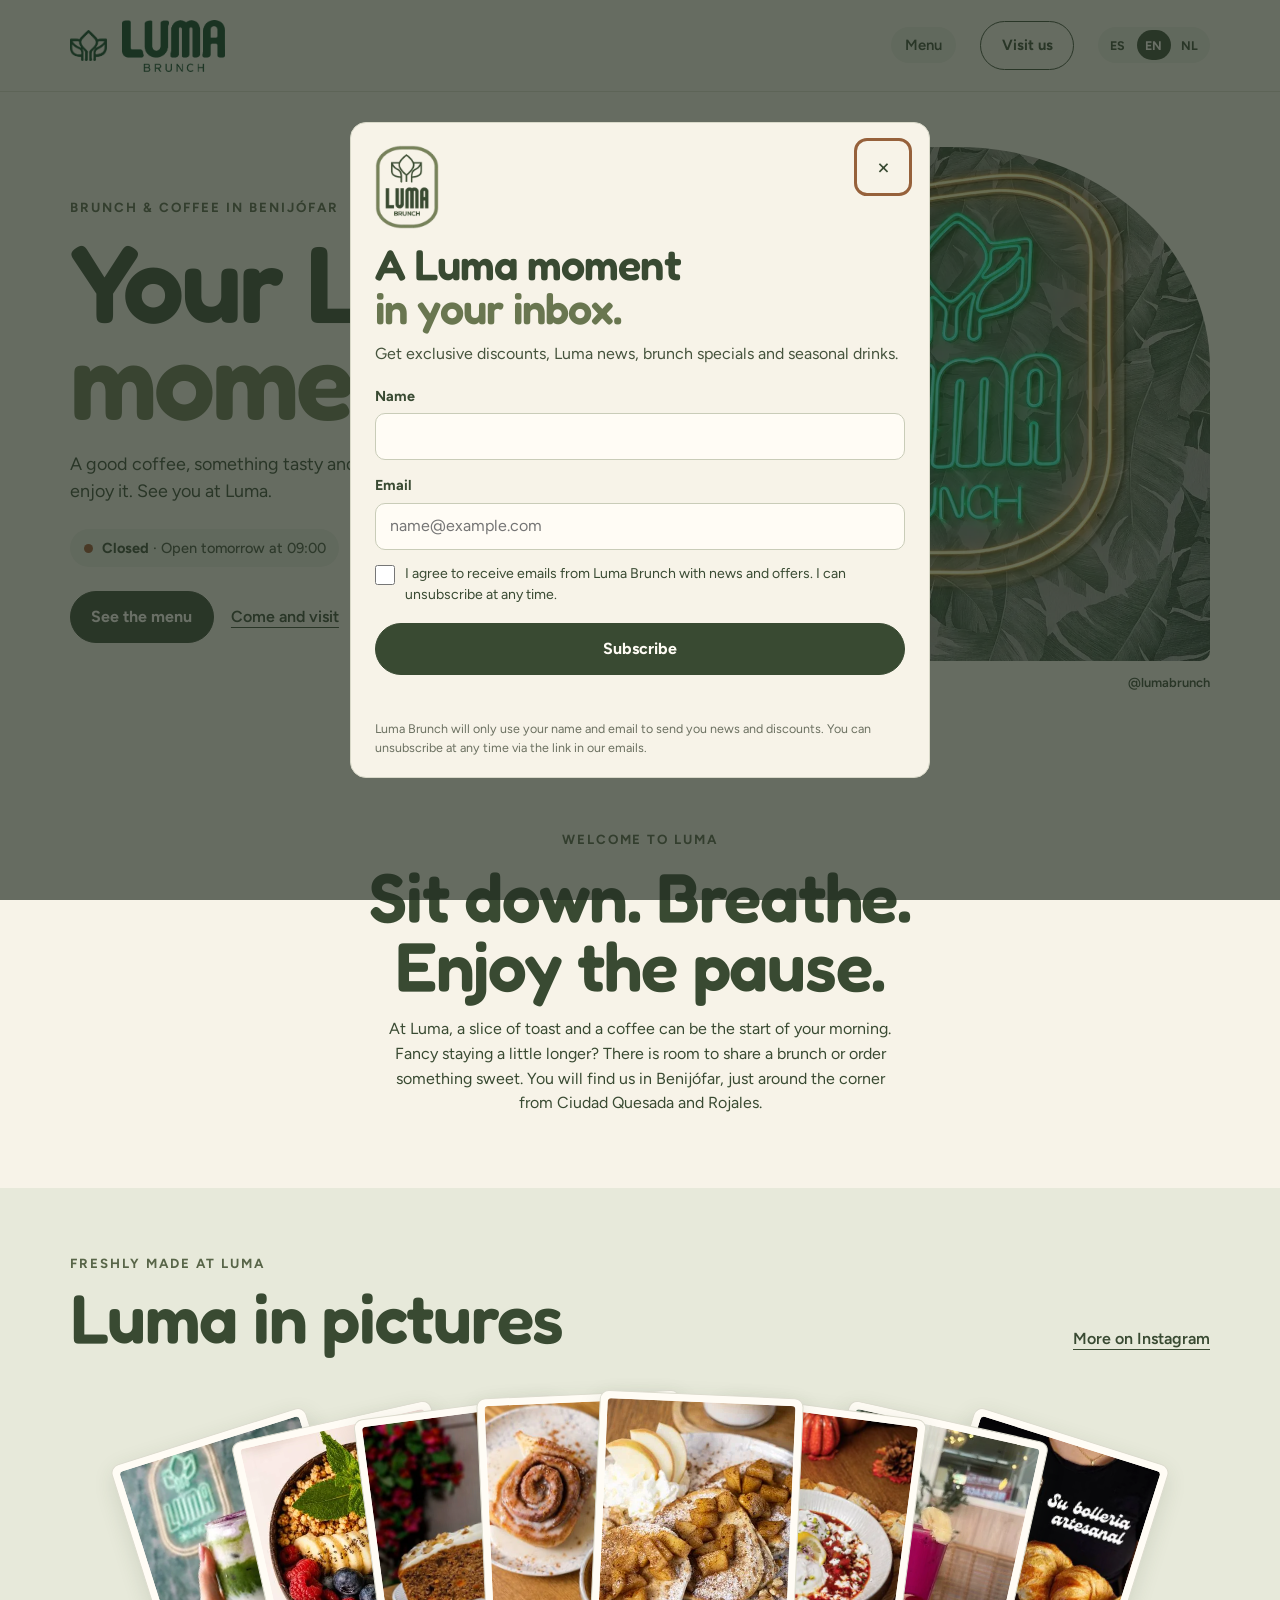
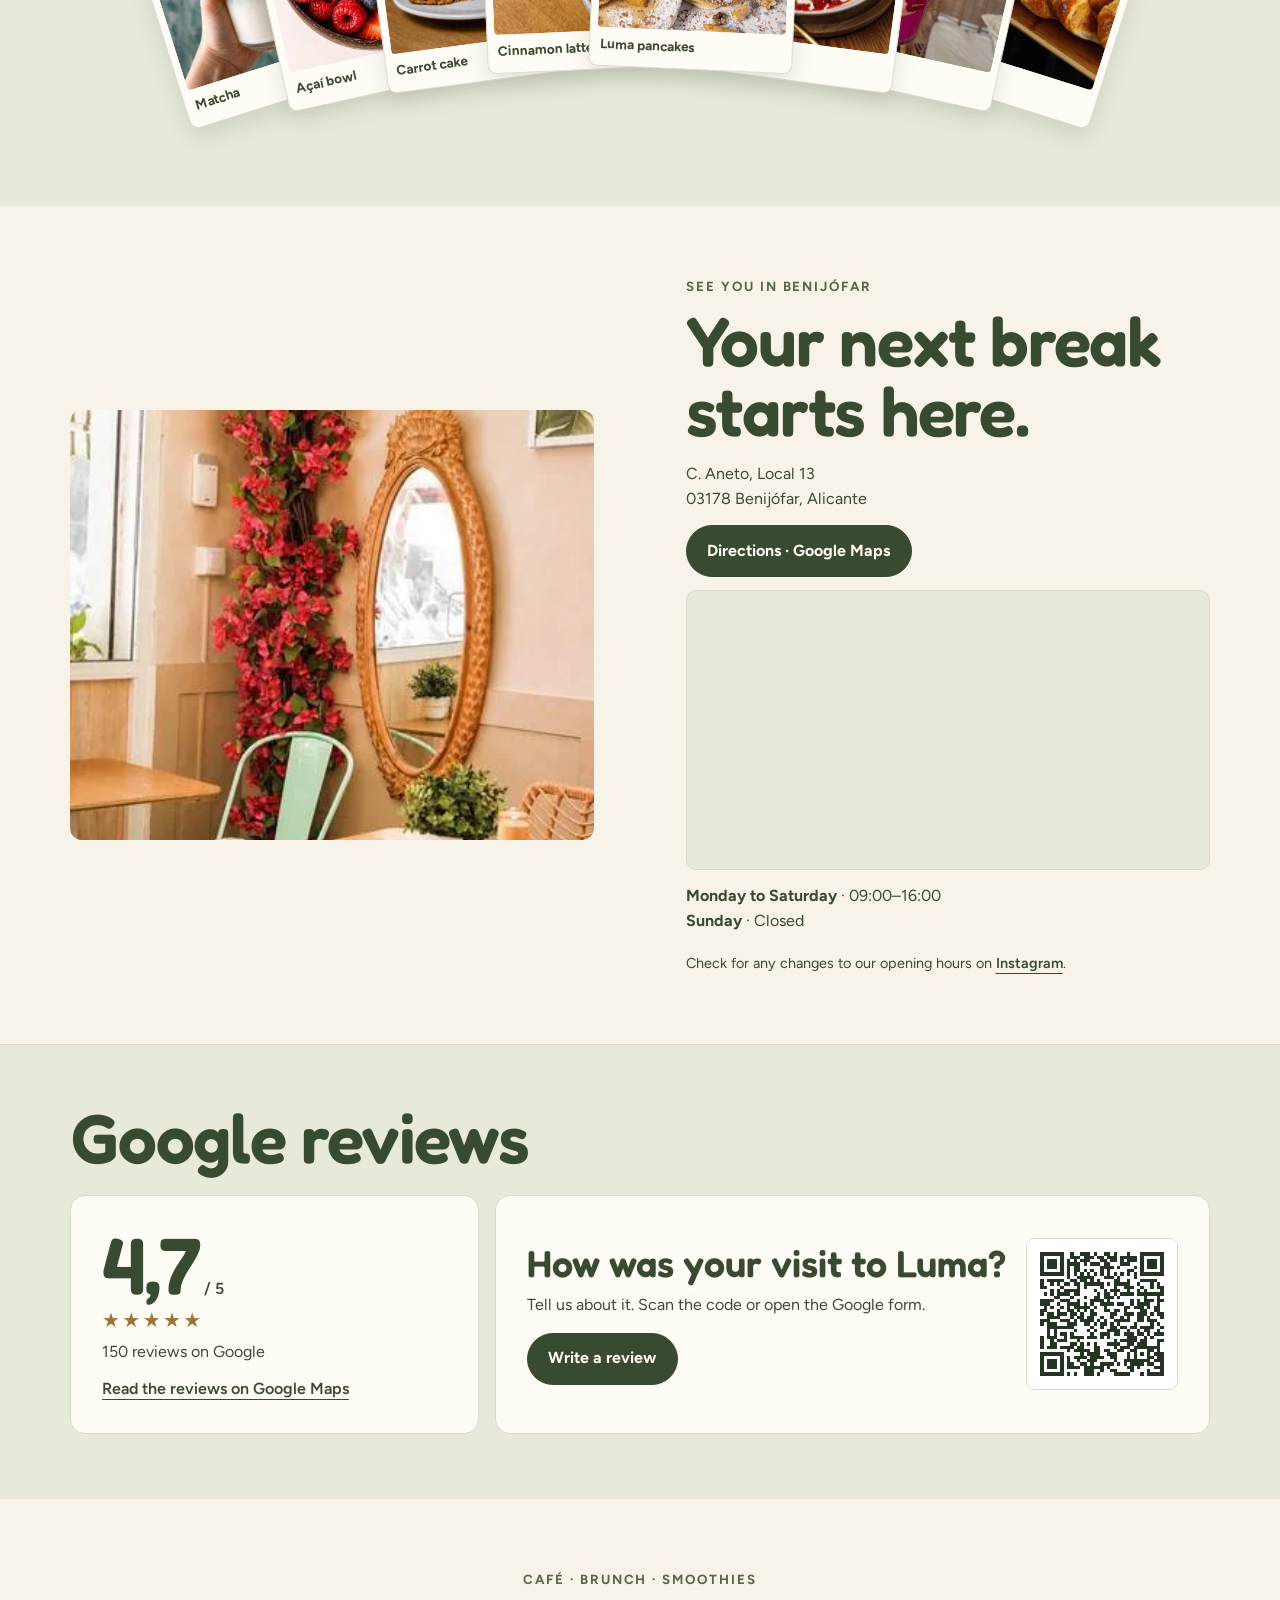
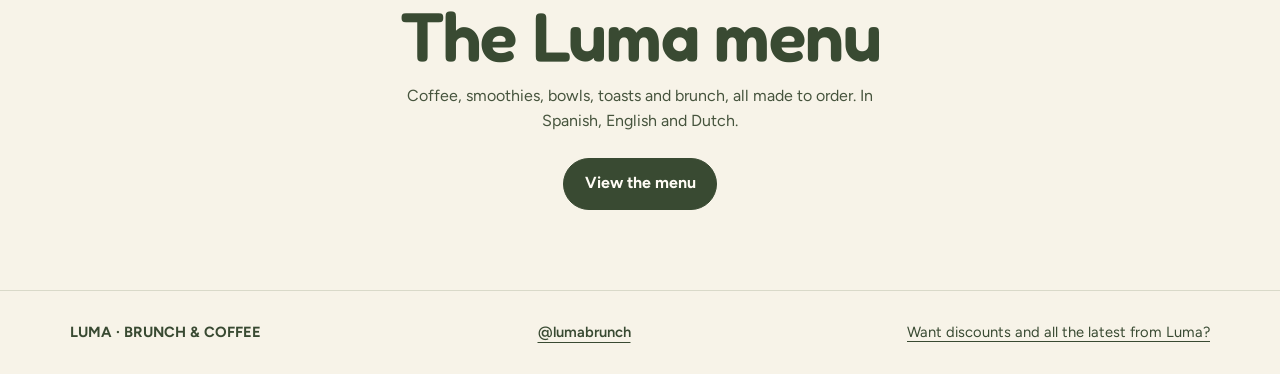
<file: index.html>
<!doctype html>
<html lang="es">
<head>
<meta charset="utf-8">
<meta name="viewport" content="width=device-width,initial-scale=1">
<meta name="google-site-verification" content="cE4vDG-liai5hOQlIfG9rS69vHkL8d6ks3oAklpCcnk">
<meta name="description" content="Brunch, desayunos y café en Benijófar, a un paso de Ciudad Quesada y Rojales. Tostadas, bowls, smoothies y zumos naturales. Lun–sáb 9:00–16:00.">
<link rel="canonical" href="https://luma-brunch.es/">
<link rel="alternate" hreflang="es" href="https://luma-brunch.es/">
<link rel="alternate" hreflang="en" href="https://luma-brunch.es/en/">
<link rel="alternate" hreflang="nl" href="https://luma-brunch.es/nl/">
<link rel="alternate" hreflang="x-default" href="https://luma-brunch.es/">
<script>/*taal-doorverwijzing*/(function(){try{if(/bot|crawl|spider|slurp|google|bing|lighthouse|facebookexternalhit|whatsapp|telegram|preview/i.test(navigator.userAgent))return;var q=new URLSearchParams(location.search).get('lang');if(q==='es'||q==='en'||q==='nl'){try{localStorage.setItem('luma-lang',q)}catch(e){}if(q==='es')return}var s=null;try{s=localStorage.getItem('luma-lang')}catch(e){}var l=q||s||((navigator.languages&&navigator.languages[0])||navigator.language||'es').slice(0,2).toLowerCase();if(l==='en'||l==='nl')location.replace('/'+l+'/'+location.search+location.hash)}catch(e){}})();</script>
<link rel="icon" href="favicon.ico" sizes="48x48">
<link rel="icon" type="image/png" sizes="96x96" href="home-assets/icon-96.png">
<link rel="icon" type="image/png" sizes="192x192" href="home-assets/icon-192.png">
<link rel="apple-touch-icon" href="apple-touch-icon.png">
<meta name="theme-color" content="#f7f3e8">
<title>Brunch y desayunos en Benijófar | Luma Brunch &amp; Coffee</title>
<meta property="og:type" content="restaurant">
<meta property="og:site_name" content="Luma Brunch">
<meta property="og:locale" content="es_ES">
<meta property="og:url" content="https://luma-brunch.es/">
<meta property="og:title" content="Luma Brunch · Brunch y café en Benijófar">
<meta property="og:description" content="Brunch, desayunos, smoothies y bowls preparados al momento. Lun–sáb 9:00–16:00, Calle Aneto, Benijófar.">
<meta property="og:image" content="https://luma-brunch.es/home-assets/luma-compartir.jpg">
<meta property="og:image:width" content="1200">
<meta property="og:image:height" content="630">
<meta property="og:image:alt" content="Tortitas de Luma Brunch con manzana y canela">
<meta name="twitter:card" content="summary_large_image">
<script type="application/ld+json">{"@context":"https://schema.org","@type":"Restaurant","@id":"https://luma-brunch.es/#restaurant","name":"Luma Brunch","alternateName":"Luma Brunch & Coffee","description":"Brunch, desayunos, café de especialidad, smoothies, bowls y zumos naturales preparados al momento en Benijófar (Alicante), junto a Ciudad Quesada y Rojales.","url":"https://luma-brunch.es/","image":["https://luma-brunch.es/home-assets/luma-compartir.jpg","https://luma-brunch.es/home-assets/luma-neon.webp","https://luma-brunch.es/home-assets/interior.webp"],"logo":"https://luma-brunch.es/home-assets/luma-logo.png","address":{"@type":"PostalAddress","streetAddress":"Calle Aneto, Local 13","addressLocality":"Benijófar","addressRegion":"Alicante","postalCode":"03178","addressCountry":"ES"},"geo":{"@type":"GeoCoordinates","latitude":38.08253,"longitude":-0.73414},"hasMap":"https://maps.google.com/maps?cid=3795068254731016623","openingHoursSpecification":[{"@type":"OpeningHoursSpecification","dayOfWeek":["Monday","Tuesday","Wednesday","Thursday","Friday","Saturday"],"opens":"09:00","closes":"16:00"}],"servesCuisine":["Brunch","Desayunos","Café","Smoothies y bowls"],"priceRange":"€","hasMenu":"https://luma-brunch.es/carta/","areaServed":["Benijófar","Ciudad Quesada","Rojales","Costa Blanca"],"sameAs":["https://www.instagram.com/lumabrunch/","https://www.tiktok.com/@lumabrunch","https://maps.google.com/maps?cid=3795068254731016623"]}</script>
<link rel="preconnect" href="https://fonts.googleapis.com">
<link rel="preconnect" href="https://fonts.gstatic.com" crossorigin>
<link rel="stylesheet" href="https://fonts.googleapis.com/css2?family=Fredoka:wght@500;600;700&family=Figtree:wght@400;500;600;700&display=swap">
<style>
:root{--cream:#f7f3e8;--green:#394a32;--olive:#77815a;--line:#d9d9c9;--soft:#e7e9da;--paper:#fffcf5;--headline:Fredoka,"Arial Rounded MT Bold",system-ui,sans-serif;--body:Figtree,system-ui,sans-serif}
*{box-sizing:border-box}html{scroll-behavior:smooth}body{margin:0;background:var(--cream);color:var(--green);font:1rem/1.55 var(--body)}
a{color:inherit;text-decoration:none}img{display:block;width:100%;height:auto}button{font:inherit;color:inherit}a:focus-visible,button:focus-visible{outline:3px solid #96613b;outline-offset:4px}figure,p,h1,h2{margin:0}
.wrap{width:min(1140px,calc(100% - 72px));margin-inline:auto}
.skip{position:absolute;top:-100px}.skip:focus{top:8px;left:8px;background:var(--paper);z-index:12;padding:.75rem}
header{border-bottom:1px solid var(--line)}.top{display:flex;align-items:center;justify-content:space-between;gap:24px;min-height:91px}.brand{display:flex;align-items:center;gap:10px}.brand .flower{width:37px;height:37px;object-fit:contain}.brand .wordmark{width:113px;height:52px;object-fit:contain}
nav,.actions{display:flex;align-items:center;gap:24px;flex-wrap:wrap}nav a{font-size:.925rem;font-weight:600}.nav-carta{display:inline-flex;align-items:center;min-height:36px;padding:0 14px;border-radius:100px;background:var(--soft)}.nav-carta:hover{background:#dde0cc}.langs{display:inline-flex;gap:2px;background:var(--soft);padding:3px;border-radius:100px}.langs a{min-width:34px;min-height:30px;display:inline-flex;align-items:center;justify-content:center;border-radius:100px;font-size:.78rem;font-weight:700;letter-spacing:.04em}.langs a[aria-current=true]{background:var(--green);color:var(--paper)}@media(max-width:430px){nav .button.outline{display:none}.langs a{min-width:30px}}
.button{display:inline-flex;align-items:center;justify-content:center;padding:.78rem 1.28rem;border-radius:100px;color:var(--paper);background:var(--green);border:1px solid var(--green);font-weight:700;min-height:44px}.outline{color:var(--green);background:transparent}.button:hover{background:#4d5d42;color:var(--paper)}.text-link{text-decoration:underline;text-underline-offset:5px;font-weight:600}
.eyebrow{font-weight:700;font-size:.83rem;letter-spacing:.15em;text-transform:uppercase;color:#586548}
.hero{padding-block:55px 59px;display:grid;grid-template-columns:1fr 1fr;gap:8%;align-items:center}.hero h1{font:600 clamp(4.2rem,8.5vw,8.15rem)/.89 var(--headline);letter-spacing:-.027em;margin:16px 0 22px}.hero h1 span{display:block;color:#697650}.intro{max-width:22rem;font-size:1.12rem}
.status{margin-top:24px;display:inline-flex;align-items:center;gap:9px;max-width:100%;padding:.48rem .85rem;border-radius:100px;background:var(--soft);font-weight:700;font-size:.91rem}.dot{width:9px;height:9px;border-radius:100%;background:#9b552e;flex:none}.status[data-state=open] .dot{background:#427345}.status .detail{font-weight:500;color:#46543d}
.hero h1 .hero-kicker{display:block;margin:0 0 16px;font:700 .83rem/1.55 var(--body);letter-spacing:.15em;text-transform:uppercase;color:#586548}.hero h1.hero-title-seo{margin-top:0}.actions{gap:17px;margin-top:24px}.hero-photo img{border-radius:48% 48% 10px 10px / 43% 43% 10px 10px;aspect-ratio:1.02;object-fit:cover}.hero-photo figcaption{display:flex;justify-content:space-between;gap:12px;margin-top:12px;font-size:.81rem;font-weight:600}

.welcome{text-align:center;padding:77px 0 72px}.welcome p:last-child{max-width:525px;margin:auto}.welcome h2{margin:12px 0 17px}
h2{font:600 clamp(2.5rem,5.4vw,4.6rem)/1 var(--headline);letter-spacing:-.018em}
.bar{background:var(--soft);padding:65px 0 62px;overflow:hidden}.bar h2{margin-top:9px}.bar-head{display:flex;align-items:end;justify-content:space-between;gap:20px}.bar-head .text-link{flex:none}
.fan{position:relative;height:clamp(240px,30vw,380px);margin:12px auto 0;max-width:1050px;isolation:isolate}.photo-card{--spread:clamp(55px,9vw,112px);--lift:12px;position:absolute;top:30px;left:50%;width:clamp(116px,16.8vw,204px);padding:7px 7px 11px;border:1px solid #dddccf;border-radius:9px;background:var(--paper);box-shadow:0 8px 22px #394a3226;text-align:left;cursor:pointer;transform:translateX(calc(-50% + var(--offset) * var(--spread))) translateY(calc(var(--distance) * var(--lift))) rotate(calc(var(--offset) * 5deg));z-index:calc(7 - var(--distance));transition:transform .28s ease,box-shadow .28s ease}
.photo-card img{aspect-ratio:.82;object-fit:cover;border-radius:4px}.photo-card span{display:block;padding:6px 3px 0;font-weight:700;font-size:.84rem}.photo-card:hover,.photo-card:focus-visible{z-index:10;transform:translateX(calc(-50% + var(--offset) * var(--spread))) translateY(calc(var(--distance) * var(--lift) - 13px)) rotate(0);box-shadow:0 13px 30px #394a3240}
.visit{display:grid;grid-template-columns:1fr 1fr;gap:8%;align-items:center;padding-block:70px}.visit img{border-radius:12px;aspect-ratio:1.22;object-fit:cover}.visit h2{margin:10px 0 17px}.visit address{font-style:normal}.hours{margin:14px 0 18px}.note{margin:15px 0 0;font-size:.9rem}
footer{border-top:1px solid var(--line);padding:22px 0}.footer{display:flex;align-items:center;justify-content:space-between;gap:14px;flex-wrap:wrap;font-size:.92rem}
dialog{border:1px solid var(--line);border-radius:12px;padding:14px;background:var(--paper);color:var(--green);max-width:min(90vw,620px);max-height:92dvh;overflow:auto}dialog::backdrop{background:#242e22c7}dialog img{max-height:69dvh;object-fit:contain;width:auto;max-width:100%;margin:auto;border-radius:6px}dialog figcaption{text-align:center;font-weight:700;margin-top:8px}dialog form{text-align:right;margin-bottom:8px}dialog button{cursor:pointer}
@media(max-width:850px){.bar{padding-bottom:44px}.bar-head{align-items:start;flex-direction:column}.fan{margin-top:10px}}
@media(max-width:700px){.wrap{width:calc(100% - 36px)}.top{min-height:72px;gap:10px}.brand .flower{width:29px;height:29px}.brand .wordmark{width:82px;height:38px}nav{gap:11px}nav .hide-small{display:none}nav .button{padding-inline:.83rem}.hero,.visit{grid-template-columns:1fr;gap:30px;padding-block:36px}.hero h1{font-size:clamp(3.65rem,14vw,5.3rem)}.hero-photo img{aspect-ratio:1.12}.welcome{padding-block:49px}.bar{padding-block:48px 34px}.fan{height:auto;display:flex;gap:9px;overflow-x:auto;scroll-snap-type:x mandatory;padding:8px 5px 16px;margin:17px -6px 0}.photo-card,.photo-card:hover,.photo-card:focus-visible{position:relative;inset:auto;flex:0 0 43%;max-width:175px;min-width:108px;transform:none;scroll-snap-align:start}.visit img{aspect-ratio:1.4}}
@media(prefers-reduced-motion:reduce){html{scroll-behavior:auto}.photo-card{transition:none}}

.reviews{background:var(--soft);border-top:1px solid var(--line);padding-block:58px 65px}
.reviews h2{margin:0 0 23px}
.review-grid{display:grid;grid-template-columns:minmax(0,.8fr) minmax(0,1.4fr);gap:16px}
.review-card{background:var(--paper);border:1px solid var(--line);border-radius:15px;padding:clamp(18px,3vw,31px)}
.review-rating{font:600 clamp(3rem,7vw,5rem)/.95 var(--headline);letter-spacing:-.03em;margin-bottom:6px}
.review-rating small{font:600 1rem var(--body);letter-spacing:0}
.review-stars{display:block;width:max-content;font-size:1.25rem;letter-spacing:.12em;line-height:1.1;color:#9a7537;margin-bottom:9px}
.review-card .text-link{display:inline-block;margin-top:12px}
.review-prompt{display:grid;grid-template-columns:minmax(0,1fr) clamp(110px,14vw,152px);gap:20px;align-items:center}
.review-prompt h3{font:600 clamp(1.55rem,3vw,2.35rem)/1.03 var(--headline);margin:0 0 10px}
.review-prompt .button{margin-top:15px}
.review-qr{display:block;background:white;border:1px solid var(--line);border-radius:9px;overflow:hidden}
.review-qr img{display:block;width:100%;height:auto;aspect-ratio:1}
@media(max-width:700px){.reviews{padding-block:44px 48px}.review-grid{grid-template-columns:1fr}}
@media(max-width:425px){.review-prompt{grid-template-columns:1fr}.review-qr{width:120px}}
.visit-map{display:block;width:100%;height:245px;margin:13px 0 0;border:1px solid var(--line);border-radius:10px;background:var(--soft)}
.menu-full{padding-block:60px;text-align:left}
.menu-full>h2{margin-bottom:20px}
.menu-language{display:flex;gap:8px;flex-wrap:wrap;margin-bottom:16px}
.menu-full button{cursor:pointer}

.menu-controls{position:sticky;top:0;z-index:11;background:var(--cream);padding:10px 0;border-block:1px solid var(--line)}
.menu-controls input{display:block;width:min(100%,380px);padding:10px 14px;border:1px solid #9ca288;border-radius:8px;background:var(--paper);color:var(--green);font:inherit}
.menu-categories{display:flex;flex-wrap:nowrap;gap:8px;overflow-x:auto;padding:8px 4px 3px}
.menu-categories a{white-space:nowrap;background:var(--paper);border:1px solid var(--line);padding:6px 12px;border-radius:99px;font-size:.9rem}
.menu-categories a[aria-current=true]{background:var(--green);color:var(--paper)}
.menu-category{padding-top:24px;scroll-margin-top:126px}
.menu-category h3{font:600 clamp(1.8rem,4vw,2.7rem)/1.05 var(--headline);margin:0 0 12px}
.menu-items{display:grid;grid-template-columns:repeat(2,minmax(0,1fr));gap:8px 16px}
.menu-item{border:1px solid var(--line);border-radius:10px;padding:10px 12px;background:var(--paper)}
.menu-item-heading{display:flex;justify-content:space-between;align-items:baseline;gap:10px}
.menu-item h4{margin:0;font-size:1rem}
.menu-item strong{white-space:nowrap}
.menu-item p,.menu-notes p{white-space:pre-line;margin:4px 0;font-size:.94rem}
.menu-notes{margin:10px 0 0}.menu-item img{max-width:250px;margin-top:8px;border-radius:8px}.menu-item summary{cursor:pointer}
.menu-empty{margin-top:18px}
@media(max-width:700px){.menu-full{padding-block:42px}.menu-items{grid-template-columns:1fr}}

.menu-lang-input{position:absolute;width:1px;height:1px;margin:0;overflow:hidden;clip-path:inset(50%)}
.menu-language label{cursor:pointer}
.menu-panel{display:none}
.menu-full [hidden]{display:none!important}
#luma-lang-es:checked~#luma-menu-es,#luma-lang-en:checked~#luma-menu-en,#luma-lang-nl:checked~#luma-menu-nl{display:block}
#luma-lang-es:checked~.menu-language [for=luma-lang-es],#luma-lang-en:checked~.menu-language [for=luma-lang-en],#luma-lang-nl:checked~.menu-language [for=luma-lang-nl]{background:var(--green);color:var(--paper)}
#luma-lang-es:focus-visible~.menu-language [for=luma-lang-es],#luma-lang-en:focus-visible~.menu-language [for=luma-lang-en],#luma-lang-nl:focus-visible~.menu-language [for=luma-lang-nl]{outline:3px solid #96613b;outline-offset:4px}
.menu-categories a[aria-current=true]{background:var(--green);color:var(--paper)}

.menu-link{text-align:center;padding:70px 0 80px}.menu-link h2{margin:12px 0 14px}.menu-link p:not(.eyebrow){max-width:30rem;margin:0 auto 24px;color:#46543d}
.newsletter-trigger{border:0;padding:8px 0;background:none;color:inherit;cursor:pointer;font:inherit;text-decoration:underline;text-underline-offset:4px}
.newsletter-dialog{box-sizing:border-box;width:min(580px,calc(100% - 24px));max-height:calc(100% - 24px);overflow:auto;padding:18px;border:1px solid #d9d9c9;border-radius:16px;background:#f7f3e8;color:#394a32}
.newsletter-dialog::backdrop{background:#232d22ad}
.newsletter-close{display:block;margin-left:auto;min-width:44px;min-height:44px;border:0;border-radius:6px;background:transparent;color:inherit;font-size:24px;cursor:pointer}
.newsletter-dialog .nl-top{display:flex;align-items:flex-start;justify-content:space-between;text-align:left;padding:4px 6px 14px;margin:0}.newsletter-dialog .nl-logo{width:64px;height:auto;display:block;margin:0}.newsletter-dialog .nl-top .newsletter-close{margin:0}
.newsletter-dialog .nl-form,.newsletter-dialog .nl-done{padding:0 6px 4px;margin:0;text-align:left}
.newsletter-dialog h2{font:600 clamp(2rem,6vw,2.7rem)/1 var(--headline);letter-spacing:-.018em;margin:0 0 12px}.newsletter-dialog h2 span{color:#697650}
.newsletter-dialog .nl-lead{font-size:1rem;margin:0 0 18px;color:#46543d}
.nl-field{display:block;margin-bottom:14px}.nl-field span{display:block;font-weight:700;font-size:.9rem;margin-bottom:6px}
.nl-field input{box-sizing:border-box;width:100%;min-height:46px;padding:.65rem .9rem;border:1px solid #c9ccb8;border-radius:10px;background:var(--paper);color:var(--green);font:inherit;font-size:1rem}
.nl-field input:focus-visible{outline:3px solid #96613b;outline-offset:2px;border-color:var(--green)}
.nl-check{display:flex;gap:10px;align-items:flex-start;margin:4px 0 18px;font-size:.88rem;line-height:1.45;cursor:pointer}.nl-check input{width:20px;height:20px;margin:1px 0 0;flex:none;accent-color:var(--green)}
.nl-hp{position:absolute!important;left:-9999px;width:1px;height:1px;overflow:hidden}
.nl-submit{width:100%;cursor:pointer;font-size:1rem}.nl-submit[disabled]{opacity:.6;cursor:wait}
.newsletter-dialog .nl-msg{min-height:1.2em;margin:10px 0 0;font-weight:600;color:#9b552e}
.newsletter-dialog .nl-legal{margin:14px 6px 2px;font-size:.78rem;color:#6c7161}
.newsletter-dialog p{margin:8px 0;font-size:13px}

.visit-directions{display:flex;align-items:center;gap:12px;flex-wrap:wrap;margin-top:14px}
.visit-directions .button{max-width:100%}
.visit-map{height:clamp(225px,34vw,280px)}
</style>
<link rel="stylesheet" href="tostada-options.css">
</head>
<body id="inicio">
<a class="skip" href="#contenido">Saltar al contenido</a>
<header>
  <div class="wrap top">
    <a class="brand" href="#inicio" aria-label="Luma Brunch"><img class="flower" src="home-assets/luma-flower.webp" alt=""><img class="wordmark" src="home-assets/luma-wordmark.webp" alt=""></a>
    <nav aria-label="Navegación principal">
      <a class="nav-carta" href="carta/">La carta</a><a class="button outline" href="#visitanos">Visítanos</a>
      <span class="langs" role="group" aria-label="Idioma / Language / Taal"><a href="/?lang=es" hreflang="es" lang="es" aria-current="true" data-lang="es">ES</a><a href="/en/" hreflang="en" lang="en" data-lang="en">EN</a><a href="/nl/" hreflang="nl" lang="nl" data-lang="nl">NL</a></span>
    </nav>
  </div>
</header>
<main id="contenido">
  <section class="wrap hero" aria-labelledby="hero-title">
    <div>
      <h1 id="hero-title" class="hero-title-seo"><span class="eyebrow hero-kicker">Brunch &amp; café en Benijófar</span>Tu momento <span>Luma.</span></h1>
      <p class="intro">Un café, algo rico y tiempo para disfrutar. Te esperamos en Luma.</p>
      <div class="status" id="opening-status" aria-live="polite"><span class="dot" aria-hidden="true"></span><span><span id="opening-label">Horario</span><span class="detail" id="opening-detail"> · Lun–sáb 09:00–16:00</span></span></div>
      <div class="actions"><a class="button" href="carta/">Descubre la carta</a><a class="text-link" href="#visitanos">Ven a conocernos</a></div>
    </div>
    <figure class="hero-photo"><img src="home-assets/luma-neon.webp" alt="Letrero luminoso de Luma Brunch en el interior del local, Benijófar" width="1000" height="1333" fetchpriority="high"><figcaption><span>Luma Brunch</span><span>@lumabrunch</span></figcaption></figure>
  </section>

  <section class="wrap welcome" aria-labelledby="welcome-title">
    <p class="eyebrow">Bienvenido a Luma</p>
    <h2 id="welcome-title">Siéntate. Respira.<br>Disfruta de la pausa.</h2>
    <p>En Luma, una tostada y un café pueden ser el comienzo de la mañana. Si vienes con ganas de quedarte un rato más, hay sitio para compartir un brunch o pedir algo dulce. Nos encuentras en Benijófar, a un paso de Ciudad Quesada y Rojales.</p>
  </section>
  <section class="bar" id="barra" aria-labelledby="bar-title">
    <div class="wrap">
      <div class="bar-head"><div><p class="eyebrow">Recién hecho en Luma</p><h2 id="bar-title">Luma en imágenes</h2></div><a class="text-link" href="https://www.instagram.com/lumabrunch/">Más en Instagram</a></div>
      <div class="fan">
        <button type="button" class="photo-card" style="--offset:-3.5;--distance:3" aria-haspopup="dialog"><img src="home-assets/matcha.webp" alt="" loading="lazy"><span>Matcha</span></button>
        <button type="button" class="photo-card" style="--offset:-2.5;--distance:2" aria-haspopup="dialog"><img src="home-assets/acai.webp" alt="" loading="lazy"><span>Açaí bowl</span></button>
        <button type="button" class="photo-card" style="--offset:-1.5;--distance:1" aria-haspopup="dialog"><img src="home-assets/carrot-cake.webp" alt="" loading="lazy"><span>Carrot cake</span></button>
        <button type="button" class="photo-card" style="--offset:-0.5;--distance:0" aria-haspopup="dialog"><img src="home-assets/cinnamon-latte.webp" alt="" loading="lazy"><span>Cinnamon latte</span></button>
        <button type="button" class="photo-card" style="--offset:0.5;--distance:0" aria-haspopup="dialog"><img src="home-assets/tortitas.webp" alt="" loading="lazy"><span>Tortitas de Luma</span></button>
        <button type="button" class="photo-card" style="--offset:1.5;--distance:1" aria-haspopup="dialog"><img src="home-assets/shakshuka.webp" alt="" loading="lazy"><span>Shakshuka</span></button>
        <button type="button" class="photo-card" style="--offset:2.5;--distance:2" aria-haspopup="dialog"><img src="home-assets/pink-dragon.webp" alt="" loading="lazy"><span>Pink Dragon</span></button>
        <button type="button" class="photo-card" style="--offset:3.5;--distance:3" aria-haspopup="dialog"><img src="home-assets/croissants.webp" alt="" loading="lazy"><span>Croissants</span></button>
      </div>
    </div>
  </section>
  <section class="wrap visit" id="visitanos" aria-labelledby="visit-title">
    <img src="home-assets/interior.webp" alt="Interior de Luma Brunch" loading="lazy">
    <div><p class="eyebrow">Nos vemos en Benijófar</p><h2 id="visit-title">Tu próxima pausa empieza aquí.</h2>
    <address>C. Aneto, Local 13<br>03178 Benijófar, Alicante</address>
    <div class="visit-directions"><a class="button" href="https://maps.google.com/maps?cid=3795068254731016623" target="_blank" rel="noopener">Cómo llegar · Google Maps</a></div>
    <iframe class="visit-map" src="https://www.google.com/maps?cid=3795068254731016623&amp;z=18&amp;hl=es&amp;output=embed" title="Luma Brunch · C. Aneto, Local 13, en Google Maps" loading="lazy" referrerpolicy="strict-origin-when-cross-origin" allowfullscreen></iframe>
    <p class="hours"><strong>Lunes a Sábado</strong> · 09:00–16:00<br><strong>Domingo</strong> · Cerrado</p>
    
    <p class="note">Consulta posibles cambios de horario en <a class="text-link" href="https://www.instagram.com/stories/highlights/18097013110652915/">Instagram</a>.</p></div>
  </section>

  <section class="reviews" id="resenas" aria-labelledby="reviews-title">
    <div class="wrap">
      <h2 id="reviews-title">Reseñas de Google</h2>
      <div class="review-grid">
        <div class="review-card">
          <p class="review-rating">4,7<small> / 5</small></p>
          <span class="review-stars" aria-hidden="true">★★★★★</span>
          <p>150 reseñas en Google</p>
          <a class="text-link" href="https://www.google.com/maps/search/?api=1&amp;query=Luma+Brunch+Calle+Aneto+13+Benijofar&amp;query_place_id=ChIJ2-4PcumvYw0Rr5madXjKqjQ" target="_blank" rel="noopener">Leer las reseñas en Google Maps</a>
        </div>
        <div class="review-card review-prompt">
          <div>
            <h3>¿Cómo fue tu visita a Luma?</h3>
            <p>Cuéntanos tu experiencia. Escanea el código o abre el formulario de Google.</p>
            <a class="button" href="https://search.google.com/local/writereview?placeid=ChIJ2-4PcumvYw0Rr5madXjKqjQ" target="_blank" rel="noopener">Escribir una reseña</a>
          </div>
          <a class="review-qr" href="https://search.google.com/local/writereview?placeid=ChIJ2-4PcumvYw0Rr5madXjKqjQ" target="_blank" rel="noopener" aria-label="Abrir el formulario de reseñas de Google">
            <img src="[data-uri]" alt="Código QR para escribir una reseña de Luma Brunch en Google" width="152" height="152" loading="lazy">
          </a>
        </div>
      </div>
    </div>
  </section>
<section class="wrap menu-full menu-link" id="carta" aria-labelledby="menu-title">
  <p class="eyebrow">Café · Brunch · Smoothies</p>
  <h2 id="menu-title">La carta de Luma</h2>
  <p>Cafés, smoothies, bowls, tostadas y brunch, todo preparado al momento. En español, English y Nederlands.</p>
  <a class="button" href="carta/">Ver la carta</a>
</section>
</main>
<footer><div class="wrap footer"><strong>LUMA · BRUNCH &amp; COFFEE</strong><a class="text-link" href="https://www.instagram.com/lumabrunch/">@lumabrunch</a><button class="newsletter-trigger" id="newsletter-trigger" type="button" aria-haspopup="dialog">¿Quieres descuentos y todas las novedades de Luma?</button></div></footer>
<dialog id="newsletter" class="newsletter-dialog" aria-labelledby="nl-title">
  <form method="dialog" class="nl-top"><img class="nl-logo" src="home-assets/luma-badge.webp" alt="Luma Brunch" width="84" height="111"><button class="newsletter-close" aria-label="Cerrar" autofocus>×</button></form>
  <form class="nl-form" id="nl-form" novalidate>
    <h2 id="nl-title">Un momento Luma<br><span>en tu correo.</span></h2>
    <p class="nl-lead">Recibe descuentos exclusivos, las novedades de Luma, los especiales de brunch y las bebidas de temporada.</p>
    <label class="nl-field"><span>Nombre</span><input name="naam" type="text" autocomplete="given-name" maxlength="100"></label>
    <label class="nl-field"><span>Correo electrónico</span><input name="email" type="email" autocomplete="email" placeholder="nombre@ejemplo.com" required maxlength="254"></label>
    <label class="nl-hp" aria-hidden="true">Web<input name="web" type="text" tabindex="-1" autocomplete="off"></label>
    <label class="nl-check"><input name="toestemming" type="checkbox" required><span>Acepto recibir correos de Luma Brunch con novedades y ofertas. Puedo darme de baja en cualquier momento.</span></label>
    <button class="button nl-submit" type="submit">Suscribirme</button>
    <p class="nl-msg" role="status" aria-live="polite"></p>
  </form>
  <div class="nl-done" hidden>
    <h2>¡Gracias! <span>💚</span></h2>
    <p>Ya estás en la lista. Muy pronto recibirás nuestras novedades.</p>
  </div>
  <p class="nl-legal">Luma Brunch usará tu nombre y correo solo para enviarte novedades y descuentos. Puedes darte de baja en cualquier momento desde el enlace de nuestros correos.</p>
</dialog>
<dialog id="photo-dialog" aria-labelledby="photo-title">
  <form method="dialog"><button class="button outline">Cerrar</button></form>
  <figure><img id="full-photo" alt=""><figcaption id="photo-title"></figcaption></figure>
</dialog>
<script>
document.querySelectorAll('.langs a').forEach(a => a.addEventListener('click', () => { try { localStorage.setItem('luma-lang', a.dataset.lang); } catch (e) {} }));
const localClock = new Intl.DateTimeFormat("en-GB", {
  timeZone: "Europe/Madrid", weekday: "short", hour: "2-digit", minute: "2-digit", hourCycle: "h23"
});

function openingStatus(date) {
  const parts = Object.fromEntries(localClock.formatToParts(date).map(({type, value}) => [type, value]));
  const minutes = Number(parts.hour) * 60 + Number(parts.minute);
  if (parts.weekday === "Sun") return ["closed", "Cerrado", "Abrimos mañana a las 09:00"];
  if (minutes < 540) return ["closed", "Cerrado", "Abrimos hoy a las 09:00"];
  if (minutes < 960) return ["open", "Abierto ahora", "Hasta las 16:00"];
  return ["closed", "Cerrado", parts.weekday === "Sat" ? "Abrimos el lunes a las 09:00" : "Abrimos mañana a las 09:00"];
}

function updateHours() {
  const [state, label, detail] = openingStatus(new Date());
  document.getElementById("opening-status").dataset.state = state;
  const labelNode = document.getElementById("opening-label");
  const detailNode = document.getElementById("opening-detail");
  if (labelNode.textContent !== label) labelNode.textContent = label;
  if (detailNode.textContent !== " · " + detail) detailNode.textContent = " · " + detail;
}

updateHours();
setInterval(updateHours, 15000);
document.addEventListener("visibilitychange", updateHours);

const dialog = document.getElementById("photo-dialog");
const fullPhoto = document.getElementById("full-photo");
const title = document.getElementById("photo-title");
document.querySelectorAll(".photo-card").forEach(card => {
  card.addEventListener("click", () => {
    fullPhoto.src = card.querySelector("img").src;
    title.textContent = card.querySelector("span").textContent;
    dialog.showModal();
  });
});
dialog.addEventListener("click", event => {
  if (event.target === dialog) dialog.close();
});
</script>


<script>
document.querySelectorAll('.menu-panel').forEach(panel => {
  const search = panel.querySelector('input[type=search]');
  const categories = [...panel.querySelectorAll('.menu-category')];
  const navigation = panel.querySelector('.menu-categories');
  const links = [...navigation.querySelectorAll('a')];
  const empty = panel.querySelector('.menu-empty');
  search.hidden = false;

  function filter() {
    const query = search.value.trim().toLocaleLowerCase(panel.lang);
    for (const category of categories) {
      const items = [...category.querySelectorAll('.menu-item')];
      for (const item of items) {
        const name = item.querySelector('h4').textContent;
        const description = item.querySelector('p')?.textContent ?? '';
        item.hidden = !(name + ' ' + description).toLocaleLowerCase(panel.lang).includes(query);
      }
      const notes = category.querySelector('.menu-notes');
      if (notes) notes.hidden = Boolean(query);
      category.hidden = items.every(item => item.hidden);
    }
    empty.hidden = categories.some(category => !category.hidden);
  }

  search.addEventListener('input', filter);
  navigation.addEventListener('click', event => {
    if (event.target.closest('a') && search.value) {
      search.value = '';
      filter();
    }
  });

  const controls = panel.querySelector('.menu-controls');
  let current;
  function highlight() {
    if (!panel.getClientRects().length) return;
    const threshold = controls.getBoundingClientRect().bottom + 30;
    let next;
    if (!search.value.trim()) {
      for (const category of categories) {
        if (category.getBoundingClientRect().top > threshold) break;
        next = category.id;
      }
    }
    if (next === current) return;
    current = next;
    for (const link of links) {
      if (link.hash === '#' + current) {
        link.setAttribute('aria-current','true');
        const offset = link.getBoundingClientRect().left - navigation.getBoundingClientRect().left;
        if (offset < 0 || offset + link.offsetWidth > navigation.clientWidth) navigation.scrollLeft += offset - 5;
      } else {
        link.removeAttribute('aria-current');
      }
    }
  }
  let queued = false;
  window.addEventListener('scroll', () => {
    if (queued) return;
    queued = true;
    requestAnimationFrame(() => {
      queued = false;
      highlight();
    });
  }, {passive:true});
  search.addEventListener('input', highlight);
});
</script>
<script>
(() => {
  const SUPABASE_URL = 'https://gkrdhidgaimvnjbrkpqh.supabase.co';
  const SUPABASE_KEY = 'sb_publishable_pi4sOvXDpl67TLaq5E_BWQ_-N1vnGEa';
  const dialog = document.getElementById('newsletter');
  const form = document.getElementById('nl-form');
  const done = dialog.querySelector('.nl-done');
  const msg = form.querySelector('.nl-msg');
  const btn = form.querySelector('.nl-submit');
  const params = new URLSearchParams(location.search);
  let bron = ['qr','instagram','tiktok'].includes(params.get('suscribir')) ? params.get('suscribir') : 'website';
  const taal = () => {
    const v = document.documentElement.lang;
    return ['es','en','nl'].includes(v) ? v : 'es';
  };
  const open = () => dialog.showModal();
  document.getElementById('newsletter-trigger').addEventListener('click', open);
  if (params.has('suscribir')) addEventListener('load', open);
  dialog.addEventListener('click', e => { if (e.target === dialog) dialog.close(); });

  // Automatisch openen na 60% scrollen: per apparaat hooguit 1x; na sluiten 30 dagen niet, na inschrijven nooit.
  const KEY = 'luma-nl-auto', DAG = 864e5;
  let geheugen = null;
  const lees = () => { try { return localStorage.getItem(KEY); } catch (e) { return geheugen; } };
  const bewaar = v => { geheugen = v; try { localStorage.setItem(KEY, v); } catch (e) {} };
  const status = lees();
  const mag = !params.has('suscribir') && status !== 'ingeschreven' && !(status && Date.now() - Number(status) < 30 * DAG);
  if (mag) {
    const check = () => {
      const max = document.documentElement.scrollHeight - innerHeight;
      if (max <= 0 || scrollY / max < 0.6) return;
      if (document.querySelector('dialog[open]')) return;
      removeEventListener('scroll', check);
      bron = 'website-scroll';
      bewaar(String(Date.now()));
      dialog.showModal();
    };
    addEventListener('scroll', check, { passive: true });
  }
  form.addEventListener('submit', async (e) => {
    e.preventDefault();
    msg.textContent = '';
    if (form.web.value) return;
    const email = form.email.value.trim();
    if (!/^[^@\s]+@[^@\s]+\.[^@\s]+$/.test(email)) { msg.textContent = 'Revisa tu correo electrónico.'; form.email.focus(); return; }
    if (!form.toestemming.checked) { msg.textContent = 'Marca la casilla para poder suscribirte.'; return; }
    btn.disabled = true; btn.textContent = 'Enviando…';
    try {
      const r = await fetch(SUPABASE_URL + '/rest/v1/rpc/aanmelden', {
        method: 'POST',
        headers: { 'Content-Type': 'application/json', apikey: SUPABASE_KEY },
        body: JSON.stringify({ p_email: email, p_naam: form.naam.value.trim(), p_taal: taal(), p_bron: bron, p_toestemming: true })
      });
      if (!r.ok) throw new Error(r.status);
      form.hidden = true; done.hidden = false; bewaar('ingeschreven');
    } catch (err) {
      msg.textContent = 'Algo ha fallado. Inténtalo de nuevo en un momento.';
    } finally {
      btn.disabled = false; btn.textContent = 'Suscribirme';
    }
  });
})();
</script>
</body>
</html>
</file>
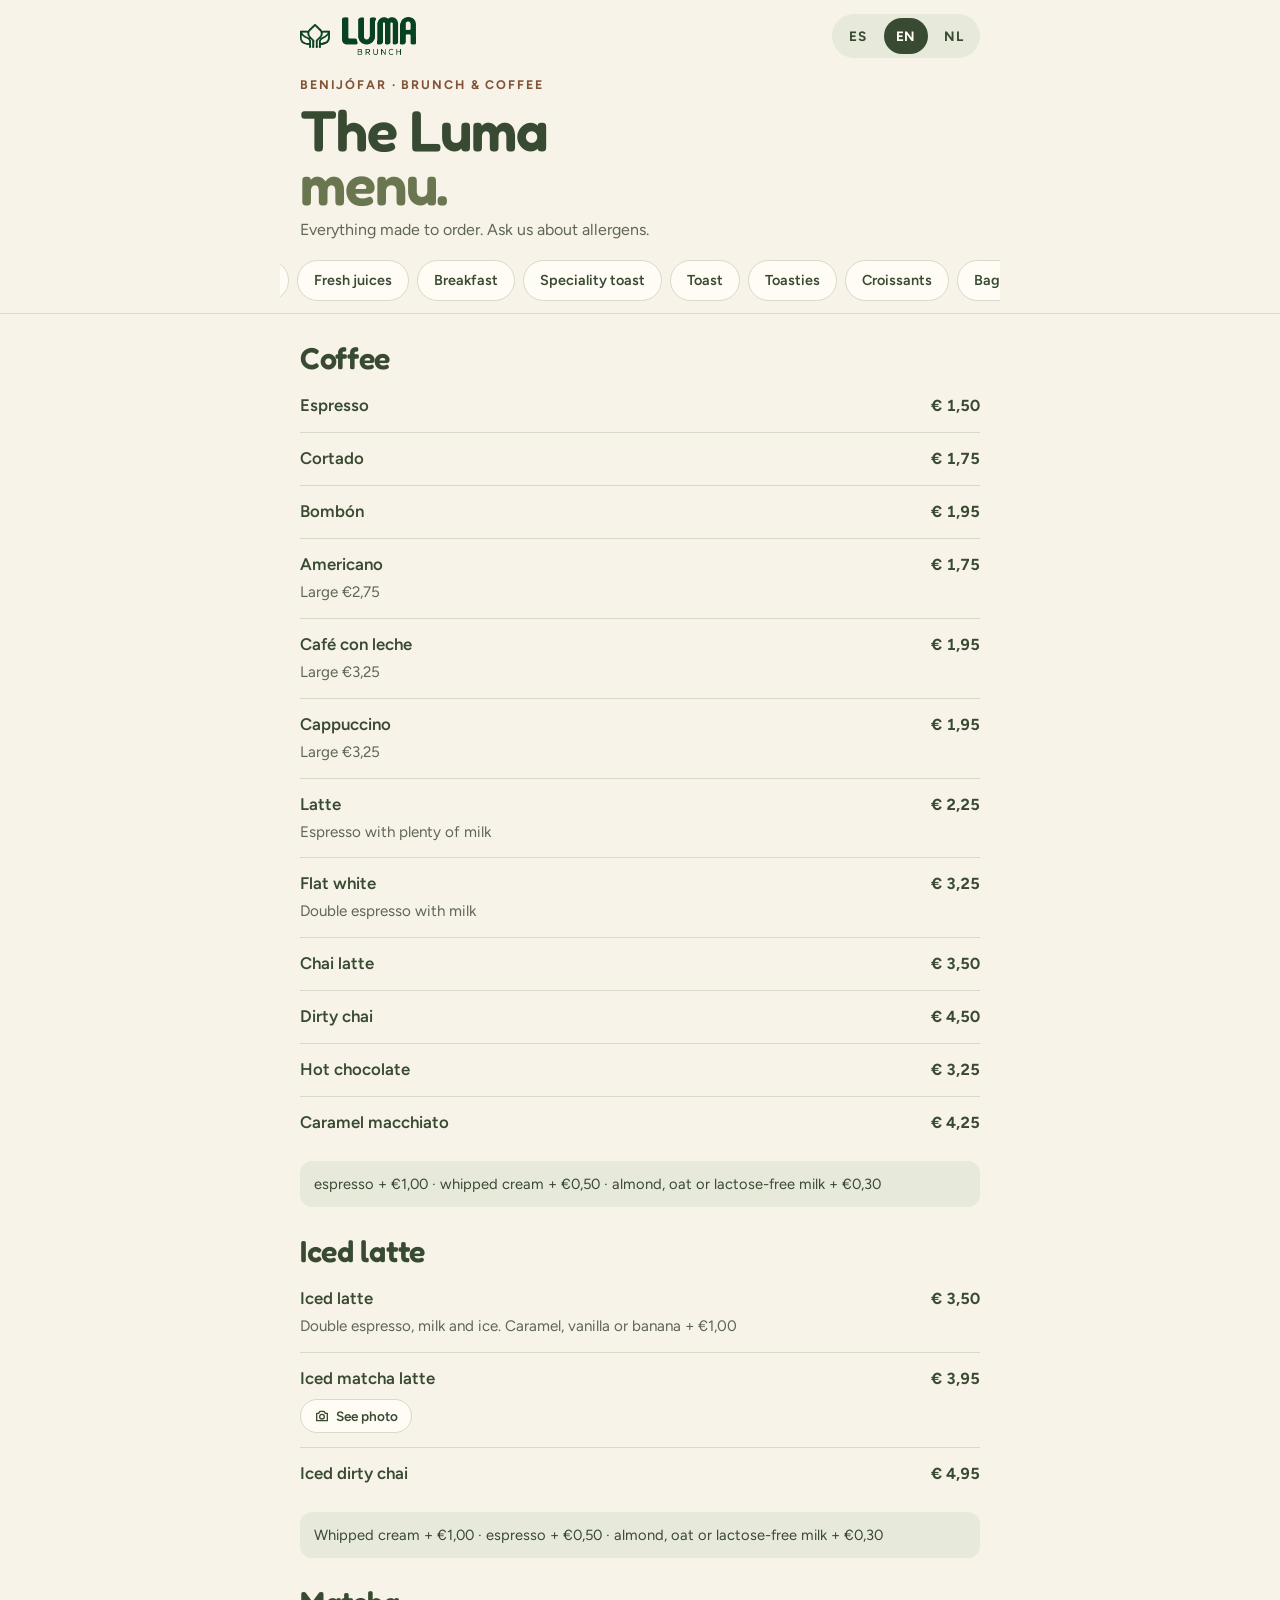
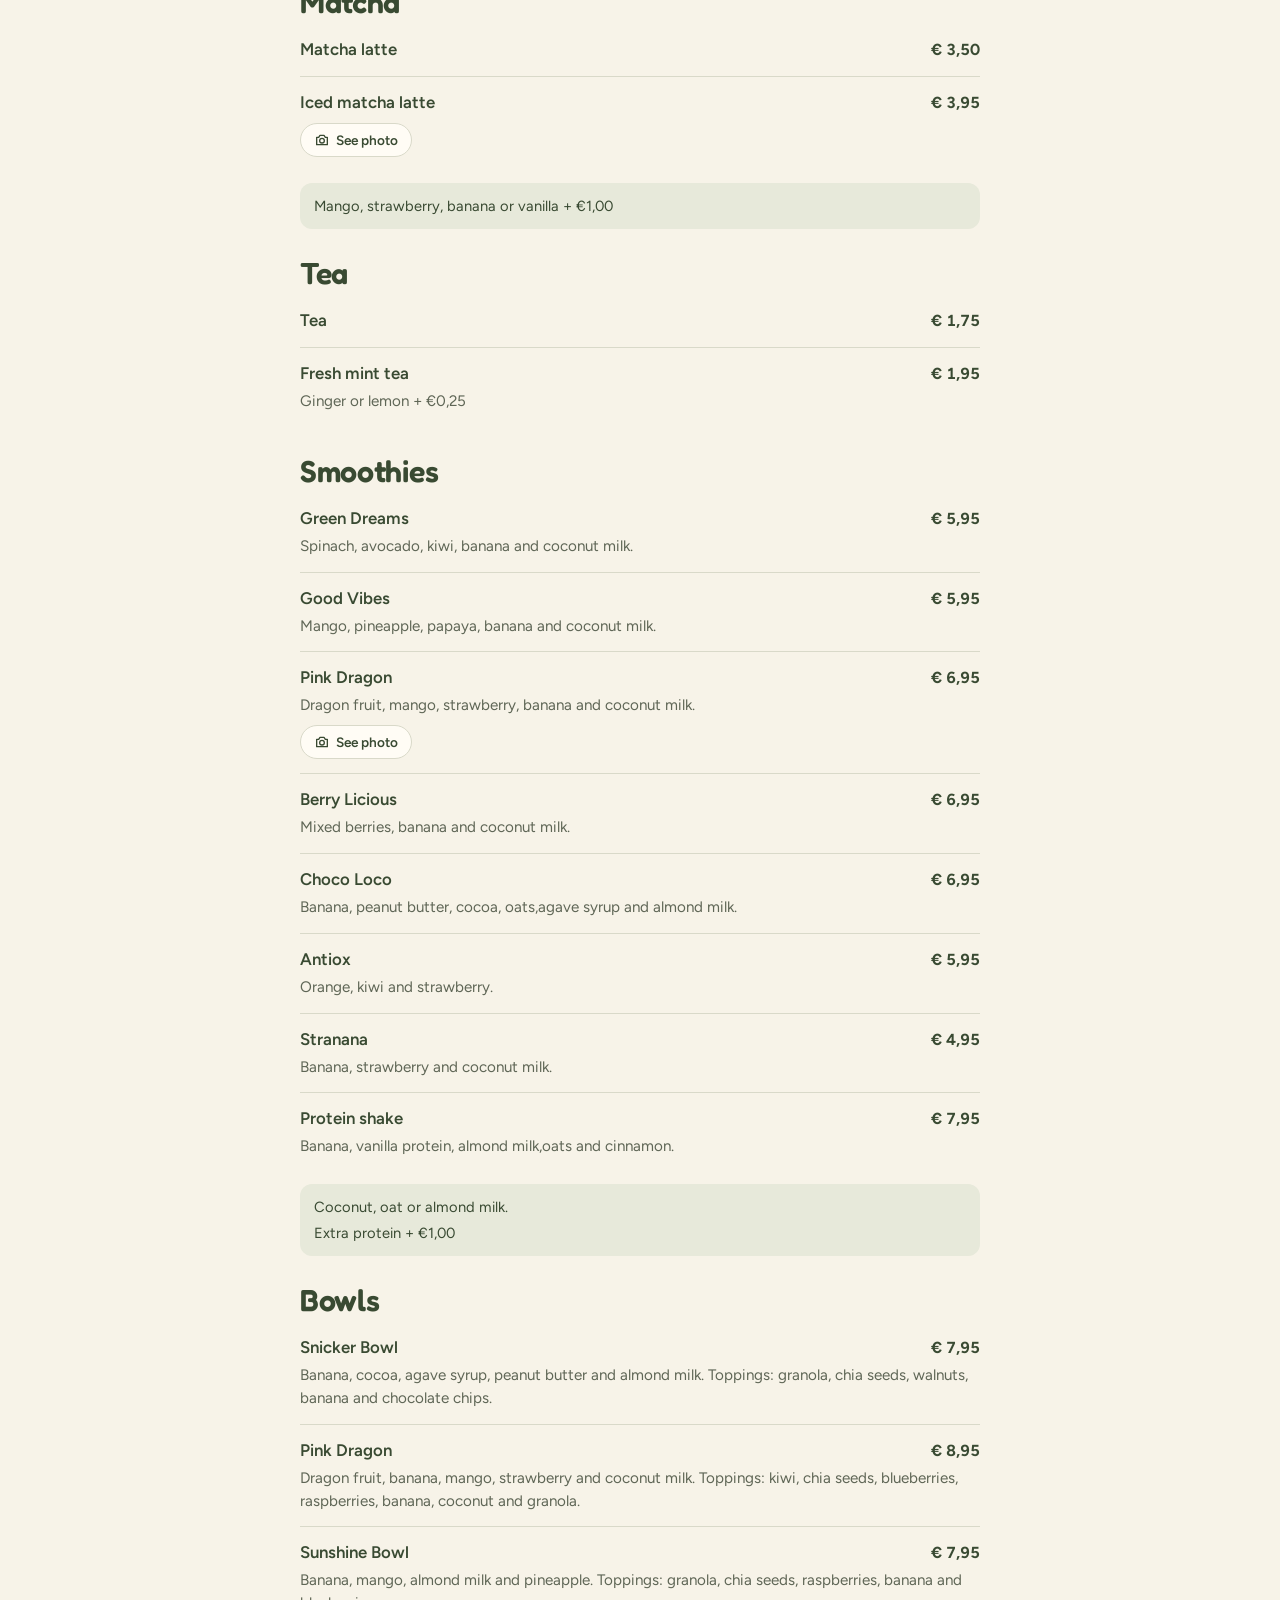
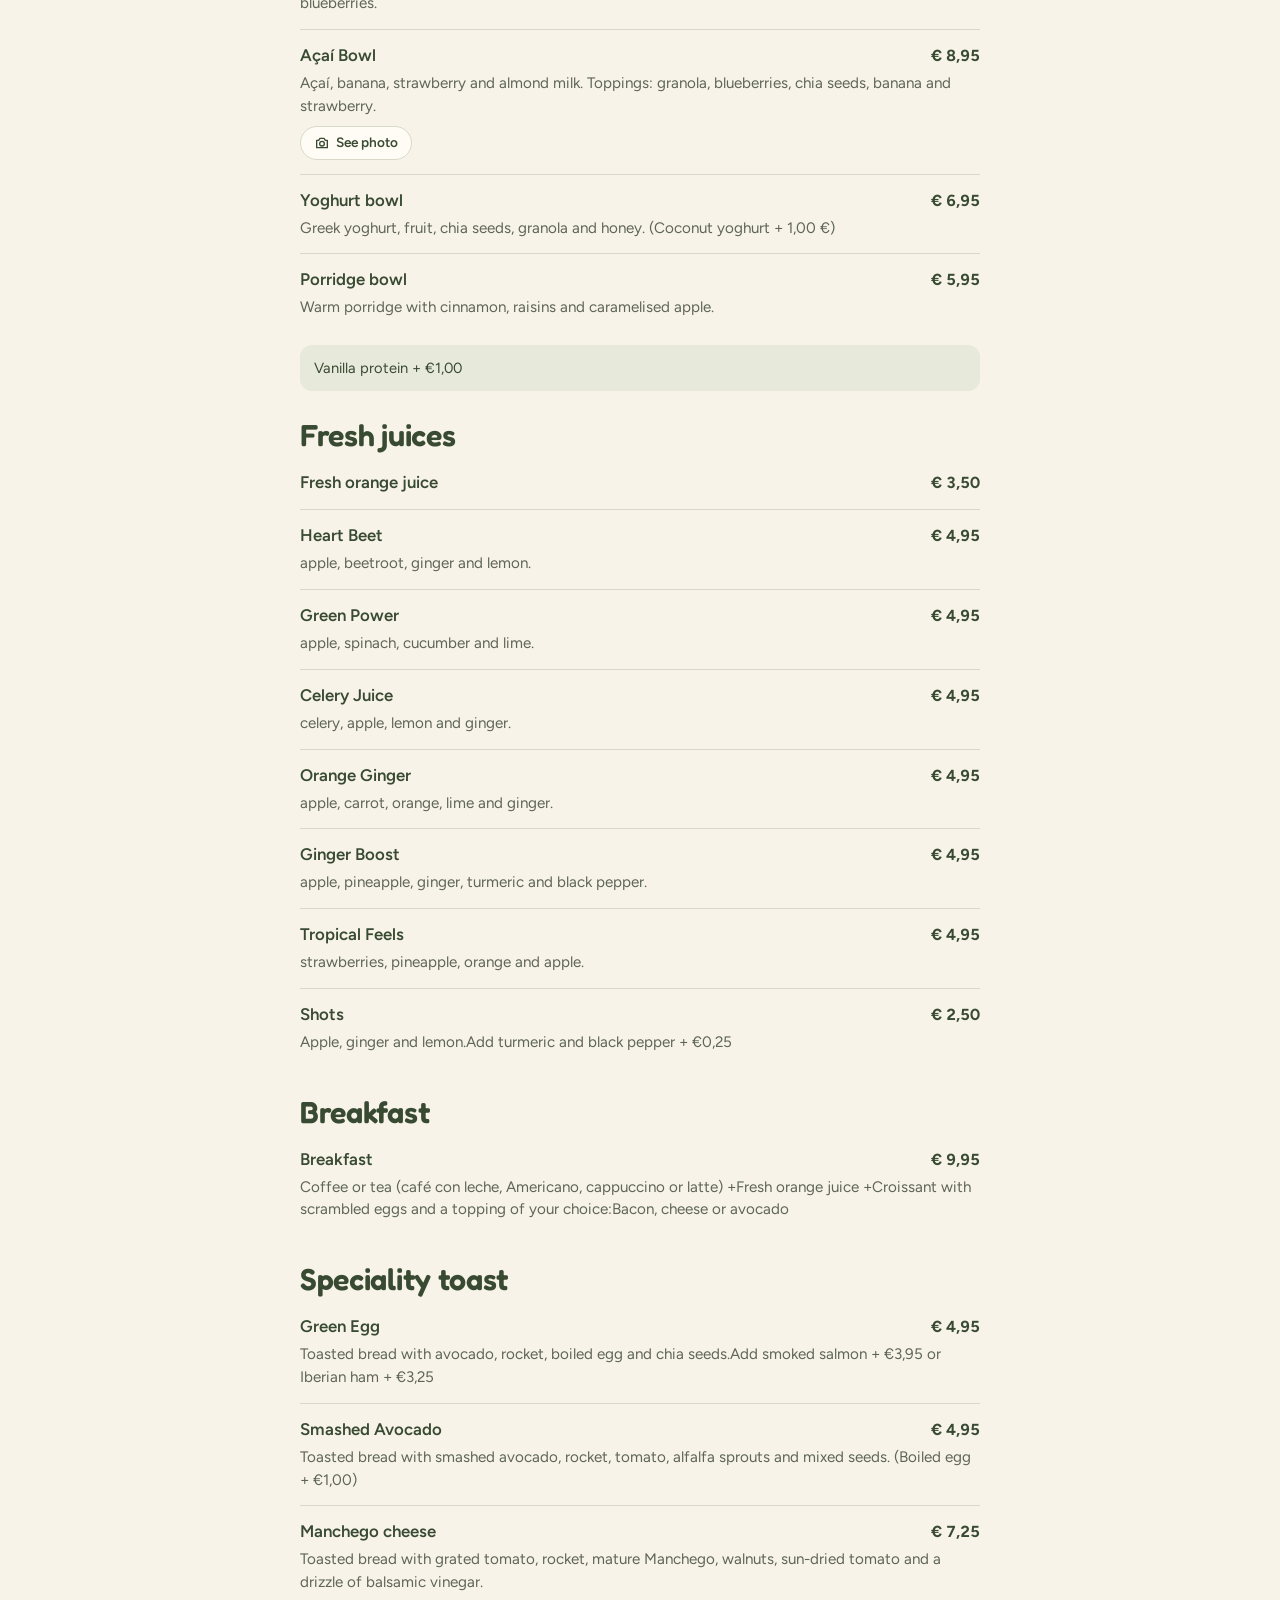
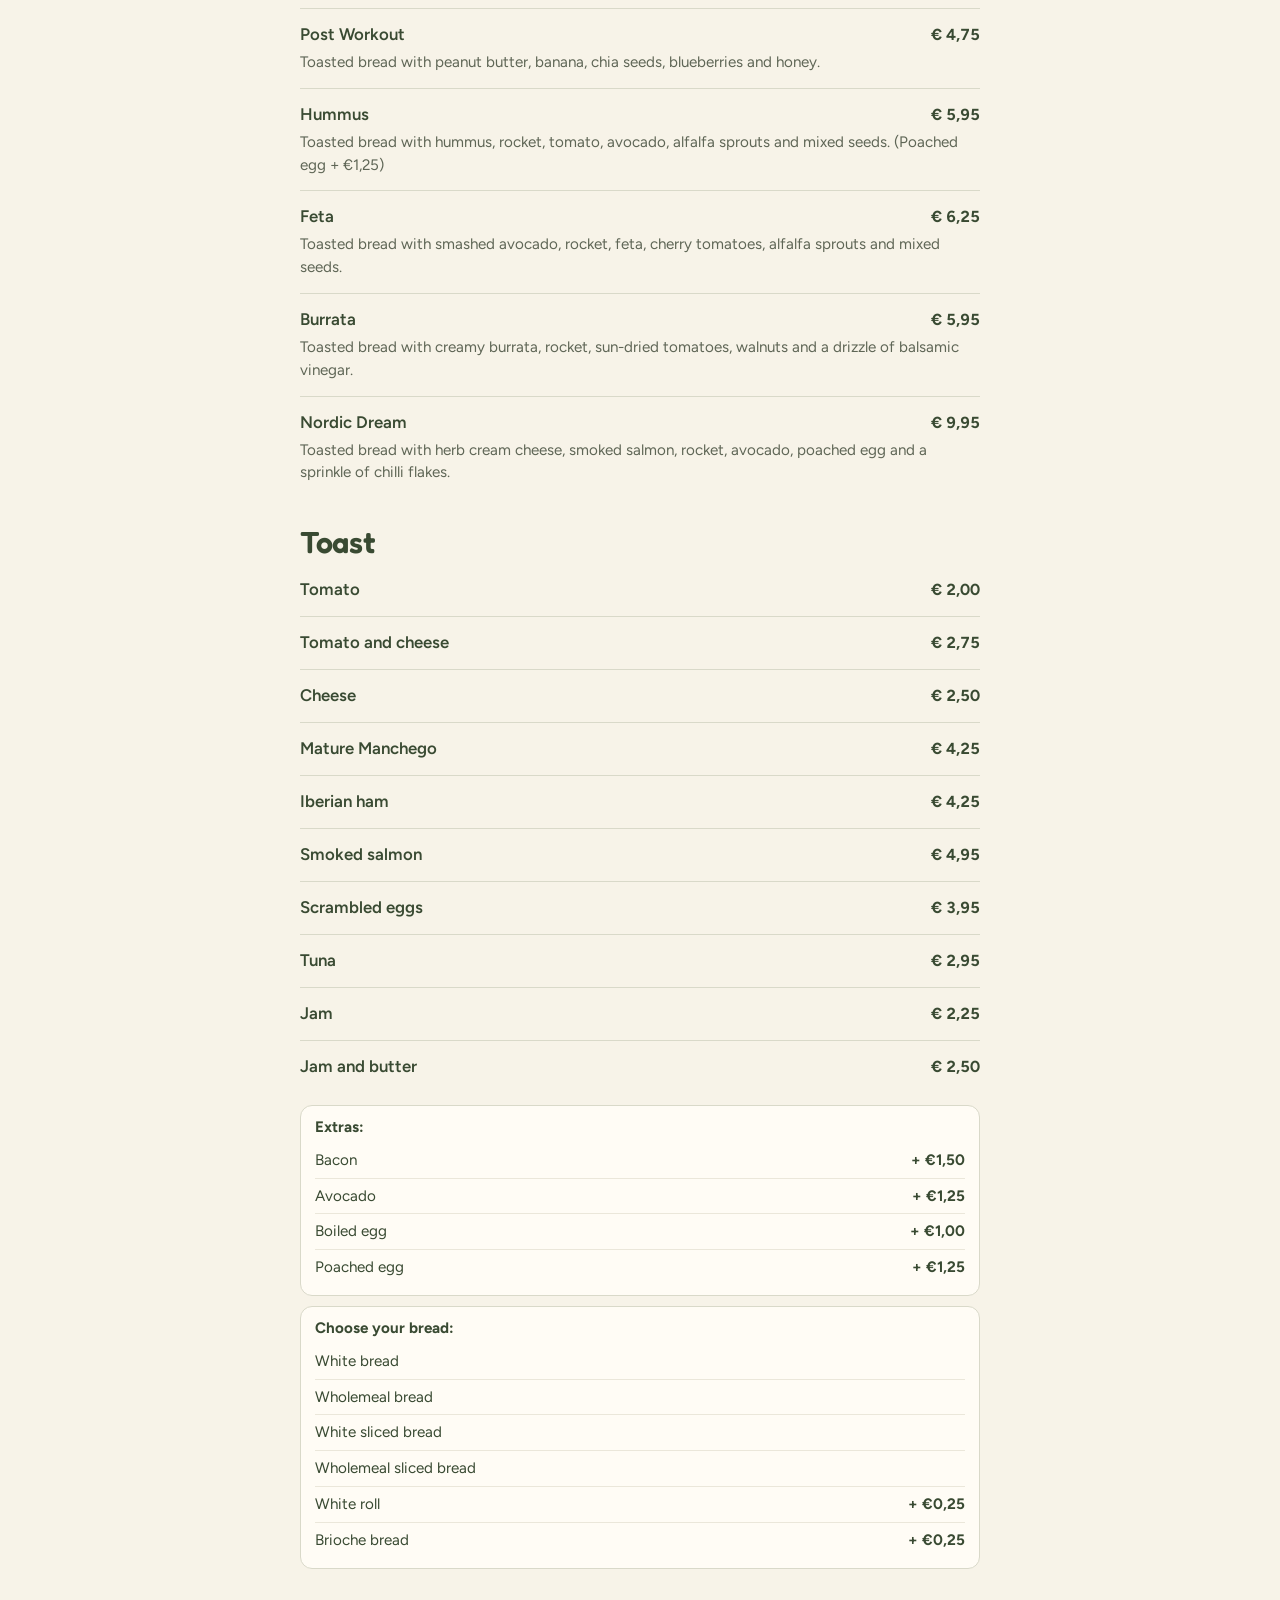
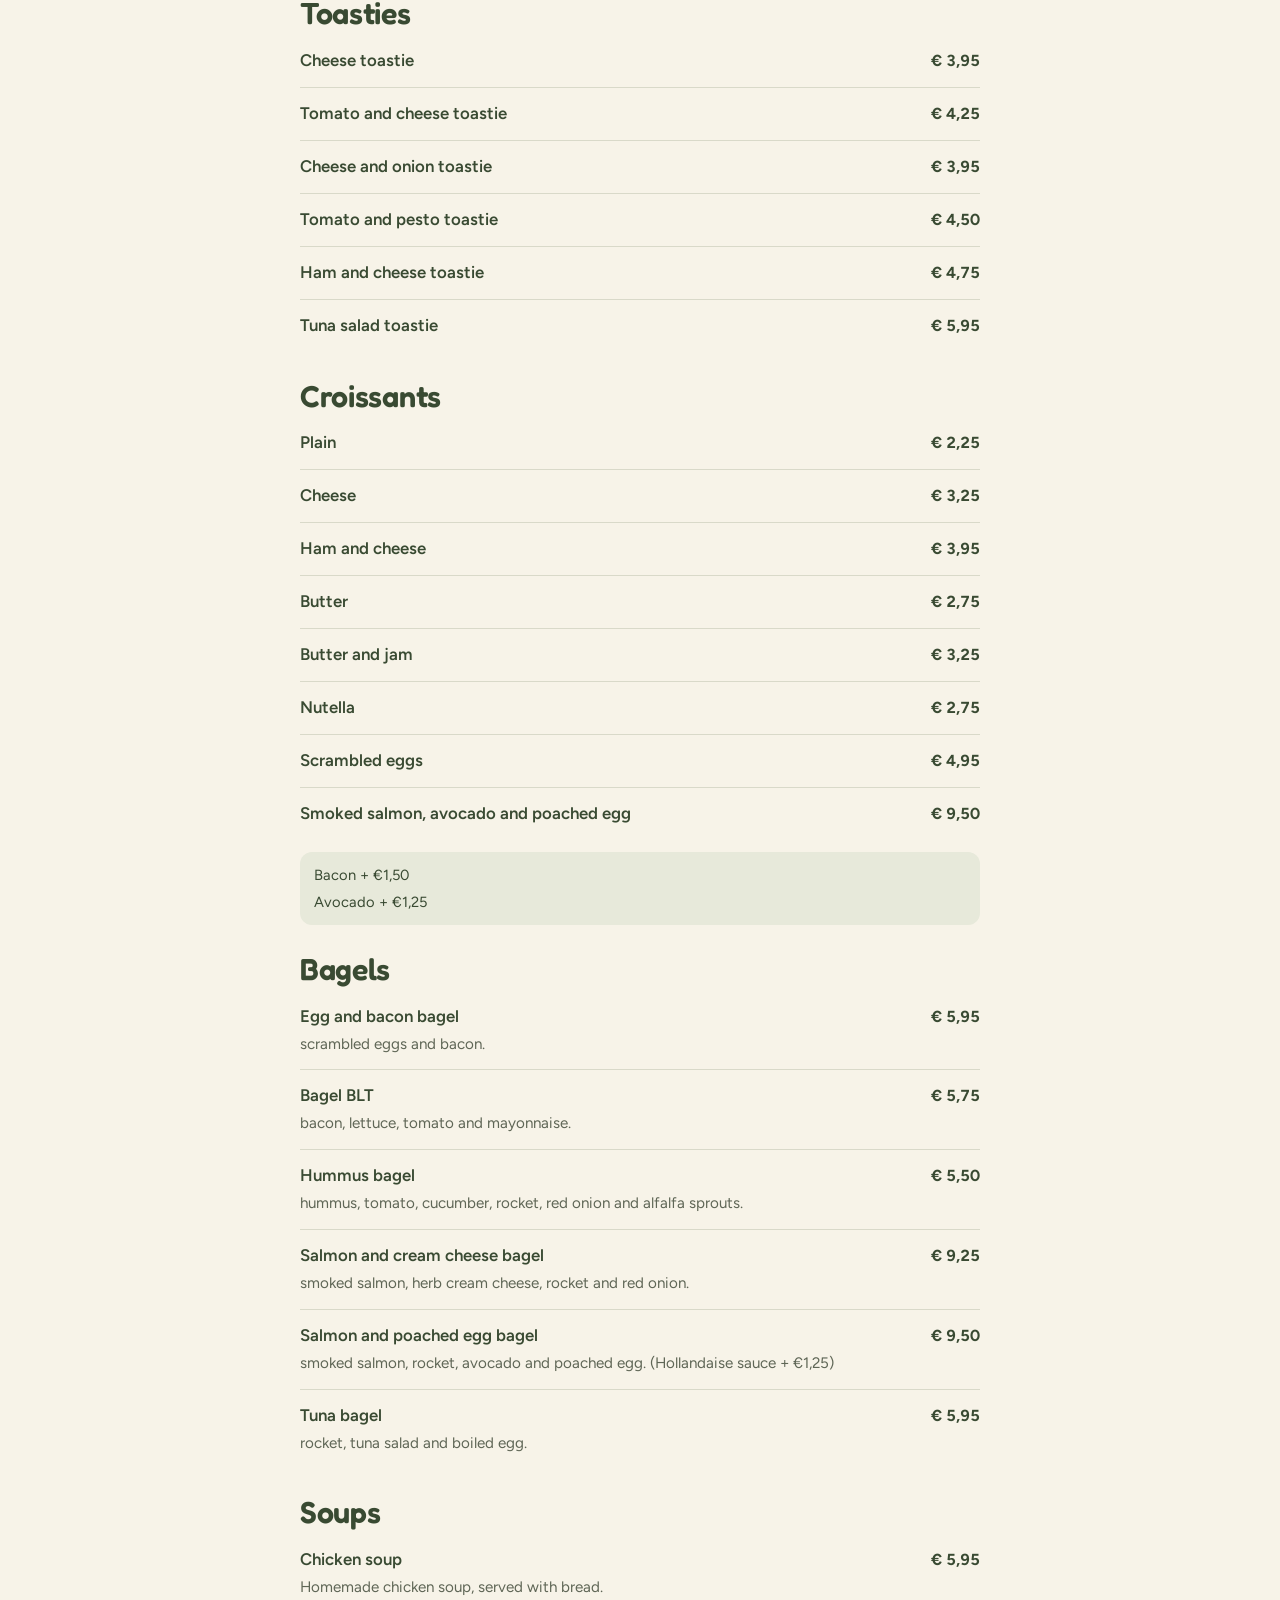
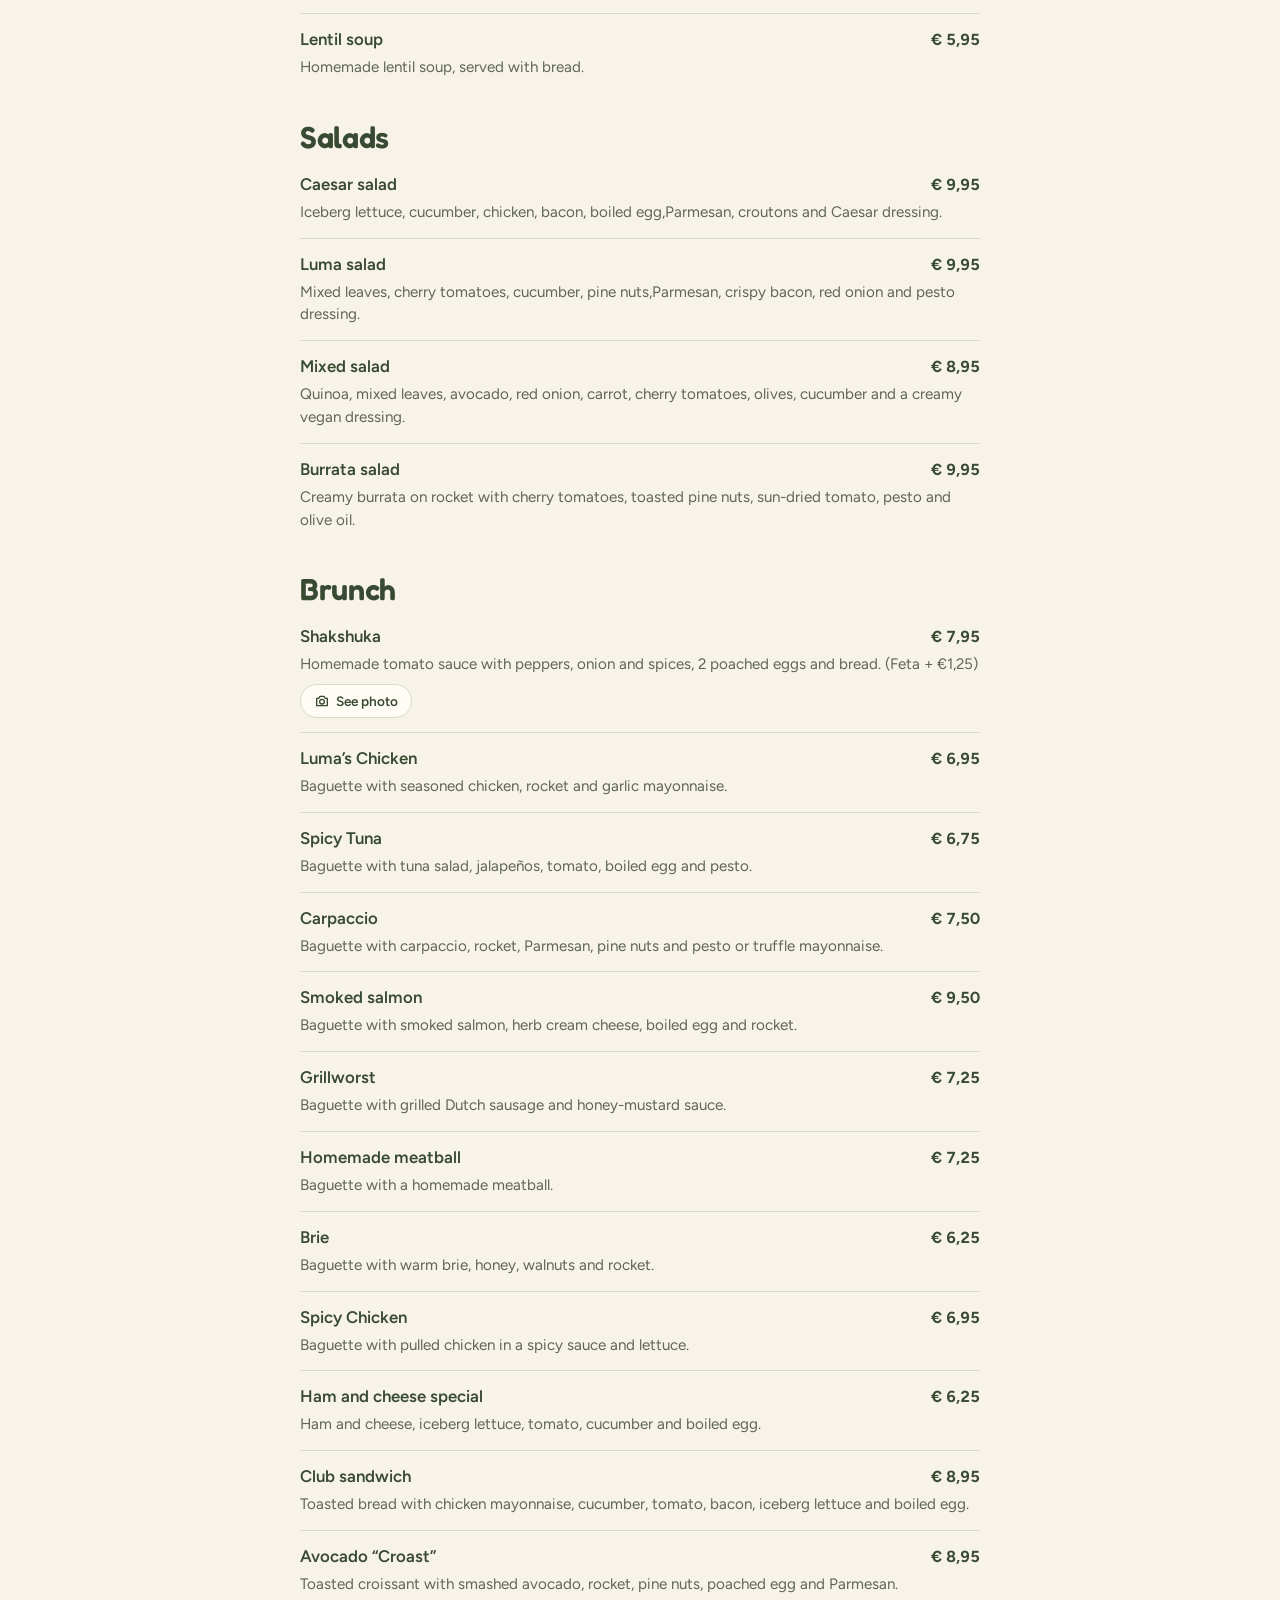
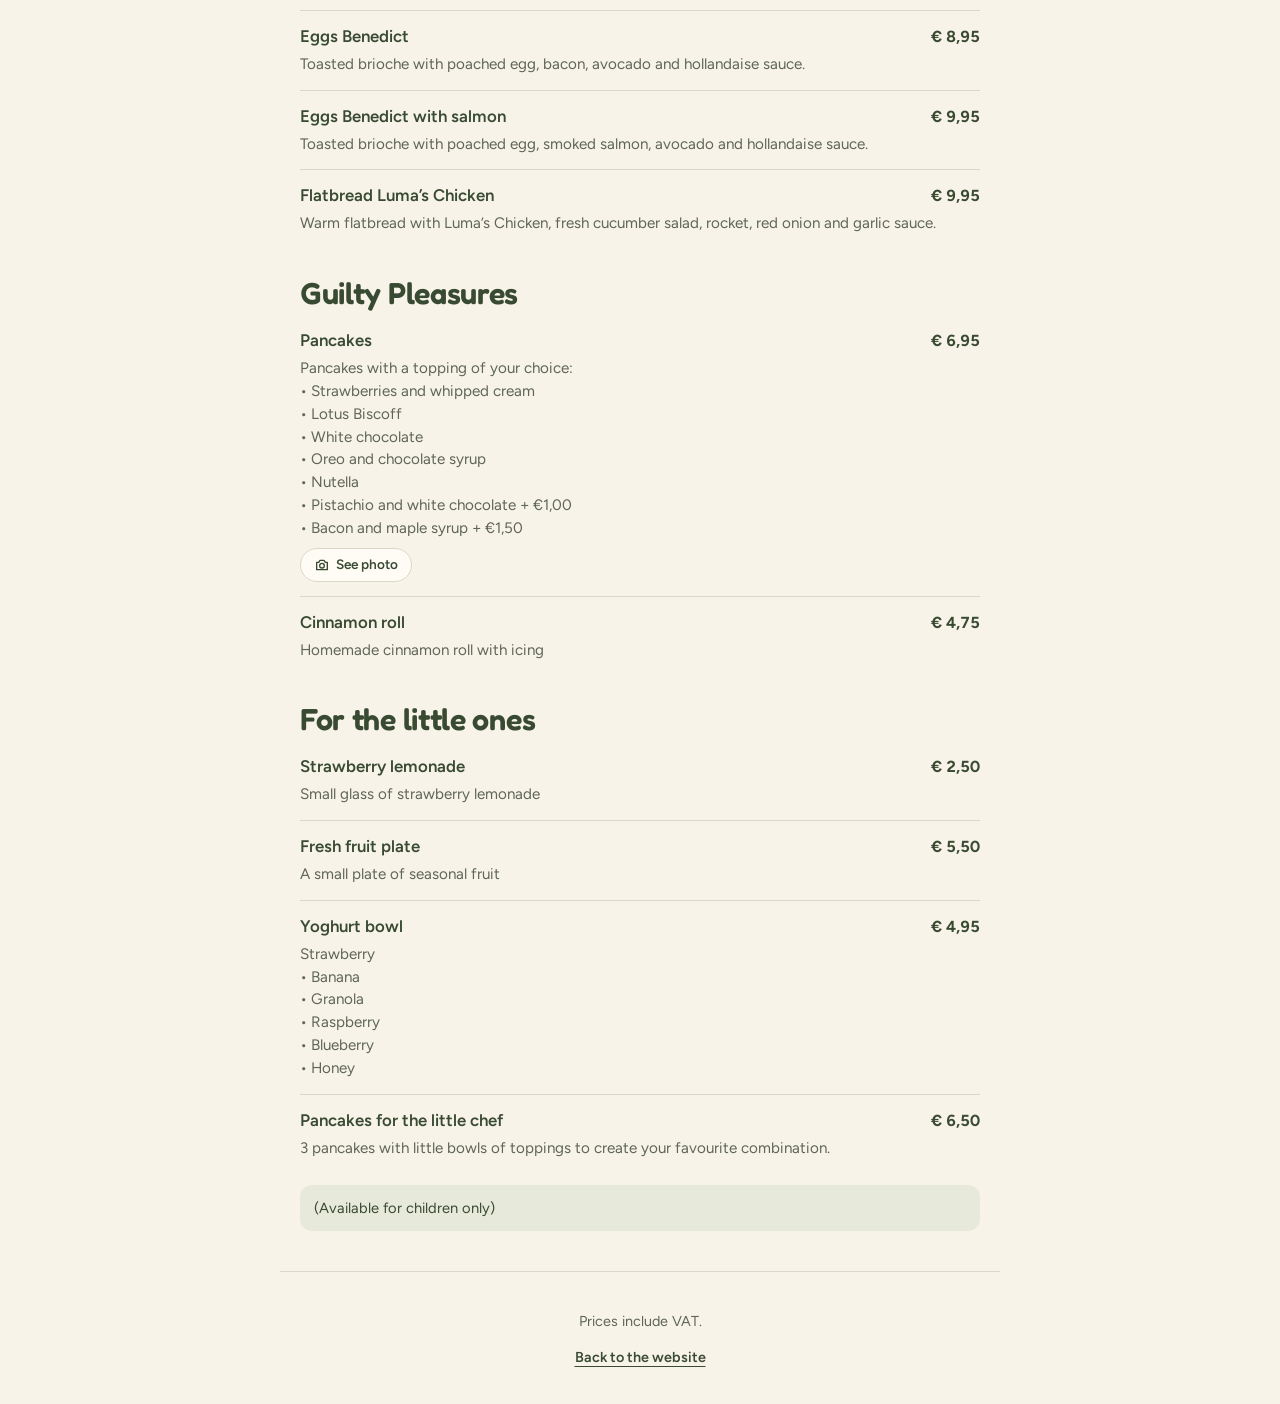
<file: carta/index.html>
<!doctype html>
<html lang="es">
<head>
<meta charset="utf-8">
<meta name="viewport" content="width=device-width,initial-scale=1,viewport-fit=cover">
<meta name="theme-color" content="#f7f3e8">
<title>Carta de Luma Brunch Benijófar · Brunch, desayunos y café</title>
<meta name="description" content="La carta de Luma Brunch en Benijófar, junto a Ciudad Quesada y Rojales: cafés, smoothies, bowls, tostadas, bagels y brunch con precios. Español, English, Nederlands.">
<meta property="og:type" content="website">
<meta property="og:site_name" content="Luma Brunch">
<meta property="og:locale" content="es_ES">
<meta property="og:url" content="https://luma-brunch.es/carta/">
<meta property="og:title" content="La carta de Luma Brunch · Benijófar">
<meta property="og:description" content="Cafés, smoothies, bowls, tostadas y brunch, todo preparado al momento. ES · EN · NL.">
<meta property="og:image" content="https://luma-brunch.es/home-assets/luma-compartir.jpg">
<meta property="og:image:width" content="1200">
<meta property="og:image:height" content="630">
<meta name="twitter:card" content="summary_large_image">
<link rel="canonical" href="https://luma-brunch.es/carta/">
<link rel="icon" href="../favicon.ico" sizes="48x48">
<link rel="icon" type="image/png" sizes="96x96" href="../home-assets/icon-96.png">
<link rel="icon" type="image/png" sizes="192x192" href="../home-assets/icon-192.png">
<link rel="apple-touch-icon" href="../apple-touch-icon.png">
<link rel="preconnect" href="https://fonts.googleapis.com">
<link rel="preconnect" href="https://fonts.gstatic.com" crossorigin>
<link rel="stylesheet" href="https://fonts.googleapis.com/css2?family=Fredoka:wght@500;600;700&family=Figtree:wght@400;500;600;700&display=swap">
<style>
:root{--cream:#f7f3e8;--green:#394a32;--olive:#77815a;--line:#d9d9c9;--soft:#e7e9da;--paper:#fffcf5;--muted:#5f6656;--terra:#815437;--headline:Fredoka,"Arial Rounded MT Bold",system-ui,sans-serif;--body:Figtree,system-ui,sans-serif}
*{box-sizing:border-box}
html{scroll-behavior:smooth;-webkit-text-size-adjust:100%}
body{margin:0;background:var(--cream);color:var(--green);font:1rem/1.5 var(--body);padding-bottom:env(safe-area-inset-bottom)}
a{color:inherit;text-decoration:none}
button{font:inherit;color:inherit;cursor:pointer;-webkit-tap-highlight-color:transparent}
:focus-visible{outline:3px solid #96613b;outline-offset:3px}
.wrap{width:min(720px,100%);margin-inline:auto;padding-inline:20px}

/* kop */
.top{display:flex;align-items:center;justify-content:space-between;gap:12px;padding-top:calc(14px + env(safe-area-inset-top));padding-bottom:10px}
.brand{display:flex;align-items:center;gap:8px}
.brand .flower{width:30px;height:30px;object-fit:contain}
.brand .wordmark{width:82px;height:38px;object-fit:contain}
.langs{display:flex;gap:4px;background:var(--soft);padding:4px;border-radius:100px}
.langs button{border:0;background:transparent;min-width:44px;min-height:36px;border-radius:100px;font-weight:700;font-size:.85rem;letter-spacing:.04em}
.langs button[aria-pressed=true]{background:var(--green);color:var(--paper)}

.intro{padding-top:8px;padding-bottom:6px}
.eyebrow{font-weight:700;font-size:.78rem;letter-spacing:.15em;text-transform:uppercase;color:var(--terra);margin:0}
h1{font:600 clamp(2.6rem,11vw,3.6rem)/.95 var(--headline);letter-spacing:-.02em;margin:8px 0 6px}
h1 span{color:#697650}
.intro p.lead{margin:0;color:var(--muted)}

/* categorieën */
.cats{position:sticky;top:0;z-index:5;background:var(--cream);border-bottom:1px solid var(--line)}
.cats .wrap{padding-inline:0}
.cats nav{display:flex;gap:8px;overflow-x:auto;padding:12px 20px;scrollbar-width:none;scroll-padding-inline:20px}
.cats nav::-webkit-scrollbar{display:none}
.cats a{flex:none;white-space:nowrap;padding:.55rem 1rem;border:1px solid var(--line);border-radius:100px;font-weight:600;font-size:.9rem;background:var(--paper);min-height:40px;display:inline-flex;align-items:center}
.cats a.active{background:var(--green);border-color:var(--green);color:var(--paper)}

/* kaart */
main{padding-bottom:40px}
.cat{scroll-margin-top:74px;padding-top:28px}
.cat h2{font:600 1.9rem/1.05 var(--headline);letter-spacing:-.01em;margin:0 0 6px}
.items{list-style:none;margin:0;padding:0}
.item{padding:14px 0;border-bottom:1px solid var(--line)}
.item:last-child{border-bottom:0}
.row{display:flex;justify-content:space-between;align-items:baseline;gap:16px}
.item h3{font:600 1.05rem/1.3 var(--body);margin:0}
.price{flex:none;font-weight:700;font-variant-numeric:tabular-nums;white-space:nowrap}
.desc{margin:4px 0 0;color:var(--muted);font-size:.95rem;white-space:pre-line}
.photo-btn{margin-top:8px;display:inline-flex;align-items:center;gap:6px;border:1px solid var(--line);background:var(--paper);border-radius:100px;padding:.35rem .8rem;font-size:.85rem;font-weight:600;min-height:34px}
.photo-btn svg{width:16px;height:16px}
.notes{margin:12px 0 0;background:var(--soft);border-radius:12px;padding:12px 14px;font-size:.92rem}
.notes p{margin:0}.notes p+p{margin-top:4px}
.groups{display:grid;gap:10px;margin-top:12px}
.group{background:var(--paper);border:1px solid var(--line);border-radius:12px;padding:10px 14px}
.group h4{margin:0 0 4px;font-size:.95rem}
.group ul{list-style:none;margin:0;padding:0}
.group li{display:flex;justify-content:space-between;gap:12px;padding:6px 0;font-size:.95rem}
.group li+li{border-top:1px solid #ebe7da}
.group li strong{white-space:nowrap}

footer{border-top:1px solid var(--line);padding:24px 0 36px;text-align:center;font-size:.9rem;color:var(--muted)}
footer a{text-decoration:underline;text-underline-offset:4px;font-weight:600;color:var(--green)}

/* foto-venster */
.sheet{border:0;padding:0;margin:auto auto 0;width:100%;max-width:560px;max-height:92dvh;border-radius:20px 20px 0 0;background:var(--cream);color:var(--green);overflow:auto}
.sheet::backdrop{background:#232d22b3}
.sheet[open]{animation:up .22s ease-out}
@keyframes up{from{transform:translateY(40px);opacity:.4}to{transform:none;opacity:1}}
.sheet img{display:block;width:100%;aspect-ratio:4/5;max-height:64dvh;object-fit:cover;background:var(--soft)}
.sheet .body{padding:16px 20px calc(20px + env(safe-area-inset-bottom))}
.sheet h3{font:600 1.6rem/1.1 var(--headline);margin:0}
.sheet .desc{font-size:1rem;margin-top:8px}
.sheet .close{position:absolute;top:12px;right:12px;width:44px;height:44px;border-radius:50%;border:0;background:#fffcf5e6;font-size:1.4rem;line-height:1}
@media(min-width:640px){.sheet{margin:auto;border-radius:20px}}
@media(prefers-reduced-motion:reduce){html{scroll-behavior:auto}.sheet[open]{animation:none}}
</style>
<script type="application/ld+json" id="menu-schema">{"@context":"https://schema.org","@type":"Menu","@id":"https://luma-brunch.es/carta/#menu","name":"La carta de Luma Brunch","url":"https://luma-brunch.es/carta/","inLanguage":"es","hasMenuSection":[{"@type":"MenuSection","name":"Cafés","hasMenuItem":[{"@type":"MenuItem","name":"Espresso","offers":{"@type":"Offer","price":"1.50","priceCurrency":"EUR"}},{"@type":"MenuItem","name":"Cortado","offers":{"@type":"Offer","price":"1.75","priceCurrency":"EUR"}},{"@type":"MenuItem","name":"Bombón","offers":{"@type":"Offer","price":"1.95","priceCurrency":"EUR"}},{"@type":"MenuItem","name":"Americano","description":"Grande €2,75","offers":{"@type":"Offer","price":"1.75","priceCurrency":"EUR"}},{"@type":"MenuItem","name":"Con leche","description":"Grande €3,25","offers":{"@type":"Offer","price":"1.95","priceCurrency":"EUR"}},{"@type":"MenuItem","name":"Cappuccino","description":"Grande €3,25","offers":{"@type":"Offer","price":"1.95","priceCurrency":"EUR"}},{"@type":"MenuItem","name":"Latte","description":"Espresso con abundante leche","offers":{"@type":"Offer","price":"2.25","priceCurrency":"EUR"}},{"@type":"MenuItem","name":"Flat white","description":"Doble espresso y leche","offers":{"@type":"Offer","price":"3.25","priceCurrency":"EUR"}},{"@type":"MenuItem","name":"Chai latte","offers":{"@type":"Offer","price":"3.50","priceCurrency":"EUR"}},{"@type":"MenuItem","name":"Dirty chai","offers":{"@type":"Offer","price":"4.50","priceCurrency":"EUR"}},{"@type":"MenuItem","name":"Chocolate caliente","offers":{"@type":"Offer","price":"3.25","priceCurrency":"EUR"}},{"@type":"MenuItem","name":"Caramel macchiato","offers":{"@type":"Offer","price":"4.25","priceCurrency":"EUR"}}]},{"@type":"MenuSection","name":"Iced latte","hasMenuItem":[{"@type":"MenuItem","name":"Iced latte","description":"Doble espresso, leche y hielo. Caramelo, vainilla o banana + €1,00","offers":{"@type":"Offer","price":"3.50","priceCurrency":"EUR"}},{"@type":"MenuItem","name":"Iced matcha latte","offers":{"@type":"Offer","price":"3.95","priceCurrency":"EUR"}},{"@type":"MenuItem","name":"Iced dirty chai","offers":{"@type":"Offer","price":"4.95","priceCurrency":"EUR"}}]},{"@type":"MenuSection","name":"Matcha","hasMenuItem":[{"@type":"MenuItem","name":"Matcha latte","offers":{"@type":"Offer","price":"3.50","priceCurrency":"EUR"}},{"@type":"MenuItem","name":"Iced matcha latte","offers":{"@type":"Offer","price":"3.95","priceCurrency":"EUR"}}]},{"@type":"MenuSection","name":"Tés","hasMenuItem":[{"@type":"MenuItem","name":"Té","offers":{"@type":"Offer","price":"1.75","priceCurrency":"EUR"}},{"@type":"MenuItem","name":"Té de menta fresca","description":"Jengibre o limón + €0,25","offers":{"@type":"Offer","price":"1.95","priceCurrency":"EUR"}}]},{"@type":"MenuSection","name":"Smoothies","hasMenuItem":[{"@type":"MenuItem","name":"Green Dreams","description":"Espinacas, aguacate, kiwi, banana y bebida de coco.","offers":{"@type":"Offer","price":"5.95","priceCurrency":"EUR"}},{"@type":"MenuItem","name":"Good Vibes","description":"Mango, piña, papaya, banana y bebida de coco.","offers":{"@type":"Offer","price":"5.95","priceCurrency":"EUR"}},{"@type":"MenuItem","name":"Pink Dragon","description":"Pitaya, mango, fresa, banana y bebida de coco.","offers":{"@type":"Offer","price":"6.95","priceCurrency":"EUR"}},{"@type":"MenuItem","name":"Berry Licious","description":"Mezcla de frutos rojos, banana y bebida de coco.","offers":{"@type":"Offer","price":"6.95","priceCurrency":"EUR"}},{"@type":"MenuItem","name":"Choco Loco","description":"Banana, crema de cacahuete, cacao, copos de avena,sirope de agave y bebida de almendras.","offers":{"@type":"Offer","price":"6.95","priceCurrency":"EUR"}},{"@type":"MenuItem","name":"Antiox","description":"Naranja, kiwi y fresa.","offers":{"@type":"Offer","price":"5.95","priceCurrency":"EUR"}},{"@type":"MenuItem","name":"Stranana","description":"Banana, fresa y bebida de coco.","offers":{"@type":"Offer","price":"4.95","priceCurrency":"EUR"}},{"@type":"MenuItem","name":"Batido de proteínas","description":"Banana, proteína de vainilla, bebida de almendras,copos de avena y canela.","offers":{"@type":"Offer","price":"7.95","priceCurrency":"EUR"}}]},{"@type":"MenuSection","name":"Bowls","hasMenuItem":[{"@type":"MenuItem","name":"Snicker Bowl","description":"Banana, cacao, sirope de agave, crema de cacahuete y bebida de almendras. Toppings: granola, chía, nueces, banana y trocitos de chocolate.","offers":{"@type":"Offer","price":"7.95","priceCurrency":"EUR"}},{"@type":"MenuItem","name":"Pink Dragon","description":"Pitaya, banana, mango, fresa y bebida de coco. Toppings: kiwi, chía, arándanos, frambuesas, banana, coco y granola.","offers":{"@type":"Offer","price":"8.95","priceCurrency":"EUR"}},{"@type":"MenuItem","name":"Sunshine Bowl","description":"Banana, mango, bebida de almendras y piña. Toppings: granola, chía, frambuesas, banana y arándanos.","offers":{"@type":"Offer","price":"7.95","priceCurrency":"EUR"}},{"@type":"MenuItem","name":"Açaí Bowl","description":"Açaí, banana, fresa y bebida de almendras. Toppings: granola, arándanos, chía, banana y fresa.","offers":{"@type":"Offer","price":"8.95","priceCurrency":"EUR"}},{"@type":"MenuItem","name":"Bowl de yogur","description":"Yogur griego, fruta fresca, chía, granola y miel. (Yogur de coco + 1,00 €)","offers":{"@type":"Offer","price":"6.95","priceCurrency":"EUR"}},{"@type":"MenuItem","name":"Bowl de avena","description":"Copos de avena calientes con canela, pasas y manzana caramelizada.","offers":{"@type":"Offer","price":"5.95","priceCurrency":"EUR"}}]},{"@type":"MenuSection","name":"Zumos naturales","hasMenuItem":[{"@type":"MenuItem","name":"Zumo de naranja natural","offers":{"@type":"Offer","price":"3.50","priceCurrency":"EUR"}},{"@type":"MenuItem","name":"Heart Beet","description":"manzana, remolacha, jengibre y limón.","offers":{"@type":"Offer","price":"4.95","priceCurrency":"EUR"}},{"@type":"MenuItem","name":"Green Power","description":"manzana, espinacas, pepino y lima.","offers":{"@type":"Offer","price":"4.95","priceCurrency":"EUR"}},{"@type":"MenuItem","name":"Celery Juice","description":"apio, manzana, limón y jengibre.","offers":{"@type":"Offer","price":"4.95","priceCurrency":"EUR"}},{"@type":"MenuItem","name":"Orange Ginger","description":"manzana, zanahoria, naranja, lima y jengibre.","offers":{"@type":"Offer","price":"4.95","priceCurrency":"EUR"}},{"@type":"MenuItem","name":"Ginger Boost","description":"manzana, piña, jengibre, cúrcuma y pimienta negra.","offers":{"@type":"Offer","price":"4.95","priceCurrency":"EUR"}},{"@type":"MenuItem","name":"Tropical Feels","description":"fresas, piña, naranja y manzana.","offers":{"@type":"Offer","price":"4.95","priceCurrency":"EUR"}},{"@type":"MenuItem","name":"Shots","description":"Manzana, jengibre y limón.(+ cúrcuma y pimienta negra €0,25)","offers":{"@type":"Offer","price":"2.50","priceCurrency":"EUR"}}]},{"@type":"MenuSection","name":"Desayuno","hasMenuItem":[{"@type":"MenuItem","name":"Desayuno","description":"Café o té (con leche, americano, cappuccino o latte) +Zumo de naranja natural +Croissant con huevos revueltos y un topping a elegir:Bacon, queso o aguacate","offers":{"@type":"Offer","price":"9.95","priceCurrency":"EUR"}}]},{"@type":"MenuSection","name":"Tostadas especiales","hasMenuItem":[{"@type":"MenuItem","name":"Green Egg","description":"Pan tostado con aguacate, rúcula, huevo cocido y chía.(+ salmón ahumado €3,95 o jamón ibérico €3,25)","offers":{"@type":"Offer","price":"4.95","priceCurrency":"EUR"}},{"@type":"MenuItem","name":"Smashed Avocado","description":"Pan tostado con aguacate machacado, rúcula, tomate, brotes de alfalfa y semillas. (+ huevo cocido €1,00)","offers":{"@type":"Offer","price":"4.95","priceCurrency":"EUR"}},{"@type":"MenuItem","name":"Queso manchego","description":"Pan tostado con tomate rallado, rúcula, manchego curado, nueces, tomate seco y un toque de vinagre balsámico.","offers":{"@type":"Offer","price":"7.25","priceCurrency":"EUR"}},{"@type":"MenuItem","name":"Post Workout","description":"Pan tostado con crema de cacahuete, banana, chía, arándanos y miel.","offers":{"@type":"Offer","price":"4.75","priceCurrency":"EUR"}},{"@type":"MenuItem","name":"Hummus","description":"Pan tostado con hummus, rúcula, tomate, aguacate, brotes de alfalfa y semillas. (Huevo poché + €1,25)","offers":{"@type":"Offer","price":"5.95","priceCurrency":"EUR"}},{"@type":"MenuItem","name":"Feta","description":"Pan tostado con aguacate machacado, rúcula, queso feta, tomates cherry, brotes de alfalfa y semillas.","offers":{"@type":"Offer","price":"6.25","priceCurrency":"EUR"}},{"@type":"MenuItem","name":"Burrata","description":"Pan tostado con burrata cremosa, rúcula, tomates secos, nueces y un toque de vinagre balsámico.","offers":{"@type":"Offer","price":"5.95","priceCurrency":"EUR"}},{"@type":"MenuItem","name":"Nordic Dream","description":"Pan tostado con queso crema a las finas hierbas, salmón ahumado, rúcula, aguacate, huevo poché y copos de chile.","offers":{"@type":"Offer","price":"9.95","priceCurrency":"EUR"}}]},{"@type":"MenuSection","name":"Tostadas","hasMenuItem":[{"@type":"MenuItem","name":"Tomate","offers":{"@type":"Offer","price":"2.00","priceCurrency":"EUR"}},{"@type":"MenuItem","name":"Tomate y queso","offers":{"@type":"Offer","price":"2.75","priceCurrency":"EUR"}},{"@type":"MenuItem","name":"Queso","offers":{"@type":"Offer","price":"2.50","priceCurrency":"EUR"}},{"@type":"MenuItem","name":"Manchego curado","offers":{"@type":"Offer","price":"4.25","priceCurrency":"EUR"}},{"@type":"MenuItem","name":"Jamón ibérico","offers":{"@type":"Offer","price":"4.25","priceCurrency":"EUR"}},{"@type":"MenuItem","name":"Salmón ahumado","offers":{"@type":"Offer","price":"4.95","priceCurrency":"EUR"}},{"@type":"MenuItem","name":"Huevos revueltos","offers":{"@type":"Offer","price":"3.95","priceCurrency":"EUR"}},{"@type":"MenuItem","name":"Atún","offers":{"@type":"Offer","price":"2.95","priceCurrency":"EUR"}},{"@type":"MenuItem","name":"Mermelada","offers":{"@type":"Offer","price":"2.25","priceCurrency":"EUR"}},{"@type":"MenuItem","name":"Mermelada y mantequilla","offers":{"@type":"Offer","price":"2.50","priceCurrency":"EUR"}}]},{"@type":"MenuSection","name":"Sándwiches","hasMenuItem":[{"@type":"MenuItem","name":"Sándwich de queso","offers":{"@type":"Offer","price":"3.95","priceCurrency":"EUR"}},{"@type":"MenuItem","name":"Sándwich de tomate y queso","offers":{"@type":"Offer","price":"4.25","priceCurrency":"EUR"}},{"@type":"MenuItem","name":"Sándwich de queso y cebolla","offers":{"@type":"Offer","price":"3.95","priceCurrency":"EUR"}},{"@type":"MenuItem","name":"Sándwich de tomate y pesto","offers":{"@type":"Offer","price":"4.50","priceCurrency":"EUR"}},{"@type":"MenuItem","name":"Sándwich de jamón y queso","offers":{"@type":"Offer","price":"4.75","priceCurrency":"EUR"}},{"@type":"MenuItem","name":"Sándwich de ensalada de atún","offers":{"@type":"Offer","price":"5.95","priceCurrency":"EUR"}}]},{"@type":"MenuSection","name":"Croissants","hasMenuItem":[{"@type":"MenuItem","name":"Solo","offers":{"@type":"Offer","price":"2.25","priceCurrency":"EUR"}},{"@type":"MenuItem","name":"Queso","offers":{"@type":"Offer","price":"3.25","priceCurrency":"EUR"}},{"@type":"MenuItem","name":"Jamón y queso","offers":{"@type":"Offer","price":"3.95","priceCurrency":"EUR"}},{"@type":"MenuItem","name":"Mantequilla","offers":{"@type":"Offer","price":"2.75","priceCurrency":"EUR"}},{"@type":"MenuItem","name":"Mantequilla y mermelada","offers":{"@type":"Offer","price":"3.25","priceCurrency":"EUR"}},{"@type":"MenuItem","name":"Nutella","offers":{"@type":"Offer","price":"2.75","priceCurrency":"EUR"}},{"@type":"MenuItem","name":"Huevos revueltos","offers":{"@type":"Offer","price":"4.95","priceCurrency":"EUR"}},{"@type":"MenuItem","name":"Salmón ahumado, aguacate y huevo poché","offers":{"@type":"Offer","price":"9.50","priceCurrency":"EUR"}}]},{"@type":"MenuSection","name":"Bagels","hasMenuItem":[{"@type":"MenuItem","name":"Bagel de huevo y bacon","description":"huevos revueltos y bacon.","offers":{"@type":"Offer","price":"5.95","priceCurrency":"EUR"}},{"@type":"MenuItem","name":"Bagel BLT","description":"bacon, lechuga, tomate y mayonesa.","offers":{"@type":"Offer","price":"5.75","priceCurrency":"EUR"}},{"@type":"MenuItem","name":"Bagel de hummus","description":"hummus, tomate, pepino, rúcula, cebolla roja y brotes de alfalfa.","offers":{"@type":"Offer","price":"5.50","priceCurrency":"EUR"}},{"@type":"MenuItem","name":"Bagel de salmón y queso crema","description":"salmón ahumado, queso crema a las finas hierbas, rúcula y cebolla roja.","offers":{"@type":"Offer","price":"9.25","priceCurrency":"EUR"}},{"@type":"MenuItem","name":"Bagel de salmón y huevo poché","description":"salmón ahumado, rúcula, aguacate y huevo poché. (Salsa holandesa + €1,25)","offers":{"@type":"Offer","price":"9.50","priceCurrency":"EUR"}},{"@type":"MenuItem","name":"Bagel de atún","description":"rúcula, ensalada de atún y huevo cocido.","offers":{"@type":"Offer","price":"5.95","priceCurrency":"EUR"}}]},{"@type":"MenuSection","name":"Sopas","hasMenuItem":[{"@type":"MenuItem","name":"Sopa de pollo","description":"Sopa casera de pollo, servida con pan.","offers":{"@type":"Offer","price":"5.95","priceCurrency":"EUR"}},{"@type":"MenuItem","name":"Sopa de lentejas","description":"Sopa casera de lentejas, servida con pan.","offers":{"@type":"Offer","price":"5.95","priceCurrency":"EUR"}}]},{"@type":"MenuSection","name":"Ensaladas","hasMenuItem":[{"@type":"MenuItem","name":"Ensalada César","description":"Lechuga iceberg, pepino, pollo, bacon, huevo cocido,parmesano, picatostes y salsa César.","offers":{"@type":"Offer","price":"9.95","priceCurrency":"EUR"}},{"@type":"MenuItem","name":"Ensalada Luma","description":"Mezcla de lechugas, tomates cherry, pepino, piñones,parmesano, bacon crujiente, cebolla roja y aliño de pesto.","offers":{"@type":"Offer","price":"9.95","priceCurrency":"EUR"}},{"@type":"MenuItem","name":"Ensalada mixta","description":"Quinoa, mezcla de lechugas, aguacate, cebolla roja, zanahoria, tomates cherry, aceitunas, pepino y salsa cremosa vegana.","offers":{"@type":"Offer","price":"8.95","priceCurrency":"EUR"}},{"@type":"MenuItem","name":"Ensalada de burrata","description":"Burrata cremosa sobre rúcula con tomates cherry, piñones tostados, tomate seco, pesto y aceite de oliva.","offers":{"@type":"Offer","price":"9.95","priceCurrency":"EUR"}}]},{"@type":"MenuSection","name":"Brunch","hasMenuItem":[{"@type":"MenuItem","name":"Shakshuka","description":"Salsa casera de tomate con pimiento, cebolla y especias, 2 huevos poché y pan. (Feta + €1,25)","offers":{"@type":"Offer","price":"7.95","priceCurrency":"EUR"}},{"@type":"MenuItem","name":"Luma’s Chicken","description":"Bocadillo de pollo especiado, rúcula y mayonesa de ajo.","offers":{"@type":"Offer","price":"6.95","priceCurrency":"EUR"}},{"@type":"MenuItem","name":"Spicy Tuna","description":"Bocadillo de ensalada de atún, jalapeños, tomate, huevo cocido y pesto.","offers":{"@type":"Offer","price":"6.75","priceCurrency":"EUR"}},{"@type":"MenuItem","name":"Carpaccio","description":"Bocadillo de carpaccio, rúcula, parmesano, piñones y pesto o mayonesa de trufa.","offers":{"@type":"Offer","price":"7.50","priceCurrency":"EUR"}},{"@type":"MenuItem","name":"Salmón ahumado","description":"Bocadillo de salmón ahumado, queso crema a las finas hierbas, huevo cocido y rúcula.","offers":{"@type":"Offer","price":"9.50","priceCurrency":"EUR"}},{"@type":"MenuItem","name":"Grillworst","description":"Bocadillo de salchicha holandesa a la parrilla con salsa de miel y mostaza.","offers":{"@type":"Offer","price":"7.25","priceCurrency":"EUR"}},{"@type":"MenuItem","name":"Albóndiga casera","description":"Bocadillo de albóndiga casera.","offers":{"@type":"Offer","price":"7.25","priceCurrency":"EUR"}},{"@type":"MenuItem","name":"Brie","description":"Bocadillo de brie caliente, miel, nueces y rúcula.","offers":{"@type":"Offer","price":"6.25","priceCurrency":"EUR"}},{"@type":"MenuItem","name":"Spicy Chicken","description":"Bocadillo de pollo desmenuzado en salsa picante y lechuga.","offers":{"@type":"Offer","price":"6.95","priceCurrency":"EUR"}},{"@type":"MenuItem","name":"Jamón y queso especial","description":"Jamón y queso, lechuga iceberg, tomate, pepino y huevo cocido.","offers":{"@type":"Offer","price":"6.25","priceCurrency":"EUR"}},{"@type":"MenuItem","name":"Sándwich club","description":"Pan tostado con ensalada de pollo con mayonesa, pepino, tomate, bacon, lechuga iceberg y huevo cocido.","offers":{"@type":"Offer","price":"8.95","priceCurrency":"EUR"}},{"@type":"MenuItem","name":"Avocado “Croast”","description":"Croissant tostado con aguacate machacado, rúcula, piñones, huevo poché y parmesano.","offers":{"@type":"Offer","price":"8.95","priceCurrency":"EUR"}},{"@type":"MenuItem","name":"Huevos benedictinos","description":"Brioche tostado con huevo poché, bacon, aguacate y salsa holandesa.","offers":{"@type":"Offer","price":"8.95","priceCurrency":"EUR"}},{"@type":"MenuItem","name":"Huevos benedictinos con salmón","description":"Brioche tostado con huevo poché, salmón ahumado, aguacate y salsa holandesa.","offers":{"@type":"Offer","price":"9.95","priceCurrency":"EUR"}},{"@type":"MenuItem","name":"Flatbread Luma’s Chicken","description":"Pan plano caliente con Luma’s Chicken, ensalada de pepino, rúcula, cebolla roja y salsa de ajo.","offers":{"@type":"Offer","price":"9.95","priceCurrency":"EUR"}}]},{"@type":"MenuSection","name":"Un capricho dulce","hasMenuItem":[{"@type":"MenuItem","name":"Tortitas","description":"Tortitas con un topping a elegir:\n•  Fresas con nata montada\n•  Lotus Biscoff\n•  Chocolate blanco\n•  Oreo y sirope de chocolate\n•  Nutella\n•  Pistacho y chocolate blanco + €1,00\n•  Bacon y sirope de arce + €1,50","offers":{"@type":"Offer","price":"6.95","priceCurrency":"EUR"}},{"@type":"MenuItem","name":"Rollo de canela","description":"Rollo de canela casero con glaseado","offers":{"@type":"Offer","price":"4.75","priceCurrency":"EUR"}}]},{"@type":"MenuSection","name":"Para los peques","hasMenuItem":[{"@type":"MenuItem","name":"Limonada de fresa","description":"Vasito de limonada de fresa","offers":{"@type":"Offer","price":"2.50","priceCurrency":"EUR"}},{"@type":"MenuItem","name":"Platito de fruta fresca","description":"Platito de fruta de temporada","offers":{"@type":"Offer","price":"5.50","priceCurrency":"EUR"}},{"@type":"MenuItem","name":"Bowl de yogur","description":"Fresa\n•   Banana\n•   Granola\n•   Frambuesa\n•   Arándanos\n•   Miel","offers":{"@type":"Offer","price":"4.95","priceCurrency":"EUR"}},{"@type":"MenuItem","name":"Tortitas para el pequeño chef","description":"3 tortitas con cuencos de distintos toppings para crear tu combinación favorita.","offers":{"@type":"Offer","price":"6.50","priceCurrency":"EUR"}}]}]}</script>
</head>
<body>
<header class="wrap top">
  <a class="brand" href="../" aria-label="Luma Brunch · inicio"><img class="flower" src="../home-assets/luma-flower.webp" alt=""><img class="wordmark" src="../home-assets/luma-wordmark.webp" alt="Luma Brunch"></a>
  <div class="langs" role="group" aria-label="Idioma / Language / Taal">
    <button type="button" data-lang="es">ES</button><button type="button" data-lang="en">EN</button><button type="button" data-lang="nl">NL</button>
  </div>
</header>
<section class="wrap intro">
  <p class="eyebrow" id="t-eyebrow">Benijófar · Brunch & Coffee</p>
  <h1 id="t-title">La carta<br><span>de Luma.</span></h1>
  <p class="lead" id="t-lead">Todo preparado al momento. Pregúntanos por alérgenos.</p>
</section>
<div class="cats"><div class="wrap"><nav id="cats" aria-label="Categorías"><a href="#cat-0">Cafés</a><a href="#cat-1">Iced latte</a><a href="#cat-2">Matcha</a><a href="#cat-3">Tés</a><a href="#cat-4">Smoothies</a><a href="#cat-5">Bowls</a><a href="#cat-6">Zumos naturales</a><a href="#cat-7">Desayuno</a><a href="#cat-8">Tostadas especiales</a><a href="#cat-9">Tostadas</a><a href="#cat-10">Sándwiches</a><a href="#cat-11">Croissants</a><a href="#cat-12">Bagels</a><a href="#cat-13">Sopas</a><a href="#cat-14">Ensaladas</a><a href="#cat-15">Brunch</a><a href="#cat-16">Un capricho dulce</a><a href="#cat-17">Para los peques</a></nav></div></div>
<main class="wrap" id="menu">
    <section class="cat" id="cat-0" aria-labelledby="cat-0-h">
      <h2 id="cat-0-h">Cafés</h2>
      <ul class="items"><li class="item"><div class="row"><h3>Espresso</h3><span class="price">€ 1,50</span></div></li><li class="item"><div class="row"><h3>Cortado</h3><span class="price">€ 1,75</span></div></li><li class="item"><div class="row"><h3>Bombón</h3><span class="price">€ 1,95</span></div></li><li class="item"><div class="row"><h3>Americano</h3><span class="price">€ 1,75</span></div><p class="desc">Grande €2,75</p></li><li class="item"><div class="row"><h3>Con leche</h3><span class="price">€ 1,95</span></div><p class="desc">Grande €3,25</p></li><li class="item"><div class="row"><h3>Cappuccino</h3><span class="price">€ 1,95</span></div><p class="desc">Grande €3,25</p></li><li class="item"><div class="row"><h3>Latte</h3><span class="price">€ 2,25</span></div><p class="desc">Espresso con abundante leche</p></li><li class="item"><div class="row"><h3>Flat white</h3><span class="price">€ 3,25</span></div><p class="desc">Doble espresso y leche</p></li><li class="item"><div class="row"><h3>Chai latte</h3><span class="price">€ 3,50</span></div></li><li class="item"><div class="row"><h3>Dirty chai</h3><span class="price">€ 4,50</span></div></li><li class="item"><div class="row"><h3>Chocolate caliente</h3><span class="price">€ 3,25</span></div></li><li class="item"><div class="row"><h3>Caramel macchiato</h3><span class="price">€ 4,25</span></div></li></ul>
      <div class="notes"><p>espresso + €1,00 · nata montada + €0,50 · bebida de almendras, avena o leche sin lactosa + €0,30</p></div>
    </section>
    <section class="cat" id="cat-1" aria-labelledby="cat-1-h">
      <h2 id="cat-1-h">Iced latte</h2>
      <ul class="items"><li class="item"><div class="row"><h3>Iced latte</h3><span class="price">€ 3,50</span></div><p class="desc">Doble espresso, leche y hielo. Caramelo, vainilla o banana + €1,00</p></li><li class="item"><div class="row"><h3>Iced matcha latte</h3><span class="price">€ 3,95</span></div><button class="photo-btn" type="button" data-k="1-1"><svg viewBox="0 0 24 24" fill="none" stroke="currentColor" stroke-width="2" stroke-linecap="round" stroke-linejoin="round" aria-hidden="true"><path d="M4 8h3l2-3h6l2 3h3v11H4z"/><circle cx="12" cy="13" r="3.5"/></svg>Ver foto</button></li><li class="item"><div class="row"><h3>Iced dirty chai</h3><span class="price">€ 4,95</span></div></li></ul>
      <div class="notes"><p>Nata montada + €1,00 · espresso + €0,50 · bebida de almendras, avena o leche sin lactosa + €0,30</p></div>
    </section>
    <section class="cat" id="cat-2" aria-labelledby="cat-2-h">
      <h2 id="cat-2-h">Matcha</h2>
      <ul class="items"><li class="item"><div class="row"><h3>Matcha latte</h3><span class="price">€ 3,50</span></div></li><li class="item"><div class="row"><h3>Iced matcha latte</h3><span class="price">€ 3,95</span></div><button class="photo-btn" type="button" data-k="2-1"><svg viewBox="0 0 24 24" fill="none" stroke="currentColor" stroke-width="2" stroke-linecap="round" stroke-linejoin="round" aria-hidden="true"><path d="M4 8h3l2-3h6l2 3h3v11H4z"/><circle cx="12" cy="13" r="3.5"/></svg>Ver foto</button></li></ul>
      <div class="notes"><p>Mango, fresa, banana o vainilla + €1,00</p></div>
    </section>
    <section class="cat" id="cat-3" aria-labelledby="cat-3-h">
      <h2 id="cat-3-h">Tés</h2>
      <ul class="items"><li class="item"><div class="row"><h3>Té</h3><span class="price">€ 1,75</span></div></li><li class="item"><div class="row"><h3>Té de menta fresca</h3><span class="price">€ 1,95</span></div><p class="desc">Jengibre o limón + €0,25</p></li></ul>
    </section>
    <section class="cat" id="cat-4" aria-labelledby="cat-4-h">
      <h2 id="cat-4-h">Smoothies</h2>
      <ul class="items"><li class="item"><div class="row"><h3>Green Dreams</h3><span class="price">€ 5,95</span></div><p class="desc">Espinacas, aguacate, kiwi, banana y bebida de coco.</p></li><li class="item"><div class="row"><h3>Good Vibes</h3><span class="price">€ 5,95</span></div><p class="desc">Mango, piña, papaya, banana y bebida de coco.</p></li><li class="item"><div class="row"><h3>Pink Dragon</h3><span class="price">€ 6,95</span></div><p class="desc">Pitaya, mango, fresa, banana y bebida de coco.</p><button class="photo-btn" type="button" data-k="4-2"><svg viewBox="0 0 24 24" fill="none" stroke="currentColor" stroke-width="2" stroke-linecap="round" stroke-linejoin="round" aria-hidden="true"><path d="M4 8h3l2-3h6l2 3h3v11H4z"/><circle cx="12" cy="13" r="3.5"/></svg>Ver foto</button></li><li class="item"><div class="row"><h3>Berry Licious</h3><span class="price">€ 6,95</span></div><p class="desc">Mezcla de frutos rojos, banana y bebida de coco.</p></li><li class="item"><div class="row"><h3>Choco Loco</h3><span class="price">€ 6,95</span></div><p class="desc">Banana, crema de cacahuete, cacao, copos de avena,sirope de agave y bebida de almendras.</p></li><li class="item"><div class="row"><h3>Antiox</h3><span class="price">€ 5,95</span></div><p class="desc">Naranja, kiwi y fresa.</p></li><li class="item"><div class="row"><h3>Stranana</h3><span class="price">€ 4,95</span></div><p class="desc">Banana, fresa y bebida de coco.</p></li><li class="item"><div class="row"><h3>Batido de proteínas</h3><span class="price">€ 7,95</span></div><p class="desc">Banana, proteína de vainilla, bebida de almendras,copos de avena y canela.</p></li></ul>
      <div class="notes"><p>Bebida de coco, de avena o de almendras.</p><p>Proteína extra + €1,00</p></div>
    </section>
    <section class="cat" id="cat-5" aria-labelledby="cat-5-h">
      <h2 id="cat-5-h">Bowls</h2>
      <ul class="items"><li class="item"><div class="row"><h3>Snicker Bowl</h3><span class="price">€ 7,95</span></div><p class="desc">Banana, cacao, sirope de agave, crema de cacahuete y bebida de almendras. Toppings: granola, chía, nueces, banana y trocitos de chocolate.</p></li><li class="item"><div class="row"><h3>Pink Dragon</h3><span class="price">€ 8,95</span></div><p class="desc">Pitaya, banana, mango, fresa y bebida de coco. Toppings: kiwi, chía, arándanos, frambuesas, banana, coco y granola.</p></li><li class="item"><div class="row"><h3>Sunshine Bowl</h3><span class="price">€ 7,95</span></div><p class="desc">Banana, mango, bebida de almendras y piña. Toppings: granola, chía, frambuesas, banana y arándanos.</p></li><li class="item"><div class="row"><h3>Açaí Bowl</h3><span class="price">€ 8,95</span></div><p class="desc">Açaí, banana, fresa y bebida de almendras. Toppings: granola, arándanos, chía, banana y fresa.</p><button class="photo-btn" type="button" data-k="5-3"><svg viewBox="0 0 24 24" fill="none" stroke="currentColor" stroke-width="2" stroke-linecap="round" stroke-linejoin="round" aria-hidden="true"><path d="M4 8h3l2-3h6l2 3h3v11H4z"/><circle cx="12" cy="13" r="3.5"/></svg>Ver foto</button></li><li class="item"><div class="row"><h3>Bowl de yogur</h3><span class="price">€ 6,95</span></div><p class="desc">Yogur griego, fruta fresca, chía, granola y miel. (Yogur de coco + 1,00 €)</p></li><li class="item"><div class="row"><h3>Bowl de avena</h3><span class="price">€ 5,95</span></div><p class="desc">Copos de avena calientes con canela, pasas y manzana caramelizada.</p></li></ul>
      <div class="notes"><p>Proteína de vainilla + €1,00</p></div>
    </section>
    <section class="cat" id="cat-6" aria-labelledby="cat-6-h">
      <h2 id="cat-6-h">Zumos naturales</h2>
      <ul class="items"><li class="item"><div class="row"><h3>Zumo de naranja natural</h3><span class="price">€ 3,50</span></div></li><li class="item"><div class="row"><h3>Heart Beet</h3><span class="price">€ 4,95</span></div><p class="desc">manzana, remolacha, jengibre y limón.</p></li><li class="item"><div class="row"><h3>Green Power</h3><span class="price">€ 4,95</span></div><p class="desc">manzana, espinacas, pepino y lima.</p></li><li class="item"><div class="row"><h3>Celery Juice</h3><span class="price">€ 4,95</span></div><p class="desc">apio, manzana, limón y jengibre.</p></li><li class="item"><div class="row"><h3>Orange Ginger</h3><span class="price">€ 4,95</span></div><p class="desc">manzana, zanahoria, naranja, lima y jengibre.</p></li><li class="item"><div class="row"><h3>Ginger Boost</h3><span class="price">€ 4,95</span></div><p class="desc">manzana, piña, jengibre, cúrcuma y pimienta negra.</p></li><li class="item"><div class="row"><h3>Tropical Feels</h3><span class="price">€ 4,95</span></div><p class="desc">fresas, piña, naranja y manzana.</p></li><li class="item"><div class="row"><h3>Shots</h3><span class="price">€ 2,50</span></div><p class="desc">Manzana, jengibre y limón.(+ cúrcuma y pimienta negra €0,25)</p></li></ul>
    </section>
    <section class="cat" id="cat-7" aria-labelledby="cat-7-h">
      <h2 id="cat-7-h">Desayuno</h2>
      <ul class="items"><li class="item"><div class="row"><h3>Desayuno</h3><span class="price">€ 9,95</span></div><p class="desc">Café o té (con leche, americano, cappuccino o latte) +Zumo de naranja natural +Croissant con huevos revueltos y un topping a elegir:Bacon, queso o aguacate</p></li></ul>
    </section>
    <section class="cat" id="cat-8" aria-labelledby="cat-8-h">
      <h2 id="cat-8-h">Tostadas especiales</h2>
      <ul class="items"><li class="item"><div class="row"><h3>Green Egg</h3><span class="price">€ 4,95</span></div><p class="desc">Pan tostado con aguacate, rúcula, huevo cocido y chía.(+ salmón ahumado €3,95 o jamón ibérico €3,25)</p></li><li class="item"><div class="row"><h3>Smashed Avocado</h3><span class="price">€ 4,95</span></div><p class="desc">Pan tostado con aguacate machacado, rúcula, tomate, brotes de alfalfa y semillas. (+ huevo cocido €1,00)</p></li><li class="item"><div class="row"><h3>Queso manchego</h3><span class="price">€ 7,25</span></div><p class="desc">Pan tostado con tomate rallado, rúcula, manchego curado, nueces, tomate seco y un toque de vinagre balsámico.</p></li><li class="item"><div class="row"><h3>Post Workout</h3><span class="price">€ 4,75</span></div><p class="desc">Pan tostado con crema de cacahuete, banana, chía, arándanos y miel.</p></li><li class="item"><div class="row"><h3>Hummus</h3><span class="price">€ 5,95</span></div><p class="desc">Pan tostado con hummus, rúcula, tomate, aguacate, brotes de alfalfa y semillas. (Huevo poché + €1,25)</p></li><li class="item"><div class="row"><h3>Feta</h3><span class="price">€ 6,25</span></div><p class="desc">Pan tostado con aguacate machacado, rúcula, queso feta, tomates cherry, brotes de alfalfa y semillas.</p></li><li class="item"><div class="row"><h3>Burrata</h3><span class="price">€ 5,95</span></div><p class="desc">Pan tostado con burrata cremosa, rúcula, tomates secos, nueces y un toque de vinagre balsámico.</p></li><li class="item"><div class="row"><h3>Nordic Dream</h3><span class="price">€ 9,95</span></div><p class="desc">Pan tostado con queso crema a las finas hierbas, salmón ahumado, rúcula, aguacate, huevo poché y copos de chile.</p></li></ul>
    </section>
    <section class="cat" id="cat-9" aria-labelledby="cat-9-h">
      <h2 id="cat-9-h">Tostadas</h2>
      <ul class="items"><li class="item"><div class="row"><h3>Tomate</h3><span class="price">€ 2,00</span></div></li><li class="item"><div class="row"><h3>Tomate y queso</h3><span class="price">€ 2,75</span></div></li><li class="item"><div class="row"><h3>Queso</h3><span class="price">€ 2,50</span></div></li><li class="item"><div class="row"><h3>Manchego curado</h3><span class="price">€ 4,25</span></div></li><li class="item"><div class="row"><h3>Jamón ibérico</h3><span class="price">€ 4,25</span></div></li><li class="item"><div class="row"><h3>Salmón ahumado</h3><span class="price">€ 4,95</span></div></li><li class="item"><div class="row"><h3>Huevos revueltos</h3><span class="price">€ 3,95</span></div></li><li class="item"><div class="row"><h3>Atún</h3><span class="price">€ 2,95</span></div></li><li class="item"><div class="row"><h3>Mermelada</h3><span class="price">€ 2,25</span></div></li><li class="item"><div class="row"><h3>Mermelada y mantequilla</h3><span class="price">€ 2,50</span></div></li></ul>
      <div class="groups"><div class="group"><h4>Extras:</h4><ul><li><span>Bacon</span><strong>+ €1,50</strong></li><li><span>Aguacate</span><strong>+ €1,25</strong></li><li><span>Huevo cocido</span><strong>+ €1,00</strong></li><li><span>Huevo poché</span><strong>+ €1,25</strong></li></ul></div><div class="group"><h4>Elige tu pan:</h4><ul><li><span>Pan blanco</span></li><li><span>Pan integral</span></li><li><span>Pan de molde blanco</span></li><li><span>Pan de molde integral</span></li><li><span>Panecillo blanco</span><strong>+ €0,25</strong></li><li><span>Pan brioche</span><strong>+ €0,25</strong></li></ul></div></div>
    </section>
    <section class="cat" id="cat-10" aria-labelledby="cat-10-h">
      <h2 id="cat-10-h">Sándwiches</h2>
      <ul class="items"><li class="item"><div class="row"><h3>Sándwich de queso</h3><span class="price">€ 3,95</span></div></li><li class="item"><div class="row"><h3>Sándwich de tomate y queso</h3><span class="price">€ 4,25</span></div></li><li class="item"><div class="row"><h3>Sándwich de queso y cebolla</h3><span class="price">€ 3,95</span></div></li><li class="item"><div class="row"><h3>Sándwich de tomate y pesto</h3><span class="price">€ 4,50</span></div></li><li class="item"><div class="row"><h3>Sándwich de jamón y queso</h3><span class="price">€ 4,75</span></div></li><li class="item"><div class="row"><h3>Sándwich de ensalada de atún</h3><span class="price">€ 5,95</span></div></li></ul>
    </section>
    <section class="cat" id="cat-11" aria-labelledby="cat-11-h">
      <h2 id="cat-11-h">Croissants</h2>
      <ul class="items"><li class="item"><div class="row"><h3>Solo</h3><span class="price">€ 2,25</span></div></li><li class="item"><div class="row"><h3>Queso</h3><span class="price">€ 3,25</span></div></li><li class="item"><div class="row"><h3>Jamón y queso</h3><span class="price">€ 3,95</span></div></li><li class="item"><div class="row"><h3>Mantequilla</h3><span class="price">€ 2,75</span></div></li><li class="item"><div class="row"><h3>Mantequilla y mermelada</h3><span class="price">€ 3,25</span></div></li><li class="item"><div class="row"><h3>Nutella</h3><span class="price">€ 2,75</span></div></li><li class="item"><div class="row"><h3>Huevos revueltos</h3><span class="price">€ 4,95</span></div></li><li class="item"><div class="row"><h3>Salmón ahumado, aguacate y huevo poché</h3><span class="price">€ 9,50</span></div></li></ul>
      <div class="notes"><p>Bacon + €1,50</p><p>Aguacate + €1,25</p></div>
    </section>
    <section class="cat" id="cat-12" aria-labelledby="cat-12-h">
      <h2 id="cat-12-h">Bagels</h2>
      <ul class="items"><li class="item"><div class="row"><h3>Bagel de huevo y bacon</h3><span class="price">€ 5,95</span></div><p class="desc">huevos revueltos y bacon.</p></li><li class="item"><div class="row"><h3>Bagel BLT</h3><span class="price">€ 5,75</span></div><p class="desc">bacon, lechuga, tomate y mayonesa.</p></li><li class="item"><div class="row"><h3>Bagel de hummus</h3><span class="price">€ 5,50</span></div><p class="desc">hummus, tomate, pepino, rúcula, cebolla roja y brotes de alfalfa.</p></li><li class="item"><div class="row"><h3>Bagel de salmón y queso crema</h3><span class="price">€ 9,25</span></div><p class="desc">salmón ahumado, queso crema a las finas hierbas, rúcula y cebolla roja.</p></li><li class="item"><div class="row"><h3>Bagel de salmón y huevo poché</h3><span class="price">€ 9,50</span></div><p class="desc">salmón ahumado, rúcula, aguacate y huevo poché. (Salsa holandesa + €1,25)</p></li><li class="item"><div class="row"><h3>Bagel de atún</h3><span class="price">€ 5,95</span></div><p class="desc">rúcula, ensalada de atún y huevo cocido.</p></li></ul>
    </section>
    <section class="cat" id="cat-13" aria-labelledby="cat-13-h">
      <h2 id="cat-13-h">Sopas</h2>
      <ul class="items"><li class="item"><div class="row"><h3>Sopa de pollo</h3><span class="price">€ 5,95</span></div><p class="desc">Sopa casera de pollo, servida con pan.</p></li><li class="item"><div class="row"><h3>Sopa de lentejas</h3><span class="price">€ 5,95</span></div><p class="desc">Sopa casera de lentejas, servida con pan.</p></li></ul>
    </section>
    <section class="cat" id="cat-14" aria-labelledby="cat-14-h">
      <h2 id="cat-14-h">Ensaladas</h2>
      <ul class="items"><li class="item"><div class="row"><h3>Ensalada César</h3><span class="price">€ 9,95</span></div><p class="desc">Lechuga iceberg, pepino, pollo, bacon, huevo cocido,parmesano, picatostes y salsa César.</p></li><li class="item"><div class="row"><h3>Ensalada Luma</h3><span class="price">€ 9,95</span></div><p class="desc">Mezcla de lechugas, tomates cherry, pepino, piñones,parmesano, bacon crujiente, cebolla roja y aliño de pesto.</p></li><li class="item"><div class="row"><h3>Ensalada mixta</h3><span class="price">€ 8,95</span></div><p class="desc">Quinoa, mezcla de lechugas, aguacate, cebolla roja, zanahoria, tomates cherry, aceitunas, pepino y salsa cremosa vegana.</p></li><li class="item"><div class="row"><h3>Ensalada de burrata</h3><span class="price">€ 9,95</span></div><p class="desc">Burrata cremosa sobre rúcula con tomates cherry, piñones tostados, tomate seco, pesto y aceite de oliva.</p></li></ul>
    </section>
    <section class="cat" id="cat-15" aria-labelledby="cat-15-h">
      <h2 id="cat-15-h">Brunch</h2>
      <ul class="items"><li class="item"><div class="row"><h3>Shakshuka</h3><span class="price">€ 7,95</span></div><p class="desc">Salsa casera de tomate con pimiento, cebolla y especias, 2 huevos poché y pan. (Feta + €1,25)</p><button class="photo-btn" type="button" data-k="15-0"><svg viewBox="0 0 24 24" fill="none" stroke="currentColor" stroke-width="2" stroke-linecap="round" stroke-linejoin="round" aria-hidden="true"><path d="M4 8h3l2-3h6l2 3h3v11H4z"/><circle cx="12" cy="13" r="3.5"/></svg>Ver foto</button></li><li class="item"><div class="row"><h3>Luma’s Chicken</h3><span class="price">€ 6,95</span></div><p class="desc">Bocadillo de pollo especiado, rúcula y mayonesa de ajo.</p></li><li class="item"><div class="row"><h3>Spicy Tuna</h3><span class="price">€ 6,75</span></div><p class="desc">Bocadillo de ensalada de atún, jalapeños, tomate, huevo cocido y pesto.</p></li><li class="item"><div class="row"><h3>Carpaccio</h3><span class="price">€ 7,50</span></div><p class="desc">Bocadillo de carpaccio, rúcula, parmesano, piñones y pesto o mayonesa de trufa.</p></li><li class="item"><div class="row"><h3>Salmón ahumado</h3><span class="price">€ 9,50</span></div><p class="desc">Bocadillo de salmón ahumado, queso crema a las finas hierbas, huevo cocido y rúcula.</p></li><li class="item"><div class="row"><h3>Grillworst</h3><span class="price">€ 7,25</span></div><p class="desc">Bocadillo de salchicha holandesa a la parrilla con salsa de miel y mostaza.</p></li><li class="item"><div class="row"><h3>Albóndiga casera</h3><span class="price">€ 7,25</span></div><p class="desc">Bocadillo de albóndiga casera.</p></li><li class="item"><div class="row"><h3>Brie</h3><span class="price">€ 6,25</span></div><p class="desc">Bocadillo de brie caliente, miel, nueces y rúcula.</p></li><li class="item"><div class="row"><h3>Spicy Chicken</h3><span class="price">€ 6,95</span></div><p class="desc">Bocadillo de pollo desmenuzado en salsa picante y lechuga.</p></li><li class="item"><div class="row"><h3>Jamón y queso especial</h3><span class="price">€ 6,25</span></div><p class="desc">Jamón y queso, lechuga iceberg, tomate, pepino y huevo cocido.</p></li><li class="item"><div class="row"><h3>Sándwich club</h3><span class="price">€ 8,95</span></div><p class="desc">Pan tostado con ensalada de pollo con mayonesa, pepino, tomate, bacon, lechuga iceberg y huevo cocido.</p></li><li class="item"><div class="row"><h3>Avocado “Croast”</h3><span class="price">€ 8,95</span></div><p class="desc">Croissant tostado con aguacate machacado, rúcula, piñones, huevo poché y parmesano.</p></li><li class="item"><div class="row"><h3>Huevos benedictinos</h3><span class="price">€ 8,95</span></div><p class="desc">Brioche tostado con huevo poché, bacon, aguacate y salsa holandesa.</p></li><li class="item"><div class="row"><h3>Huevos benedictinos con salmón</h3><span class="price">€ 9,95</span></div><p class="desc">Brioche tostado con huevo poché, salmón ahumado, aguacate y salsa holandesa.</p></li><li class="item"><div class="row"><h3>Flatbread Luma’s Chicken</h3><span class="price">€ 9,95</span></div><p class="desc">Pan plano caliente con Luma’s Chicken, ensalada de pepino, rúcula, cebolla roja y salsa de ajo.</p></li></ul>
    </section>
    <section class="cat" id="cat-16" aria-labelledby="cat-16-h">
      <h2 id="cat-16-h">Un capricho dulce</h2>
      <ul class="items"><li class="item"><div class="row"><h3>Tortitas</h3><span class="price">€ 6,95</span></div><p class="desc">Tortitas con un topping a elegir:
•  Fresas con nata montada
•  Lotus Biscoff
•  Chocolate blanco
•  Oreo y sirope de chocolate
•  Nutella
•  Pistacho y chocolate blanco + €1,00
•  Bacon y sirope de arce + €1,50</p><button class="photo-btn" type="button" data-k="16-0"><svg viewBox="0 0 24 24" fill="none" stroke="currentColor" stroke-width="2" stroke-linecap="round" stroke-linejoin="round" aria-hidden="true"><path d="M4 8h3l2-3h6l2 3h3v11H4z"/><circle cx="12" cy="13" r="3.5"/></svg>Ver foto</button></li><li class="item"><div class="row"><h3>Rollo de canela</h3><span class="price">€ 4,75</span></div><p class="desc">Rollo de canela casero con glaseado</p></li></ul>
    </section>
    <section class="cat" id="cat-17" aria-labelledby="cat-17-h">
      <h2 id="cat-17-h">Para los peques</h2>
      <ul class="items"><li class="item"><div class="row"><h3>Limonada de fresa</h3><span class="price">€ 2,50</span></div><p class="desc">Vasito de limonada de fresa</p></li><li class="item"><div class="row"><h3>Platito de fruta fresca</h3><span class="price">€ 5,50</span></div><p class="desc">Platito de fruta de temporada</p></li><li class="item"><div class="row"><h3>Bowl de yogur</h3><span class="price">€ 4,95</span></div><p class="desc">Fresa
•   Banana
•   Granola
•   Frambuesa
•   Arándanos
•   Miel</p></li><li class="item"><div class="row"><h3>Tortitas para el pequeño chef</h3><span class="price">€ 6,50</span></div><p class="desc">3 tortitas con cuencos de distintos toppings para crear tu combinación favorita.</p></li></ul>
      <div class="notes"><p>(Disponible exclusivamente para niños)</p></div>
    </section>
</main>
<footer class="wrap"><p id="t-foot">Precios con IVA incluido.</p><a href="../" id="t-home">Volver a la web</a></footer>

<dialog class="sheet" id="sheet" aria-labelledby="sheet-title">
  <form method="dialog"><button class="close" aria-label="Cerrar">×</button></form>
  <img id="sheet-img" alt="">
  <div class="body"><div class="row"><h3 id="sheet-title"></h3><span class="price" id="sheet-price"></span></div><p class="desc" id="sheet-desc"></p></div>
</dialog>

<script>
const MENU = {"es":[{"c":"Cafés","i":[{"n":"Espresso","p":"€ 1,50","d":""},{"n":"Cortado","p":"€ 1,75","d":""},{"n":"Bombón","p":"€ 1,95","d":""},{"n":"Americano","p":"€ 1,75","d":"Grande €2,75"},{"n":"Con leche","p":"€ 1,95","d":"Grande €3,25"},{"n":"Cappuccino","p":"€ 1,95","d":"Grande €3,25"},{"n":"Latte","p":"€ 2,25","d":"Espresso con abundante leche"},{"n":"Flat white","p":"€ 3,25","d":"Doble espresso y leche"},{"n":"Chai latte","p":"€ 3,50","d":""},{"n":"Dirty chai","p":"€ 4,50","d":""},{"n":"Chocolate caliente","p":"€ 3,25","d":""},{"n":"Caramel macchiato","p":"€ 4,25","d":""}],"notas":["espresso + €1,00 · nata montada + €0,50 · bebida de almendras, avena o leche sin lactosa + €0,30"]},{"c":"Iced latte","i":[{"n":"Iced latte","p":"€ 3,50","d":"Doble espresso, leche y hielo. Caramelo, vainilla o banana + €1,00"},{"n":"Iced matcha latte","p":"€ 3,95","d":""},{"n":"Iced dirty chai","p":"€ 4,95","d":""}],"notas":["Nata montada + €1,00 · espresso + €0,50 · bebida de almendras, avena o leche sin lactosa + €0,30"]},{"c":"Matcha","i":[{"n":"Matcha latte","p":"€ 3,50","d":""},{"n":"Iced matcha latte","p":"€ 3,95","d":""}],"notas":["Mango, fresa, banana o vainilla + €1,00"]},{"c":"Tés","i":[{"n":"Té","p":"€ 1,75","d":""},{"n":"Té de menta fresca","p":"€ 1,95","d":"Jengibre o limón + €0,25"}]},{"c":"Smoothies","i":[{"n":"Green Dreams","p":"€ 5,95","d":"Espinacas, aguacate, kiwi, banana y bebida de coco."},{"n":"Good Vibes","p":"€ 5,95","d":"Mango, piña, papaya, banana y bebida de coco."},{"n":"Pink Dragon","p":"€ 6,95","d":"Pitaya, mango, fresa, banana y bebida de coco."},{"n":"Berry Licious","p":"€ 6,95","d":"Mezcla de frutos rojos, banana y bebida de coco."},{"n":"Choco Loco","p":"€ 6,95","d":"Banana, crema de cacahuete, cacao, copos de avena,sirope de agave y bebida de almendras."},{"n":"Antiox","p":"€ 5,95","d":"Naranja, kiwi y fresa."},{"n":"Stranana","p":"€ 4,95","d":"Banana, fresa y bebida de coco."},{"n":"Batido de proteínas","p":"€ 7,95","d":"Banana, proteína de vainilla, bebida de almendras,copos de avena y canela."}],"notas":["Bebida de coco, de avena o de almendras.","Proteína extra + €1,00"]},{"c":"Bowls","i":[{"n":"Snicker Bowl","p":"€ 7,95","d":"Banana, cacao, sirope de agave, crema de cacahuete y bebida de almendras. Toppings: granola, chía, nueces, banana y trocitos de chocolate."},{"n":"Pink Dragon","p":"€ 8,95","d":"Pitaya, banana, mango, fresa y bebida de coco. Toppings: kiwi, chía, arándanos, frambuesas, banana, coco y granola."},{"n":"Sunshine Bowl","p":"€ 7,95","d":"Banana, mango, bebida de almendras y piña. Toppings: granola, chía, frambuesas, banana y arándanos."},{"n":"Açaí Bowl","p":"€ 8,95","d":"Açaí, banana, fresa y bebida de almendras. Toppings: granola, arándanos, chía, banana y fresa.","f":"bowl-acai.jpg"},{"n":"Bowl de yogur","p":"€ 6,95","d":"Yogur griego, fruta fresca, chía, granola y miel. (Yogur de coco + 1,00 €)"},{"n":"Bowl de avena","p":"€ 5,95","d":"Copos de avena calientes con canela, pasas y manzana caramelizada."}],"notas":["Proteína de vainilla + €1,00"]},{"c":"Zumos naturales","i":[{"n":"Zumo de naranja natural","p":"€ 3,50","d":""},{"n":"Heart Beet","p":"€ 4,95","d":"manzana, remolacha, jengibre y limón."},{"n":"Green Power","p":"€ 4,95","d":"manzana, espinacas, pepino y lima."},{"n":"Celery Juice","p":"€ 4,95","d":"apio, manzana, limón y jengibre."},{"n":"Orange Ginger","p":"€ 4,95","d":"manzana, zanahoria, naranja, lima y jengibre."},{"n":"Ginger Boost","p":"€ 4,95","d":"manzana, piña, jengibre, cúrcuma y pimienta negra."},{"n":"Tropical Feels","p":"€ 4,95","d":"fresas, piña, naranja y manzana."},{"n":"Shots","p":"€ 2,50","d":"Manzana, jengibre y limón.(+ cúrcuma y pimienta negra €0,25)"}]},{"c":"Desayuno","i":[{"n":"Desayuno","p":"€ 9,95","d":"Café o té (con leche, americano, cappuccino o latte) +Zumo de naranja natural +Croissant con huevos revueltos y un topping a elegir:Bacon, queso o aguacate"}]},{"c":"Tostadas especiales","i":[{"n":"Green Egg","p":"€ 4,95","d":"Pan tostado con aguacate, rúcula, huevo cocido y chía.(+ salmón ahumado €3,95 o jamón ibérico €3,25)"},{"n":"Smashed Avocado","p":"€ 4,95","d":"Pan tostado con aguacate machacado, rúcula, tomate, brotes de alfalfa y semillas. (+ huevo cocido €1,00)"},{"n":"Queso manchego","p":"€ 7,25","d":"Pan tostado con tomate rallado, rúcula, manchego curado, nueces, tomate seco y un toque de vinagre balsámico."},{"n":"Post Workout","p":"€ 4,75","d":"Pan tostado con crema de cacahuete, banana, chía, arándanos y miel."},{"n":"Hummus","p":"€ 5,95","d":"Pan tostado con hummus, rúcula, tomate, aguacate, brotes de alfalfa y semillas. (Huevo poché + €1,25)"},{"n":"Feta","p":"€ 6,25","d":"Pan tostado con aguacate machacado, rúcula, queso feta, tomates cherry, brotes de alfalfa y semillas."},{"n":"Burrata","p":"€ 5,95","d":"Pan tostado con burrata cremosa, rúcula, tomates secos, nueces y un toque de vinagre balsámico."},{"n":"Nordic Dream","p":"€ 9,95","d":"Pan tostado con queso crema a las finas hierbas, salmón ahumado, rúcula, aguacate, huevo poché y copos de chile."}]},{"c":"Tostadas","i":[{"n":"Tomate","p":"€ 2,00","d":""},{"n":"Tomate y queso","p":"€ 2,75","d":""},{"n":"Queso","p":"€ 2,50","d":""},{"n":"Manchego curado","p":"€ 4,25","d":""},{"n":"Jamón ibérico","p":"€ 4,25","d":""},{"n":"Salmón ahumado","p":"€ 4,95","d":""},{"n":"Huevos revueltos","p":"€ 3,95","d":""},{"n":"Atún","p":"€ 2,95","d":""},{"n":"Mermelada","p":"€ 2,25","d":""},{"n":"Mermelada y mantequilla","p":"€ 2,50","d":""}],"grupos":[{"t":"Extras:","o":[["Bacon","+ €1,50"],["Aguacate","+ €1,25"],["Huevo cocido","+ €1,00"],["Huevo poché","+ €1,25"]]},{"t":"Elige tu pan:","o":[["Pan blanco",""],["Pan integral",""],["Pan de molde blanco",""],["Pan de molde integral",""],["Panecillo blanco","+ €0,25"],["Pan brioche","+ €0,25"]]}]},{"c":"Sándwiches","i":[{"n":"Sándwich de queso","p":"€ 3,95","d":""},{"n":"Sándwich de tomate y queso","p":"€ 4,25","d":""},{"n":"Sándwich de queso y cebolla","p":"€ 3,95","d":""},{"n":"Sándwich de tomate y pesto","p":"€ 4,50","d":""},{"n":"Sándwich de jamón y queso","p":"€ 4,75","d":""},{"n":"Sándwich de ensalada de atún","p":"€ 5,95","d":""}]},{"c":"Croissants","i":[{"n":"Solo","p":"€ 2,25","d":""},{"n":"Queso","p":"€ 3,25","d":""},{"n":"Jamón y queso","p":"€ 3,95","d":""},{"n":"Mantequilla","p":"€ 2,75","d":""},{"n":"Mantequilla y mermelada","p":"€ 3,25","d":""},{"n":"Nutella","p":"€ 2,75","d":""},{"n":"Huevos revueltos","p":"€ 4,95","d":""},{"n":"Salmón ahumado, aguacate y huevo poché","p":"€ 9,50","d":""}],"notas":["Bacon + €1,50","Aguacate + €1,25"]},{"c":"Bagels","i":[{"n":"Bagel de huevo y bacon","p":"€ 5,95","d":"huevos revueltos y bacon."},{"n":"Bagel BLT","p":"€ 5,75","d":"bacon, lechuga, tomate y mayonesa."},{"n":"Bagel de hummus","p":"€ 5,50","d":"hummus, tomate, pepino, rúcula, cebolla roja y brotes de alfalfa."},{"n":"Bagel de salmón y queso crema","p":"€ 9,25","d":"salmón ahumado, queso crema a las finas hierbas, rúcula y cebolla roja."},{"n":"Bagel de salmón y huevo poché","p":"€ 9,50","d":"salmón ahumado, rúcula, aguacate y huevo poché. (Salsa holandesa + €1,25)"},{"n":"Bagel de atún","p":"€ 5,95","d":"rúcula, ensalada de atún y huevo cocido."}]},{"c":"Sopas","i":[{"n":"Sopa de pollo","p":"€ 5,95","d":"Sopa casera de pollo, servida con pan."},{"n":"Sopa de lentejas","p":"€ 5,95","d":"Sopa casera de lentejas, servida con pan."}]},{"c":"Ensaladas","i":[{"n":"Ensalada César","p":"€ 9,95","d":"Lechuga iceberg, pepino, pollo, bacon, huevo cocido,parmesano, picatostes y salsa César."},{"n":"Ensalada Luma","p":"€ 9,95","d":"Mezcla de lechugas, tomates cherry, pepino, piñones,parmesano, bacon crujiente, cebolla roja y aliño de pesto."},{"n":"Ensalada mixta","p":"€ 8,95","d":"Quinoa, mezcla de lechugas, aguacate, cebolla roja, zanahoria, tomates cherry, aceitunas, pepino y salsa cremosa vegana."},{"n":"Ensalada de burrata","p":"€ 9,95","d":"Burrata cremosa sobre rúcula con tomates cherry, piñones tostados, tomate seco, pesto y aceite de oliva."}]},{"c":"Brunch","i":[{"n":"Shakshuka","p":"€ 7,95","d":"Salsa casera de tomate con pimiento, cebolla y especias, 2 huevos poché y pan. (Feta + €1,25)"},{"n":"Luma’s Chicken","p":"€ 6,95","d":"Bocadillo de pollo especiado, rúcula y mayonesa de ajo."},{"n":"Spicy Tuna","p":"€ 6,75","d":"Bocadillo de ensalada de atún, jalapeños, tomate, huevo cocido y pesto."},{"n":"Carpaccio","p":"€ 7,50","d":"Bocadillo de carpaccio, rúcula, parmesano, piñones y pesto o mayonesa de trufa."},{"n":"Salmón ahumado","p":"€ 9,50","d":"Bocadillo de salmón ahumado, queso crema a las finas hierbas, huevo cocido y rúcula."},{"n":"Grillworst","p":"€ 7,25","d":"Bocadillo de salchicha holandesa a la parrilla con salsa de miel y mostaza."},{"n":"Albóndiga casera","p":"€ 7,25","d":"Bocadillo de albóndiga casera."},{"n":"Brie","p":"€ 6,25","d":"Bocadillo de brie caliente, miel, nueces y rúcula."},{"n":"Spicy Chicken","p":"€ 6,95","d":"Bocadillo de pollo desmenuzado en salsa picante y lechuga."},{"n":"Jamón y queso especial","p":"€ 6,25","d":"Jamón y queso, lechuga iceberg, tomate, pepino y huevo cocido."},{"n":"Sándwich club","p":"€ 8,95","d":"Pan tostado con ensalada de pollo con mayonesa, pepino, tomate, bacon, lechuga iceberg y huevo cocido."},{"n":"Avocado “Croast”","p":"€ 8,95","d":"Croissant tostado con aguacate machacado, rúcula, piñones, huevo poché y parmesano."},{"n":"Huevos benedictinos","p":"€ 8,95","d":"Brioche tostado con huevo poché, bacon, aguacate y salsa holandesa."},{"n":"Huevos benedictinos con salmón","p":"€ 9,95","d":"Brioche tostado con huevo poché, salmón ahumado, aguacate y salsa holandesa."},{"n":"Flatbread Luma’s Chicken","p":"€ 9,95","d":"Pan plano caliente con Luma’s Chicken, ensalada de pepino, rúcula, cebolla roja y salsa de ajo."}]},{"c":"Un capricho dulce","i":[{"n":"Tortitas","p":"€ 6,95","d":"Tortitas con un topping a elegir:\n•  Fresas con nata montada\n•  Lotus Biscoff\n•  Chocolate blanco\n•  Oreo y sirope de chocolate\n•  Nutella\n•  Pistacho y chocolate blanco + €1,00\n•  Bacon y sirope de arce + €1,50"},{"n":"Rollo de canela","p":"€ 4,75","d":"Rollo de canela casero con glaseado"}]},{"c":"Para los peques","i":[{"n":"Limonada de fresa","p":"€ 2,50","d":"Vasito de limonada de fresa"},{"n":"Platito de fruta fresca","p":"€ 5,50","d":"Platito de fruta de temporada"},{"n":"Bowl de yogur","p":"€ 4,95","d":"Fresa\n•   Banana\n•   Granola\n•   Frambuesa\n•   Arándanos\n•   Miel"},{"n":"Tortitas para el pequeño chef","p":"€ 6,50","d":"3 tortitas con cuencos de distintos toppings para crear tu combinación favorita."}],"notas":["(Disponible exclusivamente para niños)"]}],"en":[{"c":"Coffee","i":[{"n":"Espresso","p":"€ 1,50","d":""},{"n":"Cortado","p":"€ 1,75","d":""},{"n":"Bombón","p":"€ 1,95","d":""},{"n":"Americano","p":"€ 1,75","d":"Large €2,75"},{"n":"Café con leche","p":"€ 1,95","d":"Large €3,25"},{"n":"Cappuccino","p":"€ 1,95","d":"Large €3,25"},{"n":"Latte","p":"€ 2,25","d":"Espresso with plenty of milk"},{"n":"Flat white","p":"€ 3,25","d":"Double espresso with milk"},{"n":"Chai latte","p":"€ 3,50","d":""},{"n":"Dirty chai","p":"€ 4,50","d":""},{"n":"Hot chocolate","p":"€ 3,25","d":""},{"n":"Caramel macchiato","p":"€ 4,25","d":""}],"notas":["espresso + €1,00 · whipped cream + €0,50 · almond, oat or lactose-free milk + €0,30"]},{"c":"Iced latte","i":[{"n":"Iced latte","p":"€ 3,50","d":"Double espresso, milk and ice. Caramel, vanilla or banana + €1,00"},{"n":"Iced matcha latte","p":"€ 3,95","d":""},{"n":"Iced dirty chai","p":"€ 4,95","d":""}],"notas":["Whipped cream + €1,00 · espresso + €0,50 · almond, oat or lactose-free milk + €0,30"]},{"c":"Matcha","i":[{"n":"Matcha latte","p":"€ 3,50","d":""},{"n":"Iced matcha latte","p":"€ 3,95","d":""}],"notas":["Mango, strawberry, banana or vanilla + €1,00"]},{"c":"Tea","i":[{"n":"Tea","p":"€ 1,75","d":""},{"n":"Fresh mint tea","p":"€ 1,95","d":"Ginger or lemon + €0,25"}]},{"c":"Smoothies","i":[{"n":"Green Dreams","p":"€ 5,95","d":"Spinach, avocado, kiwi, banana and coconut milk."},{"n":"Good Vibes","p":"€ 5,95","d":"Mango, pineapple, papaya, banana and coconut milk."},{"n":"Pink Dragon","p":"€ 6,95","d":"Dragon fruit, mango, strawberry, banana and coconut milk."},{"n":"Berry Licious","p":"€ 6,95","d":"Mixed berries, banana and coconut milk."},{"n":"Choco Loco","p":"€ 6,95","d":"Banana, peanut butter, cocoa, oats,agave syrup and almond milk."},{"n":"Antiox","p":"€ 5,95","d":"Orange, kiwi and strawberry."},{"n":"Stranana","p":"€ 4,95","d":"Banana, strawberry and coconut milk."},{"n":"Protein shake","p":"€ 7,95","d":"Banana, vanilla protein, almond milk,oats and cinnamon."}],"notas":["Coconut, oat or almond milk.","Extra protein + €1,00"]},{"c":"Bowls","i":[{"n":"Snicker Bowl","p":"€ 7,95","d":"Banana, cocoa, agave syrup, peanut butter and almond milk. Toppings: granola, chia seeds, walnuts, banana and chocolate chips."},{"n":"Pink Dragon","p":"€ 8,95","d":"Dragon fruit, banana, mango, strawberry and coconut milk. Toppings: kiwi, chia seeds, blueberries, raspberries, banana, coconut and granola."},{"n":"Sunshine Bowl","p":"€ 7,95","d":"Banana, mango, almond milk and pineapple. Toppings: granola, chia seeds, raspberries, banana and blueberries."},{"n":"Açaí Bowl","p":"€ 8,95","d":"Açaí, banana, strawberry and almond milk. Toppings: granola, blueberries, chia seeds, banana and strawberry.","f":"bowl-acai.jpg"},{"n":"Yoghurt bowl","p":"€ 6,95","d":"Greek yoghurt, fruit, chia seeds, granola and honey. (Coconut yoghurt + 1,00 €)"},{"n":"Porridge bowl","p":"€ 5,95","d":"Warm porridge with cinnamon, raisins and caramelised apple."}],"notas":["Vanilla protein + €1,00"]},{"c":"Fresh juices","i":[{"n":"Fresh orange juice","p":"€ 3,50","d":""},{"n":"Heart Beet","p":"€ 4,95","d":"apple, beetroot, ginger and lemon."},{"n":"Green Power","p":"€ 4,95","d":"apple, spinach, cucumber and lime."},{"n":"Celery Juice","p":"€ 4,95","d":"celery, apple, lemon and ginger."},{"n":"Orange Ginger","p":"€ 4,95","d":"apple, carrot, orange, lime and ginger."},{"n":"Ginger Boost","p":"€ 4,95","d":"apple, pineapple, ginger, turmeric and black pepper."},{"n":"Tropical Feels","p":"€ 4,95","d":"strawberries, pineapple, orange and apple."},{"n":"Shots","p":"€ 2,50","d":"Apple, ginger and lemon.Add turmeric and black pepper + €0,25"}]},{"c":"Breakfast","i":[{"n":"Breakfast","p":"€ 9,95","d":"Coffee or tea (café con leche, Americano, cappuccino or latte) +Fresh orange juice +Croissant with scrambled eggs and a topping of your choice:Bacon, cheese or avocado"}]},{"c":"Speciality toast","i":[{"n":"Green Egg","p":"€ 4,95","d":"Toasted bread with avocado, rocket, boiled egg and chia seeds.Add smoked salmon + €3,95 or Iberian ham + €3,25"},{"n":"Smashed Avocado","p":"€ 4,95","d":"Toasted bread with smashed avocado, rocket, tomato, alfalfa sprouts and mixed seeds. (Boiled egg + €1,00)"},{"n":"Manchego cheese","p":"€ 7,25","d":"Toasted bread with grated tomato, rocket, mature Manchego, walnuts, sun-dried tomato and a drizzle of balsamic vinegar."},{"n":"Post Workout","p":"€ 4,75","d":"Toasted bread with peanut butter, banana, chia seeds, blueberries and honey."},{"n":"Hummus","p":"€ 5,95","d":"Toasted bread with hummus, rocket, tomato, avocado, alfalfa sprouts and mixed seeds. (Poached egg + €1,25)"},{"n":"Feta","p":"€ 6,25","d":"Toasted bread with smashed avocado, rocket, feta, cherry tomatoes, alfalfa sprouts and mixed seeds."},{"n":"Burrata","p":"€ 5,95","d":"Toasted bread with creamy burrata, rocket, sun-dried tomatoes, walnuts and a drizzle of balsamic vinegar."},{"n":"Nordic Dream","p":"€ 9,95","d":"Toasted bread with herb cream cheese, smoked salmon, rocket, avocado, poached egg and a sprinkle of chilli flakes."}]},{"c":"Toast","i":[{"n":"Tomato","p":"€ 2,00","d":""},{"n":"Tomato and cheese","p":"€ 2,75","d":""},{"n":"Cheese","p":"€ 2,50","d":""},{"n":"Mature Manchego","p":"€ 4,25","d":""},{"n":"Iberian ham","p":"€ 4,25","d":""},{"n":"Smoked salmon","p":"€ 4,95","d":""},{"n":"Scrambled eggs","p":"€ 3,95","d":""},{"n":"Tuna","p":"€ 2,95","d":""},{"n":"Jam","p":"€ 2,25","d":""},{"n":"Jam and butter","p":"€ 2,50","d":""}],"grupos":[{"t":"Extras:","o":[["Bacon","+ €1,50"],["Avocado","+ €1,25"],["Boiled egg","+ €1,00"],["Poached egg","+ €1,25"]]},{"t":"Choose your bread:","o":[["White bread",""],["Wholemeal bread",""],["White sliced bread",""],["Wholemeal sliced bread",""],["White roll","+ €0,25"],["Brioche bread","+ €0,25"]]}]},{"c":"Toasties","i":[{"n":"Cheese toastie","p":"€ 3,95","d":""},{"n":"Tomato and cheese toastie","p":"€ 4,25","d":""},{"n":"Cheese and onion toastie","p":"€ 3,95","d":""},{"n":"Tomato and pesto toastie","p":"€ 4,50","d":""},{"n":"Ham and cheese toastie","p":"€ 4,75","d":""},{"n":"Tuna salad toastie","p":"€ 5,95","d":""}]},{"c":"Croissants","i":[{"n":"Plain","p":"€ 2,25","d":""},{"n":"Cheese","p":"€ 3,25","d":""},{"n":"Ham and cheese","p":"€ 3,95","d":""},{"n":"Butter","p":"€ 2,75","d":""},{"n":"Butter and jam","p":"€ 3,25","d":""},{"n":"Nutella","p":"€ 2,75","d":""},{"n":"Scrambled eggs","p":"€ 4,95","d":""},{"n":"Smoked salmon, avocado and poached egg","p":"€ 9,50","d":""}],"notas":["Bacon + €1,50","Avocado + €1,25"]},{"c":"Bagels","i":[{"n":"Egg and bacon bagel","p":"€ 5,95","d":"scrambled eggs and bacon."},{"n":"Bagel BLT","p":"€ 5,75","d":"bacon, lettuce, tomato and mayonnaise."},{"n":"Hummus bagel","p":"€ 5,50","d":"hummus, tomato, cucumber, rocket, red onion and alfalfa sprouts."},{"n":"Salmon and cream cheese bagel","p":"€ 9,25","d":"smoked salmon, herb cream cheese, rocket and red onion."},{"n":"Salmon and poached egg bagel","p":"€ 9,50","d":"smoked salmon, rocket, avocado and poached egg. (Hollandaise sauce + €1,25)"},{"n":"Tuna bagel","p":"€ 5,95","d":"rocket, tuna salad and boiled egg."}]},{"c":"Soups","i":[{"n":"Chicken soup","p":"€ 5,95","d":"Homemade chicken soup, served with bread."},{"n":"Lentil soup","p":"€ 5,95","d":"Homemade lentil soup, served with bread."}]},{"c":"Salads","i":[{"n":"Caesar salad","p":"€ 9,95","d":"Iceberg lettuce, cucumber, chicken, bacon, boiled egg,Parmesan, croutons and Caesar dressing."},{"n":"Luma salad","p":"€ 9,95","d":"Mixed leaves, cherry tomatoes, cucumber, pine nuts,Parmesan, crispy bacon, red onion and pesto dressing."},{"n":"Mixed salad","p":"€ 8,95","d":"Quinoa, mixed leaves, avocado, red onion, carrot, cherry tomatoes, olives, cucumber and a creamy vegan dressing."},{"n":"Burrata salad","p":"€ 9,95","d":"Creamy burrata on rocket with cherry tomatoes, toasted pine nuts, sun-dried tomato, pesto and olive oil."}]},{"c":"Brunch","i":[{"n":"Shakshuka","p":"€ 7,95","d":"Homemade tomato sauce with peppers, onion and spices, 2 poached eggs and bread. (Feta + €1,25)"},{"n":"Luma’s Chicken","p":"€ 6,95","d":"Baguette with seasoned chicken, rocket and garlic mayonnaise."},{"n":"Spicy Tuna","p":"€ 6,75","d":"Baguette with tuna salad, jalapeños, tomato, boiled egg and pesto."},{"n":"Carpaccio","p":"€ 7,50","d":"Baguette with carpaccio, rocket, Parmesan, pine nuts and pesto or truffle mayonnaise."},{"n":"Smoked salmon","p":"€ 9,50","d":"Baguette with smoked salmon, herb cream cheese, boiled egg and rocket."},{"n":"Grillworst","p":"€ 7,25","d":"Baguette with grilled Dutch sausage and honey-mustard sauce."},{"n":"Homemade meatball","p":"€ 7,25","d":"Baguette with a homemade meatball."},{"n":"Brie","p":"€ 6,25","d":"Baguette with warm brie, honey, walnuts and rocket."},{"n":"Spicy Chicken","p":"€ 6,95","d":"Baguette with pulled chicken in a spicy sauce and lettuce."},{"n":"Ham and cheese special","p":"€ 6,25","d":"Ham and cheese, iceberg lettuce, tomato, cucumber and boiled egg."},{"n":"Club sandwich","p":"€ 8,95","d":"Toasted bread with chicken mayonnaise, cucumber, tomato, bacon, iceberg lettuce and boiled egg."},{"n":"Avocado “Croast”","p":"€ 8,95","d":"Toasted croissant with smashed avocado, rocket, pine nuts, poached egg and Parmesan."},{"n":"Eggs Benedict","p":"€ 8,95","d":"Toasted brioche with poached egg, bacon, avocado and hollandaise sauce."},{"n":"Eggs Benedict with salmon","p":"€ 9,95","d":"Toasted brioche with poached egg, smoked salmon, avocado and hollandaise sauce."},{"n":"Flatbread Luma’s Chicken","p":"€ 9,95","d":"Warm flatbread with Luma’s Chicken, fresh cucumber salad, rocket, red onion and garlic sauce."}]},{"c":"Guilty Pleasures","i":[{"n":"Pancakes","p":"€ 6,95","d":"Pancakes with a topping of your choice:\n•  Strawberries and whipped cream\n•  Lotus Biscoff\n•  White chocolate\n•  Oreo and chocolate syrup\n•  Nutella\n•  Pistachio and white chocolate + €1,00\n•  Bacon and maple syrup + €1,50"},{"n":"Cinnamon roll","p":"€ 4,75","d":"Homemade cinnamon roll with icing"}]},{"c":"For the little ones","i":[{"n":"Strawberry lemonade","p":"€ 2,50","d":"Small glass of strawberry lemonade"},{"n":"Fresh fruit plate","p":"€ 5,50","d":"A small plate of seasonal fruit"},{"n":"Yoghurt bowl","p":"€ 4,95","d":"Strawberry\n•   Banana\n•   Granola\n•   Raspberry\n•   Blueberry\n•   Honey"},{"n":"Pancakes for the little chef","p":"€ 6,50","d":"3 pancakes with little bowls of toppings to create your favourite combination."}],"notas":["(Available for children only)"]}],"nl":[{"c":"Koffie","i":[{"n":"Espresso","p":"€ 1,50","d":""},{"n":"Cortado","p":"€ 1,75","d":""},{"n":"Bombon","p":"€ 1,95","d":""},{"n":"Americano","p":"€ 1,75","d":"Groot €2,75"},{"n":"Con leche","p":"€ 1,95","d":"Groot €3,25"},{"n":"Cappuccino","p":"€ 1,95","d":"Groot €3,25"},{"n":"Latte","p":"€ 2,25","d":"Espresso met veel melk"},{"n":"Flat white","p":"€ 3,25","d":"Dubbele espresso en melk"},{"n":"Chai latte","p":"€ 3,50","d":""},{"n":"Dirty chai","p":"€ 4,50","d":""},{"n":"Warme chocolademelk","p":"€ 3,25","d":""},{"n":"Caramel macchiato","p":"€ 4,25","d":""}],"notas":["espresso + €1,00 · slagroom + €0,50 · amandel-, haver- of lactosevrije melk + €0,30"]},{"c":"Iced latte","i":[{"n":"Iced latte","p":"€ 3,50","d":"Dubbele espresso, melk en ijs. Karamel, vanille of banaan + €1,00"},{"n":"Iced matcha latte","p":"€ 3,95","d":""},{"n":"Iced dirty chai","p":"€ 4,95","d":""}],"notas":["Slagroom + €1,00 · espresso + €0,50 · amandel-, haver- of lactosevrije melk + €0,30"]},{"c":"Matcha","i":[{"n":"Matcha latte","p":"€ 3,50","d":""},{"n":"Iced matcha latte","p":"€ 3,95","d":""}],"notas":["Mango, aardbei, banaan of vanille + €1,00"]},{"c":"Thee","i":[{"n":"Thee","p":"€ 1,75","d":""},{"n":"Verse muntthee","p":"€ 1,95","d":"Gember of citroen + €0,25"}]},{"c":"Smoothies","i":[{"n":"Green Dreams","p":"€ 5,95","d":"Spinazie, avocado, kiwi, banaan, kokosmelk."},{"n":"Good Vibes","p":"€ 5,95","d":"Mango, ananas, papaya, banaan en kokosmelk."},{"n":"Pink Dragon","p":"€ 6,95","d":"Dragonfruit, mango, aardbei, banaan en kokosmelk."},{"n":"Berry Licious","p":"€ 6,95","d":"Mix van rood fruit, banaan en kokosmelk."},{"n":"Choco Loco","p":"€ 6,95","d":"Banaan, pindakaas, cacao, havermout, agavesiroop en amandelmelk."},{"n":"Antiox","p":"€ 5,95","d":"Sinaasappel, kiwi en aardbei."},{"n":"Stranana","p":"€ 4,95","d":"Banaan, aardbei en kokosmelk."},{"n":"Proteïneshake","p":"€ 7,95","d":"Banaan, vanilleproteïne, amandelmelk, havermout en kaneel."}],"notas":["Kokosmelk, havermelk en amandelmelk.","Extra proteïne + €1,00"]},{"c":"Bowls","i":[{"n":"Snicker Bowl","p":"€ 7,95","d":"Banaan, cacao, agavesiroop, pindakaas en amandelmelk. Topping: granola, chiazaad, walnoten, banaan en chocoladestukjes."},{"n":"Pink Dragon","p":"€ 8,95","d":"Dragonfruit, banaan, mango, aardbei en kokosmelk. Topping: kiwi, chiazaad, blauwe bessen, framboos, banaan, kokos en granola."},{"n":"Sunshine Bowl","p":"€ 7,95","d":"Banaan, mango, amandelmelk en ananas. Topping: granola, chiazaad, framboos, banaan en blauwe bessen."},{"n":"Açaí Bowl","p":"€ 8,95","d":"Açaibessen, banaan, aardbei en amandelmelk. Topping: granola, blauwe bessen, chiazaad, banaan en aardbei.","f":"bowl-acai.jpg"},{"n":"Yoghurtbowl","p":"€ 6,95","d":"Griekse yoghurt, vers fruit, chiazaad, granola en honing. (Kokosyoghurt + €1,00)"},{"n":"Havermoutbowl","p":"€ 5,95","d":"Warme havermout met zachte tonen van kaneel, rozijnen en gekaramelliseerde appel."}],"notas":["Proteïne (vanille) + €1,00"]},{"c":"Verse sappen","i":[{"n":"Vers sinaasappelsap","p":"€ 3,50","d":""},{"n":"Heart Beet","p":"€ 4,95","d":"appel, rode biet, gember en citroen."},{"n":"Green Power","p":"€ 4,95","d":"appel, spinazie, komkommer en limoen."},{"n":"Celery Juice","p":"€ 4,95","d":"selderij, appel, citroen en gember."},{"n":"Orange Ginger","p":"€ 4,95","d":"appel, wortel, sinaasappel, limoen en gember."},{"n":"Ginger Boost","p":"€ 4,95","d":"appel, ananas, gember, kurkuma en zwarte peper."},{"n":"Tropical Feels","p":"€ 4,95","d":"aardbeien, ananas, sinaasappel en appel."},{"n":"Shots","p":"€ 2,50","d":"Appel, gember en citroen.(+ kurkuma en zwarte peper €0,25)"}]},{"c":"Ontbijt","i":[{"n":"Ontbijt","p":"€ 9,95","d":"Koffie of thee + (koffie met melk, americano, cappuccino of latte)Vers sinaasappelsap +Croissant met roerei en een topping naar keuze:Bacon, kaas of avocado"}]},{"c":"Speciale toasts","i":[{"n":"Green Egg","p":"€ 4,95","d":"Geroosterd brood met avocado, rucolasla, gekookt ei en chiazaadjes(+ gerookte zalm €3,95 of Iberische ham €3,25)"},{"n":"Smashed avocado","p":"€ 4,95","d":"Geroosterd brood met geprakte avocado, rucola, tomaat, alfalfa en zadenmix. (+ gekookt ei €1,00)"},{"n":"Manchego kaas","p":"€ 7,25","d":"Geroosterd brood met geraspte tomaat, rucolasla, gerijpte Manchego, walnoten, zongedroogde tomaat en een vleugje balsamicoazijn"},{"n":"Post Workout","p":"€ 4,75","d":"Geroosterd brood met pindakaas, banaan, chiazaad, blauwe bessen en honing"},{"n":"Hummus","p":"€ 5,95","d":"Geroosterd brood met hummus, rucolasla, tomaat, avocado, alfalfa en een zadenmix (optie gepocheerd ei + €1,25)"},{"n":"Feta","p":"€ 6,25","d":"Geroosterd brood met geprakte avocado, rucolasla, fetakaas, cherrytomaten, alfalfa en een zadenmix"},{"n":"Burrata","p":"€ 5,95","d":"Geroosterd brood met romige burrata, rucolasla, zongedroogde tomaten, walnoten en een vleugje balsamicoazijn"},{"n":"Nordic Dream","p":"€ 9,95","d":"Geroosterd brood met kruidenroomkaas, gerookte zalm, rucolasla, avocado, gepocheerd ei en een vleugje chilivlokken"}]},{"c":"Tostada’s","i":[{"n":"Tomaat","p":"€ 2,00","d":""},{"n":"Tomaat en kaas","p":"€ 2,75","d":""},{"n":"Kaas","p":"€ 2,50","d":""},{"n":"Gerijpte Manchego-kaas","p":"€ 4,25","d":""},{"n":"Iberische ham","p":"€ 4,25","d":""},{"n":"Gerookte zalm","p":"€ 4,95","d":""},{"n":"Roerei","p":"€ 3,95","d":""},{"n":"Tonijn","p":"€ 2,95","d":""},{"n":"Jam","p":"€ 2,25","d":""},{"n":"Jam en boter","p":"€ 2,50","d":""}],"grupos":[{"t":"Extra’s:","o":[["Bacon","+ €1,50"],["Avocado","+ €1,25"],["Gekookt ei","+ €1,00"],["Gepocheerd ei","+ €1,25"]]},{"t":"Keuze uit brood:","o":[["Witte tostada",""],["Volkoren tostada",""],["Wit geroosterd brood",""],["Bruin geroosterd brood",""],["Wit bolletje","+ €0,25"],["Briochebrood","+ €0,25"]]}]},{"c":"Tosti’s","i":[{"n":"Tosti met kaas","p":"€ 3,95","d":""},{"n":"Tosti met tomaat en kaas","p":"€ 4,25","d":""},{"n":"Tosti met kaas en ui","p":"€ 3,95","d":""},{"n":"Tosti met tomaat en pesto","p":"€ 4,50","d":""},{"n":"Tosti met ham en kaas","p":"€ 4,75","d":""},{"n":"Tosti met tonijnsalade","p":"€ 5,95","d":""}]},{"c":"Croissants","i":[{"n":"Naturel","p":"€ 2,25","d":""},{"n":"Kaas","p":"€ 3,25","d":""},{"n":"Ham en kaas","p":"€ 3,95","d":""},{"n":"Boter","p":"€ 2,75","d":""},{"n":"Boter en jam","p":"€ 3,25","d":""},{"n":"Nutella","p":"€ 2,75","d":""},{"n":"Roerei","p":"€ 4,95","d":""},{"n":"Gerookte zalm, avocado en gepocheerd ei","p":"€ 9,50","d":""}],"notas":["Bacon + €1,50","Avocado + €1,25"]},{"c":"Bagels","i":[{"n":"Bagel met ei en bacon","p":"€ 5,95","d":"roerei en bacon"},{"n":"Bagel BLT","p":"€ 5,75","d":"bacon, sla, tomaat en mayonaise"},{"n":"Bagel hummus","p":"€ 5,50","d":"hummus, tomaat, komkommer, rucolasla, rode ui en alfalfa"},{"n":"Bagel met zalm en kruidenroomkaas","p":"€ 9,25","d":"gerookte zalm, kruidenroomkaas, rucolasla en rode ui"},{"n":"Bagel met zalm en gepocheerd ei","p":"€ 9,50","d":"gerookte zalm, rucolasla, avocado en gepocheerd ei (hollandaisesaus + €1,25)"},{"n":"Bagel met tonijn","p":"€ 5,95","d":"rucolasla, tonijnsalade en gekookt ei"}]},{"c":"Soepen","i":[{"n":"Kippensoep","p":"€ 5,95","d":"Huisgemaakte kippensoep, geserveerd met brood"},{"n":"Linzensoep","p":"€ 5,95","d":"Huisgemaakte linzensoep, geserveerd met brood"}]},{"c":"Salades","i":[{"n":"Caesarsalade","p":"€ 9,95","d":"IJsbergsla, komkommer, kip, bacon, gekookt ei, Parmezaanse kaas, croutons en caesardressing"},{"n":"Luma-salade","p":"€ 9,95","d":"Gemengde salade, cherrytomaten, komkommer, pijnboompitten, Parmezaanse kaas, krokante bacon, rode ui en pestodressing"},{"n":"Gemengde salade","p":"€ 8,95","d":"Quinoa, gemengde sla, avocado, rode ui, wortel, cherrytomaten, olijven, komkommer en romige vegan saus"},{"n":"Burratasalade","p":"€ 9,95","d":"Romige burrata op rucolasla met cherrytomaten, geroosterde pijnboompitten, zongedroogde tomaat, pesto en olijfolie"}]},{"c":"Brunch","i":[{"n":"Shakshuka","p":"€ 7,95","d":"Huisgemaakte tomatensaus met paprika, ui en kruiden, 2 gepocheerde eieren, geserveerd met brood (optie feta + €1,25)"},{"n":"Luma’s Chicken","p":"€ 6,95","d":"Stokbrood met gekruide kip, rucolasla en knoflookmayonaise"},{"n":"Spicy tuna","p":"€ 6,75","d":"Stokbrood met tonijnsalade, jalapeño’s, tomaat, gekookt ei en pesto"},{"n":"Carpaccio","p":"€ 7,50","d":"Stokbrood met carpaccio, rucolasla, Parmezaanse kaas, pijnboompitten en pesto of truffelmayonaise"},{"n":"Gerookte zalm","p":"€ 9,50","d":"Stokbrood met gerookte zalm, kruidenroomkaas, gekookt ei en rucolasla"},{"n":"Grillworst","p":"€ 7,25","d":"Stokbrood met gegrilde worst, geserveerd met honing-mosterdsaus"},{"n":"Huisgemaakte gehaktbal","p":"€ 7,25","d":"Stokbrood met een huisgemaakte gehaktbal"},{"n":"Brie","p":"€ 6,25","d":"Stokbrood met warme brie, honing, walnoten en rucolasla"},{"n":"Spicy chicken","p":"€ 6,95","d":"Stokbrood met pulled chicken in pittige saus en sla"},{"n":"Ham-kaas speciaal","p":"€ 6,25","d":"Ham en kaas, ijsbergsla, tomaat, komkommer en een gekookt ei"},{"n":"Club sandwich","p":"€ 8,95","d":"Geroosterd brood met kip-mayonaisesalade, komkommer, tomaat, bacon, ijsbergsla en gekookt ei."},{"n":"Avocado “Croast”","p":"€ 8,95","d":"Geroosterde croissant met geprakte avocado, rucola, pijnboompitten, gepocheerd ei en Parmezaanse kaas."},{"n":"Eggs Benedict","p":"€ 8,95","d":"Geroosterd briochebrood met een gepocheerd ei en bacon, avocado en hollandaisesaus"},{"n":"Eggs Benedict met zalm","p":"€ 9,95","d":"Geroosterd briochebrood met gepocheerd ei, gerookte zalm, avocado en hollandaisesaus"},{"n":"Flatbread Luma’s Chicken","p":"€ 9,95","d":"Warm flatbread met Luma’s Chicken, frisse komkommersalade, rucola, rode ui en knoflooksaus."}]},{"c":"Guilty Pleasure","i":[{"n":"Pannenkoeken","p":"€ 6,95","d":"Pannenkoeken met topping naar keuze:\n•  Aardbeien met slagroom\n•  Lotus Biscoff\n•  Witte chocolade\n•  Oreo en chocoladesiroop\n•  Nutella\n•  Pistache en witte chocolade + €1,00\n•  Bacon en ahornsiroop + €1,50"},{"n":"Kaneelrol","p":"€ 4,75","d":"Huisgemaakte kaneelrol met glazuur"}]},{"c":"Voor de kleintjes","i":[{"n":"Aardbeienlimonade","p":"€ 2,50","d":"Glaasje aardbeienlimonade"},{"n":"Vers fruitbordje","p":"€ 5,50","d":"Bordje met seizoensfruit"},{"n":"Yoghurt bowl","p":"€ 4,95","d":"Aardbei\n•  Banaan\n•  Granola\n•  Framboos\n•   Blauwe bessen\n•  Honing"},{"n":"Pannenkoeken voor de kleine chef","p":"€ 6,50","d":"3 pannenkoeken, geserveerd met kleine bakjes met verschillende toppings om zelf je favoriete combinatie te maken"}],"notas":["(Uitsluitend verkrijgbaar voor kinderen)"]}]};
const FOTOS = {"1-1":"fotos/iced-matcha-latte.webp","2-1":"fotos/iced-matcha-latte.webp","4-2":"fotos/pink-dragon.webp","5-3":"fotos/acai-bowl.webp","15-0":"fotos/shakshuka.webp","16-0":"fotos/tortitas.webp"};
const T = {
  es:{eyebrow:'Benijófar · Brunch & Coffee',title:'La carta<br><span>de Luma.</span>',lead:'Todo preparado al momento. Pregúntanos por alérgenos.',foto:'Ver foto',foot:'Precios con IVA incluido.',home:'Volver a la web',cats:'Categorías',close:'Cerrar'},
  en:{eyebrow:'Benijófar · Brunch & Coffee',title:'The Luma<br><span>menu.</span>',lead:'Everything made to order. Ask us about allergens.',foto:'See photo',foot:'Prices include VAT.',home:'Back to the website',cats:'Categories',close:'Close'},
  nl:{eyebrow:'Benijófar · Brunch & Coffee',title:'De kaart<br><span>van Luma.</span>',lead:'Alles vers bereid. Vraag ons gerust naar allergenen.',foto:'Bekijk foto',foot:'Prijzen inclusief btw.',home:'Terug naar de website',cats:'Categorieën',close:'Sluiten'}
};
const cam = '<svg viewBox="0 0 24 24" fill="none" stroke="currentColor" stroke-width="2" stroke-linecap="round" stroke-linejoin="round" aria-hidden="true"><path d="M4 8h3l2-3h6l2 3h3v11H4z"/><circle cx="12" cy="13" r="3.5"/></svg>';
const esc = s => String(s).replace(/[&<>"]/g, c => ({'&':'&amp;','<':'&lt;','>':'&gt;','"':'&quot;'}[c]));
let lang = 'es', observer;

function pickLang(){
  const q = new URLSearchParams(location.search).get('lang');
  let saved = null; try { saved = localStorage.getItem('luma-lang'); } catch(e) {}
  const nav = (navigator.language || 'es').slice(0,2);
  return [q, saved, nav].find(l => T[l]) || 'es';
}

function render(){
  const t = T[lang], cats = MENU[lang];
  document.documentElement.lang = lang;
  document.querySelectorAll('.langs button').forEach(b => b.setAttribute('aria-pressed', b.dataset.lang === lang));
  ['eyebrow','lead','foot','home'].forEach(k => document.getElementById('t-'+k).textContent = t[k]);
  document.getElementById('t-title').innerHTML = t.title;
  const home = {es:'../?lang=es', en:'../en/', nl:'../nl/'}[lang];
  document.getElementById('t-home').href = home; document.querySelector('.brand').href = home;
  document.getElementById('cats').setAttribute('aria-label', t.cats);
  document.querySelector('.sheet .close').setAttribute('aria-label', t.close);
  document.getElementById('cats').innerHTML = cats.map((c,i) => `<a href="#cat-${i}">${esc(c.c)}</a>`).join('');
  document.getElementById('menu').innerHTML = cats.map((c,i) => `
    <section class="cat" id="cat-${i}" aria-labelledby="cat-${i}-h">
      <h2 id="cat-${i}-h">${esc(c.c)}</h2>
      <ul class="items">${c.i.map((it,j) => {
        const f = FOTOS[i+'-'+j];
        return `<li class="item"><div class="row"><h3>${esc(it.n)}</h3><span class="price">${esc(it.p)}</span></div>${it.d ? `<p class="desc">${esc(it.d)}</p>` : ''}${f ? `<button class="photo-btn" type="button" data-k="${i}-${j}">${cam}${t.foto}</button>` : ''}</li>`;
      }).join('')}</ul>
      ${c.notas ? `<div class="notes">${c.notas.map(n => `<p>${esc(n)}</p>`).join('')}</div>` : ''}
      ${c.grupos ? `<div class="groups">${c.grupos.map(g => `<div class="group"><h4>${esc(g.t)}</h4><ul>${g.o.map(o => `<li><span>${esc(o[0])}</span>${o[1] ? `<strong>${esc(o[1])}</strong>` : ''}</li>`).join('')}</ul></div>`).join('')}</div>` : ''}
    </section>`).join('');
  watch();
}

function watch(){
  if (observer) observer.disconnect();
  const links = [...document.querySelectorAll('#cats a')];
  observer = new IntersectionObserver(entries => {
    entries.forEach(e => {
      if (!e.isIntersecting) return;
      links.forEach(a => a.classList.toggle('active', a.getAttribute('href') === '#'+e.target.id));
      const a = links.find(a => a.classList.contains('active'));
      if (a) a.scrollIntoView({block:'nearest', inline:'center', behavior:'smooth'});
    });
  }, {rootMargin:'-80px 0px -70% 0px'});
  document.querySelectorAll('.cat').forEach(s => observer.observe(s));
}

document.querySelector('.langs').addEventListener('click', e => {
  const b = e.target.closest('button'); if (!b) return;
  lang = b.dataset.lang; try { localStorage.setItem('luma-lang', lang); } catch(e) {}
  render();
});

const sheet = document.getElementById('sheet');
document.getElementById('menu').addEventListener('click', e => {
  const b = e.target.closest('.photo-btn'); if (!b) return;
  const [i,j] = b.dataset.k.split('-').map(Number), it = MENU[lang][i].i[j];
  const img = document.getElementById('sheet-img');
  img.src = FOTOS[b.dataset.k]; img.alt = it.n;
  document.getElementById('sheet-title').textContent = it.n;
  document.getElementById('sheet-price').textContent = it.p;
  document.getElementById('sheet-desc').textContent = it.d;
  sheet.showModal();
});
sheet.addEventListener('click', e => { if (e.target === sheet) sheet.close(); });

lang = pickLang();
render();
</script>
</body>
</html>
</file>
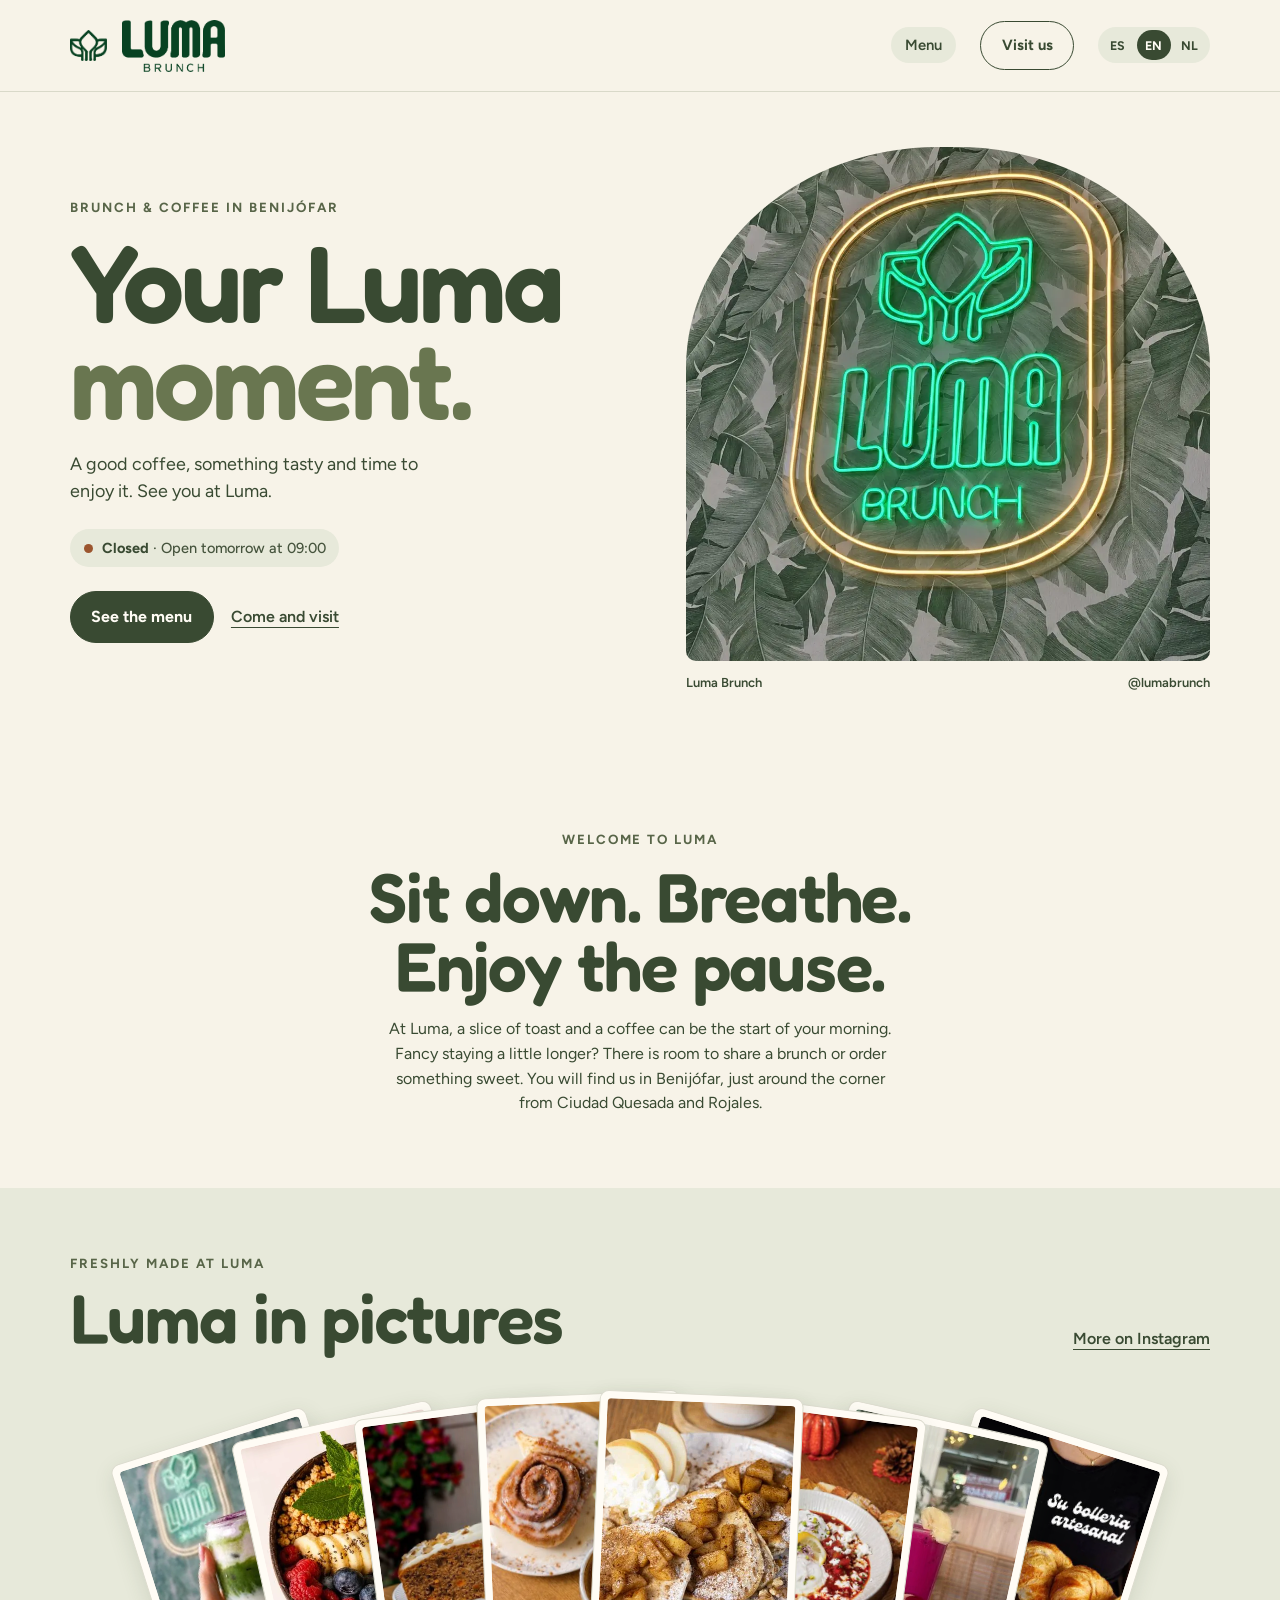
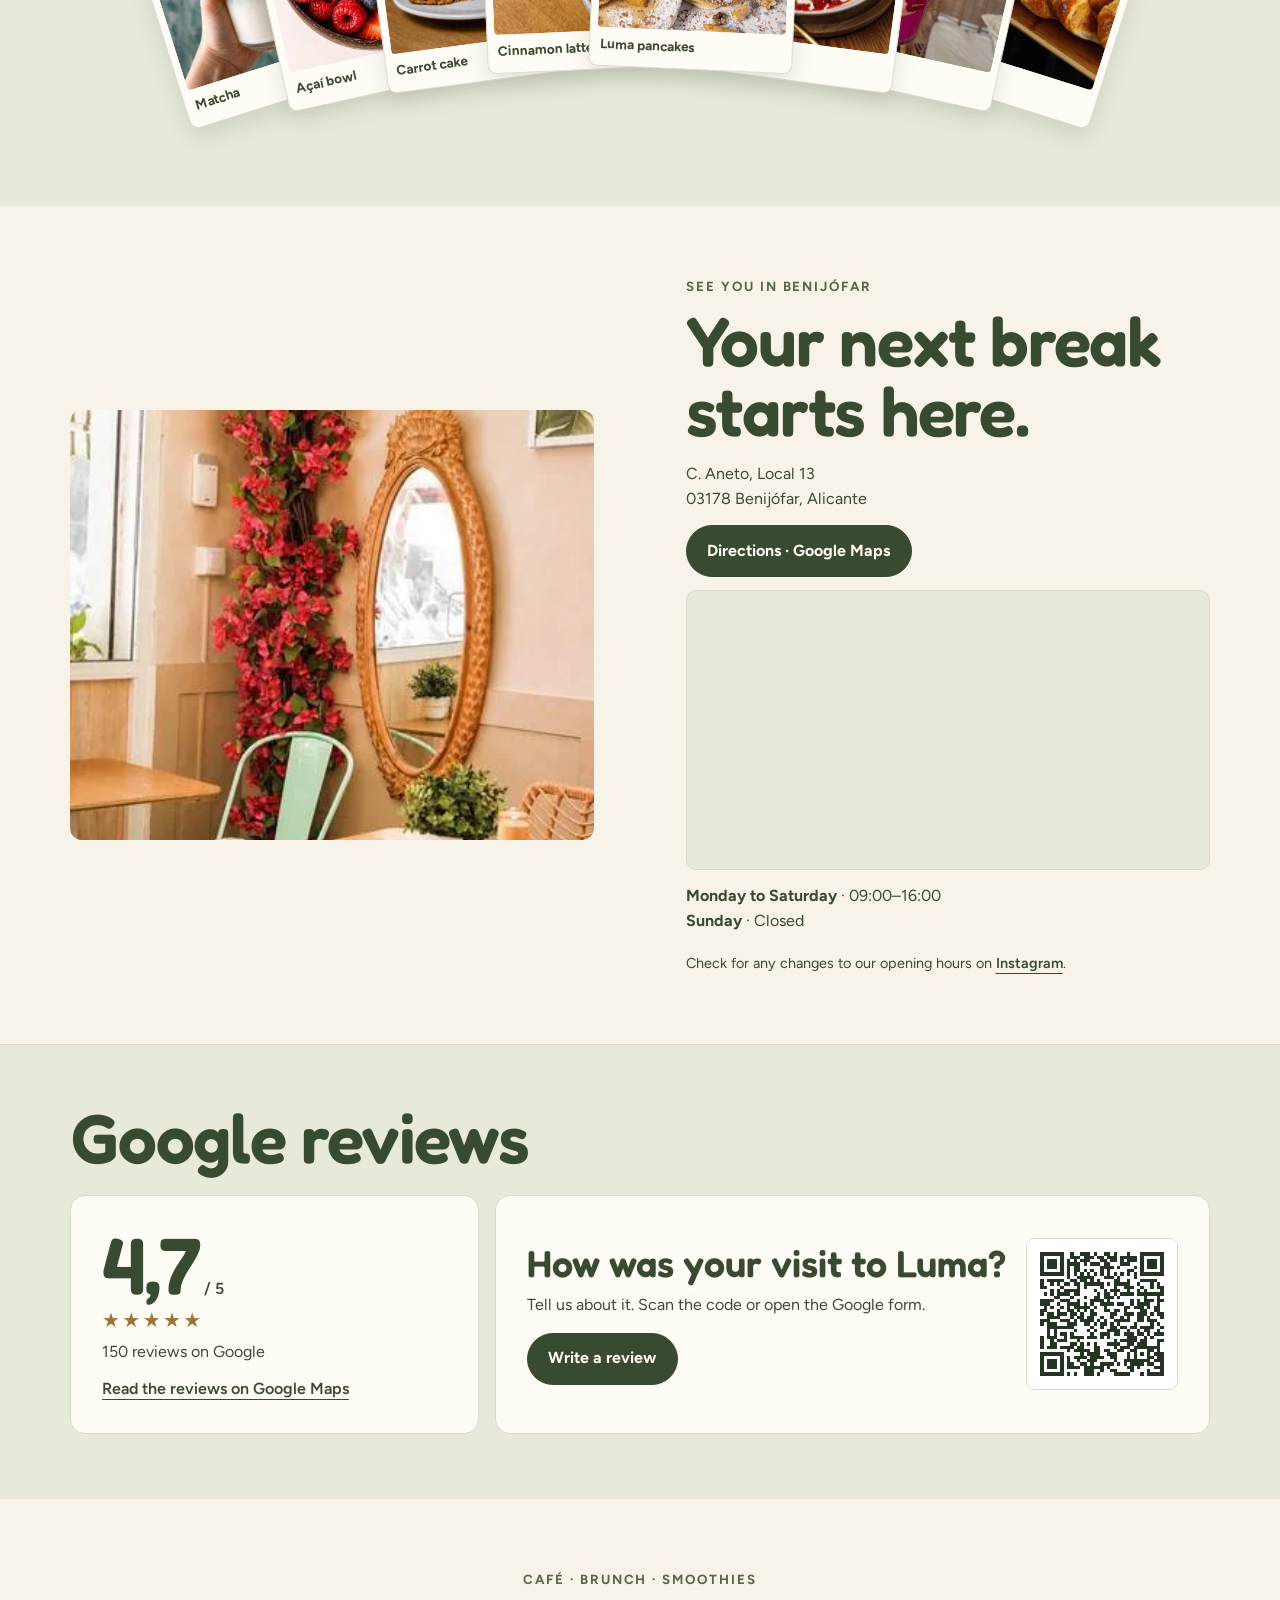
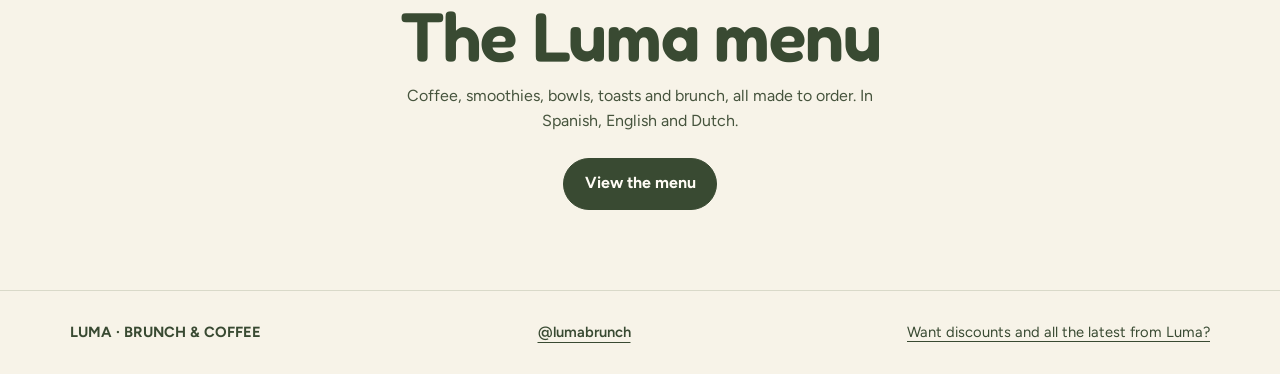
<file: en/index.html>
<!doctype html>
<html lang="en">
<head>
<meta charset="utf-8">
<meta name="viewport" content="width=device-width,initial-scale=1">
<meta name="description" content="Brunch, breakfast and coffee in Benijófar, close to Ciudad Quesada and Rojales. Toasts, bowls, smoothies and fresh juices. Mon–Sat 9:00–16:00.">
<link rel="canonical" href="https://luma-brunch.es/en/">
<link rel="alternate" hreflang="es" href="https://luma-brunch.es/">
<link rel="alternate" hreflang="en" href="https://luma-brunch.es/en/">
<link rel="alternate" hreflang="nl" href="https://luma-brunch.es/nl/">
<link rel="alternate" hreflang="x-default" href="https://luma-brunch.es/">
<link rel="icon" href="../favicon.ico" sizes="48x48">
<link rel="icon" type="image/png" sizes="96x96" href="../home-assets/icon-96.png">
<link rel="icon" type="image/png" sizes="192x192" href="../home-assets/icon-192.png">
<link rel="apple-touch-icon" href="../apple-touch-icon.png">
<meta name="theme-color" content="#f7f3e8">
<title>Brunch &amp; breakfast in Benijófar | Luma Brunch &amp; Coffee</title>
<meta property="og:type" content="restaurant">
<meta property="og:site_name" content="Luma Brunch">
<meta property="og:locale" content="en_GB">
<meta property="og:url" content="https://luma-brunch.es/en/">
<meta property="og:title" content="Luma Brunch · Brunch &amp; coffee in Benijófar">
<meta property="og:description" content="Brunch, breakfast, smoothies and bowls made to order. Mon–Sat 9:00–16:00, Calle Aneto, Benijófar.">
<meta property="og:image" content="https://luma-brunch.es/home-assets/luma-compartir.jpg">
<meta property="og:image:width" content="1200">
<meta property="og:image:height" content="630">
<meta property="og:image:alt" content="Luma Brunch pancakes with apple and cinnamon">
<meta name="twitter:card" content="summary_large_image">
<script type="application/ld+json">{"@context":"https://schema.org","@type":"Restaurant","@id":"https://luma-brunch.es/#restaurant","name":"Luma Brunch","alternateName":"Luma Brunch & Coffee","description":"Brunch, desayunos, café de especialidad, smoothies, bowls y zumos naturales preparados al momento en Benijófar (Alicante), junto a Ciudad Quesada y Rojales.","url":"https://luma-brunch.es/","image":["https://luma-brunch.es/home-assets/luma-compartir.jpg","https://luma-brunch.es/home-assets/luma-neon.webp","https://luma-brunch.es/home-assets/interior.webp"],"logo":"https://luma-brunch.es/home-assets/luma-logo.png","address":{"@type":"PostalAddress","streetAddress":"Calle Aneto, Local 13","addressLocality":"Benijófar","addressRegion":"Alicante","postalCode":"03178","addressCountry":"ES"},"geo":{"@type":"GeoCoordinates","latitude":38.08253,"longitude":-0.73414},"hasMap":"https://maps.google.com/maps?cid=3795068254731016623","openingHoursSpecification":[{"@type":"OpeningHoursSpecification","dayOfWeek":["Monday","Tuesday","Wednesday","Thursday","Friday","Saturday"],"opens":"09:00","closes":"16:00"}],"servesCuisine":["Brunch","Desayunos","Café","Smoothies y bowls"],"priceRange":"€","hasMenu":"https://luma-brunch.es/carta/","areaServed":["Benijófar","Ciudad Quesada","Rojales","Costa Blanca"],"sameAs":["https://www.instagram.com/lumabrunch/","https://www.tiktok.com/@lumabrunch","https://maps.google.com/maps?cid=3795068254731016623"]}</script>
<link rel="preconnect" href="https://fonts.googleapis.com">
<link rel="preconnect" href="https://fonts.gstatic.com" crossorigin>
<link rel="stylesheet" href="https://fonts.googleapis.com/css2?family=Fredoka:wght@500;600;700&family=Figtree:wght@400;500;600;700&display=swap">
<style>
:root{--cream:#f7f3e8;--green:#394a32;--olive:#77815a;--line:#d9d9c9;--soft:#e7e9da;--paper:#fffcf5;--headline:Fredoka,"Arial Rounded MT Bold",system-ui,sans-serif;--body:Figtree,system-ui,sans-serif}
*{box-sizing:border-box}html{scroll-behavior:smooth}body{margin:0;background:var(--cream);color:var(--green);font:1rem/1.55 var(--body)}
a{color:inherit;text-decoration:none}img{display:block;width:100%;height:auto}button{font:inherit;color:inherit}a:focus-visible,button:focus-visible{outline:3px solid #96613b;outline-offset:4px}figure,p,h1,h2{margin:0}
.wrap{width:min(1140px,calc(100% - 72px));margin-inline:auto}
.skip{position:absolute;top:-100px}.skip:focus{top:8px;left:8px;background:var(--paper);z-index:12;padding:.75rem}
header{border-bottom:1px solid var(--line)}.top{display:flex;align-items:center;justify-content:space-between;gap:24px;min-height:91px}.brand{display:flex;align-items:center;gap:10px}.brand .flower{width:37px;height:37px;object-fit:contain}.brand .wordmark{width:113px;height:52px;object-fit:contain}
nav,.actions{display:flex;align-items:center;gap:24px;flex-wrap:wrap}nav a{font-size:.925rem;font-weight:600}.nav-carta{display:inline-flex;align-items:center;min-height:36px;padding:0 14px;border-radius:100px;background:var(--soft)}.nav-carta:hover{background:#dde0cc}.langs{display:inline-flex;gap:2px;background:var(--soft);padding:3px;border-radius:100px}.langs a{min-width:34px;min-height:30px;display:inline-flex;align-items:center;justify-content:center;border-radius:100px;font-size:.78rem;font-weight:700;letter-spacing:.04em}.langs a[aria-current=true]{background:var(--green);color:var(--paper)}@media(max-width:430px){nav .button.outline{display:none}.langs a{min-width:30px}}
.button{display:inline-flex;align-items:center;justify-content:center;padding:.78rem 1.28rem;border-radius:100px;color:var(--paper);background:var(--green);border:1px solid var(--green);font-weight:700;min-height:44px}.outline{color:var(--green);background:transparent}.button:hover{background:#4d5d42;color:var(--paper)}.text-link{text-decoration:underline;text-underline-offset:5px;font-weight:600}
.eyebrow{font-weight:700;font-size:.83rem;letter-spacing:.15em;text-transform:uppercase;color:#586548}
.hero{padding-block:55px 59px;display:grid;grid-template-columns:1fr 1fr;gap:8%;align-items:center}.hero h1{font:600 clamp(4.2rem,8.5vw,8.15rem)/.89 var(--headline);letter-spacing:-.027em;margin:16px 0 22px}.hero h1 span{display:block;color:#697650}.intro{max-width:22rem;font-size:1.12rem}
.status{margin-top:24px;display:inline-flex;align-items:center;gap:9px;max-width:100%;padding:.48rem .85rem;border-radius:100px;background:var(--soft);font-weight:700;font-size:.91rem}.dot{width:9px;height:9px;border-radius:100%;background:#9b552e;flex:none}.status[data-state=open] .dot{background:#427345}.status .detail{font-weight:500;color:#46543d}
.hero h1 .hero-kicker{display:block;margin:0 0 16px;font:700 .83rem/1.55 var(--body);letter-spacing:.15em;text-transform:uppercase;color:#586548}.hero h1.hero-title-seo{margin-top:0}.actions{gap:17px;margin-top:24px}.hero-photo img{border-radius:48% 48% 10px 10px / 43% 43% 10px 10px;aspect-ratio:1.02;object-fit:cover}.hero-photo figcaption{display:flex;justify-content:space-between;gap:12px;margin-top:12px;font-size:.81rem;font-weight:600}

.welcome{text-align:center;padding:77px 0 72px}.welcome p:last-child{max-width:525px;margin:auto}.welcome h2{margin:12px 0 17px}
h2{font:600 clamp(2.5rem,5.4vw,4.6rem)/1 var(--headline);letter-spacing:-.018em}
.bar{background:var(--soft);padding:65px 0 62px;overflow:hidden}.bar h2{margin-top:9px}.bar-head{display:flex;align-items:end;justify-content:space-between;gap:20px}.bar-head .text-link{flex:none}
.fan{position:relative;height:clamp(240px,30vw,380px);margin:12px auto 0;max-width:1050px;isolation:isolate}.photo-card{--spread:clamp(55px,9vw,112px);--lift:12px;position:absolute;top:30px;left:50%;width:clamp(116px,16.8vw,204px);padding:7px 7px 11px;border:1px solid #dddccf;border-radius:9px;background:var(--paper);box-shadow:0 8px 22px #394a3226;text-align:left;cursor:pointer;transform:translateX(calc(-50% + var(--offset) * var(--spread))) translateY(calc(var(--distance) * var(--lift))) rotate(calc(var(--offset) * 5deg));z-index:calc(7 - var(--distance));transition:transform .28s ease,box-shadow .28s ease}
.photo-card img{aspect-ratio:.82;object-fit:cover;border-radius:4px}.photo-card span{display:block;padding:6px 3px 0;font-weight:700;font-size:.84rem}.photo-card:hover,.photo-card:focus-visible{z-index:10;transform:translateX(calc(-50% + var(--offset) * var(--spread))) translateY(calc(var(--distance) * var(--lift) - 13px)) rotate(0);box-shadow:0 13px 30px #394a3240}
.visit{display:grid;grid-template-columns:1fr 1fr;gap:8%;align-items:center;padding-block:70px}.visit img{border-radius:12px;aspect-ratio:1.22;object-fit:cover}.visit h2{margin:10px 0 17px}.visit address{font-style:normal}.hours{margin:14px 0 18px}.note{margin:15px 0 0;font-size:.9rem}
footer{border-top:1px solid var(--line);padding:22px 0}.footer{display:flex;align-items:center;justify-content:space-between;gap:14px;flex-wrap:wrap;font-size:.92rem}
dialog{border:1px solid var(--line);border-radius:12px;padding:14px;background:var(--paper);color:var(--green);max-width:min(90vw,620px);max-height:92dvh;overflow:auto}dialog::backdrop{background:#242e22c7}dialog img{max-height:69dvh;object-fit:contain;width:auto;max-width:100%;margin:auto;border-radius:6px}dialog figcaption{text-align:center;font-weight:700;margin-top:8px}dialog form{text-align:right;margin-bottom:8px}dialog button{cursor:pointer}
@media(max-width:850px){.bar{padding-bottom:44px}.bar-head{align-items:start;flex-direction:column}.fan{margin-top:10px}}
@media(max-width:700px){.wrap{width:calc(100% - 36px)}.top{min-height:72px;gap:10px}.brand .flower{width:29px;height:29px}.brand .wordmark{width:82px;height:38px}nav{gap:11px}nav .hide-small{display:none}nav .button{padding-inline:.83rem}.hero,.visit{grid-template-columns:1fr;gap:30px;padding-block:36px}.hero h1{font-size:clamp(3.65rem,14vw,5.3rem)}.hero-photo img{aspect-ratio:1.12}.welcome{padding-block:49px}.bar{padding-block:48px 34px}.fan{height:auto;display:flex;gap:9px;overflow-x:auto;scroll-snap-type:x mandatory;padding:8px 5px 16px;margin:17px -6px 0}.photo-card,.photo-card:hover,.photo-card:focus-visible{position:relative;inset:auto;flex:0 0 43%;max-width:175px;min-width:108px;transform:none;scroll-snap-align:start}.visit img{aspect-ratio:1.4}}
@media(prefers-reduced-motion:reduce){html{scroll-behavior:auto}.photo-card{transition:none}}

.reviews{background:var(--soft);border-top:1px solid var(--line);padding-block:58px 65px}
.reviews h2{margin:0 0 23px}
.review-grid{display:grid;grid-template-columns:minmax(0,.8fr) minmax(0,1.4fr);gap:16px}
.review-card{background:var(--paper);border:1px solid var(--line);border-radius:15px;padding:clamp(18px,3vw,31px)}
.review-rating{font:600 clamp(3rem,7vw,5rem)/.95 var(--headline);letter-spacing:-.03em;margin-bottom:6px}
.review-rating small{font:600 1rem var(--body);letter-spacing:0}
.review-stars{display:block;width:max-content;font-size:1.25rem;letter-spacing:.12em;line-height:1.1;color:#9a7537;margin-bottom:9px}
.review-card .text-link{display:inline-block;margin-top:12px}
.review-prompt{display:grid;grid-template-columns:minmax(0,1fr) clamp(110px,14vw,152px);gap:20px;align-items:center}
.review-prompt h3{font:600 clamp(1.55rem,3vw,2.35rem)/1.03 var(--headline);margin:0 0 10px}
.review-prompt .button{margin-top:15px}
.review-qr{display:block;background:white;border:1px solid var(--line);border-radius:9px;overflow:hidden}
.review-qr img{display:block;width:100%;height:auto;aspect-ratio:1}
@media(max-width:700px){.reviews{padding-block:44px 48px}.review-grid{grid-template-columns:1fr}}
@media(max-width:425px){.review-prompt{grid-template-columns:1fr}.review-qr{width:120px}}
.visit-map{display:block;width:100%;height:245px;margin:13px 0 0;border:1px solid var(--line);border-radius:10px;background:var(--soft)}
.menu-full{padding-block:60px;text-align:left}
.menu-full>h2{margin-bottom:20px}
.menu-language{display:flex;gap:8px;flex-wrap:wrap;margin-bottom:16px}
.menu-full button{cursor:pointer}

.menu-controls{position:sticky;top:0;z-index:11;background:var(--cream);padding:10px 0;border-block:1px solid var(--line)}
.menu-controls input{display:block;width:min(100%,380px);padding:10px 14px;border:1px solid #9ca288;border-radius:8px;background:var(--paper);color:var(--green);font:inherit}
.menu-categories{display:flex;flex-wrap:nowrap;gap:8px;overflow-x:auto;padding:8px 4px 3px}
.menu-categories a{white-space:nowrap;background:var(--paper);border:1px solid var(--line);padding:6px 12px;border-radius:99px;font-size:.9rem}
.menu-categories a[aria-current=true]{background:var(--green);color:var(--paper)}
.menu-category{padding-top:24px;scroll-margin-top:126px}
.menu-category h3{font:600 clamp(1.8rem,4vw,2.7rem)/1.05 var(--headline);margin:0 0 12px}
.menu-items{display:grid;grid-template-columns:repeat(2,minmax(0,1fr));gap:8px 16px}
.menu-item{border:1px solid var(--line);border-radius:10px;padding:10px 12px;background:var(--paper)}
.menu-item-heading{display:flex;justify-content:space-between;align-items:baseline;gap:10px}
.menu-item h4{margin:0;font-size:1rem}
.menu-item strong{white-space:nowrap}
.menu-item p,.menu-notes p{white-space:pre-line;margin:4px 0;font-size:.94rem}
.menu-notes{margin:10px 0 0}.menu-item img{max-width:250px;margin-top:8px;border-radius:8px}.menu-item summary{cursor:pointer}
.menu-empty{margin-top:18px}
@media(max-width:700px){.menu-full{padding-block:42px}.menu-items{grid-template-columns:1fr}}

.menu-lang-input{position:absolute;width:1px;height:1px;margin:0;overflow:hidden;clip-path:inset(50%)}
.menu-language label{cursor:pointer}
.menu-panel{display:none}
.menu-full [hidden]{display:none!important}
#luma-lang-es:checked~#luma-menu-es,#luma-lang-en:checked~#luma-menu-en,#luma-lang-nl:checked~#luma-menu-nl{display:block}
#luma-lang-es:checked~.menu-language [for=luma-lang-es],#luma-lang-en:checked~.menu-language [for=luma-lang-en],#luma-lang-nl:checked~.menu-language [for=luma-lang-nl]{background:var(--green);color:var(--paper)}
#luma-lang-es:focus-visible~.menu-language [for=luma-lang-es],#luma-lang-en:focus-visible~.menu-language [for=luma-lang-en],#luma-lang-nl:focus-visible~.menu-language [for=luma-lang-nl]{outline:3px solid #96613b;outline-offset:4px}
.menu-categories a[aria-current=true]{background:var(--green);color:var(--paper)}

.menu-link{text-align:center;padding:70px 0 80px}.menu-link h2{margin:12px 0 14px}.menu-link p:not(.eyebrow){max-width:30rem;margin:0 auto 24px;color:#46543d}
.newsletter-trigger{border:0;padding:8px 0;background:none;color:inherit;cursor:pointer;font:inherit;text-decoration:underline;text-underline-offset:4px}
.newsletter-dialog{box-sizing:border-box;width:min(580px,calc(100% - 24px));max-height:calc(100% - 24px);overflow:auto;padding:18px;border:1px solid #d9d9c9;border-radius:16px;background:#f7f3e8;color:#394a32}
.newsletter-dialog::backdrop{background:#232d22ad}
.newsletter-close{display:block;margin-left:auto;min-width:44px;min-height:44px;border:0;border-radius:6px;background:transparent;color:inherit;font-size:24px;cursor:pointer}
.newsletter-dialog .nl-top{display:flex;align-items:flex-start;justify-content:space-between;text-align:left;padding:4px 6px 14px;margin:0}.newsletter-dialog .nl-logo{width:64px;height:auto;display:block;margin:0}.newsletter-dialog .nl-top .newsletter-close{margin:0}
.newsletter-dialog .nl-form,.newsletter-dialog .nl-done{padding:0 6px 4px;margin:0;text-align:left}
.newsletter-dialog h2{font:600 clamp(2rem,6vw,2.7rem)/1 var(--headline);letter-spacing:-.018em;margin:0 0 12px}.newsletter-dialog h2 span{color:#697650}
.newsletter-dialog .nl-lead{font-size:1rem;margin:0 0 18px;color:#46543d}
.nl-field{display:block;margin-bottom:14px}.nl-field span{display:block;font-weight:700;font-size:.9rem;margin-bottom:6px}
.nl-field input{box-sizing:border-box;width:100%;min-height:46px;padding:.65rem .9rem;border:1px solid #c9ccb8;border-radius:10px;background:var(--paper);color:var(--green);font:inherit;font-size:1rem}
.nl-field input:focus-visible{outline:3px solid #96613b;outline-offset:2px;border-color:var(--green)}
.nl-check{display:flex;gap:10px;align-items:flex-start;margin:4px 0 18px;font-size:.88rem;line-height:1.45;cursor:pointer}.nl-check input{width:20px;height:20px;margin:1px 0 0;flex:none;accent-color:var(--green)}
.nl-hp{position:absolute!important;left:-9999px;width:1px;height:1px;overflow:hidden}
.nl-submit{width:100%;cursor:pointer;font-size:1rem}.nl-submit[disabled]{opacity:.6;cursor:wait}
.newsletter-dialog .nl-msg{min-height:1.2em;margin:10px 0 0;font-weight:600;color:#9b552e}
.newsletter-dialog .nl-legal{margin:14px 6px 2px;font-size:.78rem;color:#6c7161}
.newsletter-dialog p{margin:8px 0;font-size:13px}

.visit-directions{display:flex;align-items:center;gap:12px;flex-wrap:wrap;margin-top:14px}
.visit-directions .button{max-width:100%}
.visit-map{height:clamp(225px,34vw,280px)}
</style>
<link rel="stylesheet" href="../tostada-options.css">
</head>
<body id="inicio">
<a class="skip" href="#contenido">Skip to content</a>
<header>
  <div class="wrap top">
    <a class="brand" href="#inicio" aria-label="Luma Brunch"><img class="flower" src="../home-assets/luma-flower.webp" alt=""><img class="wordmark" src="../home-assets/luma-wordmark.webp" alt=""></a>
    <nav aria-label="Main navigation">
      <a class="nav-carta" href="../carta/?lang=en">Menu</a><a class="button outline" href="#visitanos">Visit us</a>
      <span class="langs" role="group" aria-label="Idioma / Language / Taal"><a href="/?lang=es" hreflang="es" lang="es" data-lang="es">ES</a><a href="/en/" hreflang="en" lang="en" aria-current="true" data-lang="en">EN</a><a href="/nl/" hreflang="nl" lang="nl" data-lang="nl">NL</a></span>
    </nav>
  </div>
</header>
<main id="contenido">
  <section class="wrap hero" aria-labelledby="hero-title">
    <div>
      <h1 id="hero-title" class="hero-title-seo"><span class="eyebrow hero-kicker">Brunch &amp; coffee in Benijófar</span>Your Luma <span>moment.</span></h1>
      <p class="intro">A good coffee, something tasty and time to enjoy it. See you at Luma.</p>
      <div class="status" id="opening-status" aria-live="polite"><span class="dot" aria-hidden="true"></span><span><span id="opening-label">Opening hours</span><span class="detail" id="opening-detail"> · Mon–Sat 09:00–16:00</span></span></div>
      <div class="actions"><a class="button" href="../carta/?lang=en">See the menu</a><a class="text-link" href="#visitanos">Come and visit</a></div>
    </div>
    <figure class="hero-photo"><img src="../home-assets/luma-neon.webp" alt="Luma Brunch neon sign inside the café, Benijófar" width="1000" height="1333" fetchpriority="high"><figcaption><span>Luma Brunch</span><span>@lumabrunch</span></figcaption></figure>
  </section>

  <section class="wrap welcome" aria-labelledby="welcome-title">
    <p class="eyebrow">Welcome to Luma</p>
    <h2 id="welcome-title">Sit down. Breathe.<br>Enjoy the pause.</h2>
    <p>At Luma, a slice of toast and a coffee can be the start of your morning. Fancy staying a little longer? There is room to share a brunch or order something sweet. You will find us in Benijófar, just around the corner from Ciudad Quesada and Rojales.</p>
  </section>
  <section class="bar" id="barra" aria-labelledby="bar-title">
    <div class="wrap">
      <div class="bar-head"><div><p class="eyebrow">Freshly made at Luma</p><h2 id="bar-title">Luma in pictures</h2></div><a class="text-link" href="https://www.instagram.com/lumabrunch/">More on Instagram</a></div>
      <div class="fan">
        <button type="button" class="photo-card" style="--offset:-3.5;--distance:3" aria-haspopup="dialog"><img src="../home-assets/matcha.webp" alt="" loading="lazy"><span>Matcha</span></button>
        <button type="button" class="photo-card" style="--offset:-2.5;--distance:2" aria-haspopup="dialog"><img src="../home-assets/acai.webp" alt="" loading="lazy"><span>Açaí bowl</span></button>
        <button type="button" class="photo-card" style="--offset:-1.5;--distance:1" aria-haspopup="dialog"><img src="../home-assets/carrot-cake.webp" alt="" loading="lazy"><span>Carrot cake</span></button>
        <button type="button" class="photo-card" style="--offset:-0.5;--distance:0" aria-haspopup="dialog"><img src="../home-assets/cinnamon-latte.webp" alt="" loading="lazy"><span>Cinnamon latte</span></button>
        <button type="button" class="photo-card" style="--offset:0.5;--distance:0" aria-haspopup="dialog"><img src="../home-assets/tortitas.webp" alt="" loading="lazy"><span>Luma pancakes</span></button>
        <button type="button" class="photo-card" style="--offset:1.5;--distance:1" aria-haspopup="dialog"><img src="../home-assets/shakshuka.webp" alt="" loading="lazy"><span>Shakshuka</span></button>
        <button type="button" class="photo-card" style="--offset:2.5;--distance:2" aria-haspopup="dialog"><img src="../home-assets/pink-dragon.webp" alt="" loading="lazy"><span>Pink Dragon</span></button>
        <button type="button" class="photo-card" style="--offset:3.5;--distance:3" aria-haspopup="dialog"><img src="../home-assets/croissants.webp" alt="" loading="lazy"><span>Croissants</span></button>
      </div>
    </div>
  </section>
  <section class="wrap visit" id="visitanos" aria-labelledby="visit-title">
    <img src="../home-assets/interior.webp" alt="Inside Luma Brunch" loading="lazy">
    <div><p class="eyebrow">See you in Benijófar</p><h2 id="visit-title">Your next break starts here.</h2>
    <address>C. Aneto, Local 13<br>03178 Benijófar, Alicante</address>
    <div class="visit-directions"><a class="button" href="https://maps.google.com/maps?cid=3795068254731016623" target="_blank" rel="noopener">Directions · Google Maps</a></div>
    <iframe class="visit-map" src="https://www.google.com/maps?cid=3795068254731016623&amp;z=18&amp;hl=en&amp;output=embed" title="Luma Brunch · C. Aneto, Local 13, on Google Maps" loading="lazy" referrerpolicy="strict-origin-when-cross-origin" allowfullscreen></iframe>
    <p class="hours"><strong>Monday to Saturday</strong> · 09:00–16:00<br><strong>Sunday</strong> · Closed</p>
    
    <p class="note">Check for any changes to our opening hours on <a class="text-link" href="https://www.instagram.com/stories/highlights/18097013110652915/">Instagram</a>.</p></div>
  </section>

  <section class="reviews" id="resenas" aria-labelledby="reviews-title">
    <div class="wrap">
      <h2 id="reviews-title">Google reviews</h2>
      <div class="review-grid">
        <div class="review-card">
          <p class="review-rating">4,7<small> / 5</small></p>
          <span class="review-stars" aria-hidden="true">★★★★★</span>
          <p>150 reviews on Google</p>
          <a class="text-link" href="https://www.google.com/maps/search/?api=1&amp;query=Luma+Brunch+Calle+Aneto+13+Benijofar&amp;query_place_id=ChIJ2-4PcumvYw0Rr5madXjKqjQ" target="_blank" rel="noopener">Read the reviews on Google Maps</a>
        </div>
        <div class="review-card review-prompt">
          <div>
            <h3>How was your visit to Luma?</h3>
            <p>Tell us about it. Scan the code or open the Google form.</p>
            <a class="button" href="https://search.google.com/local/writereview?placeid=ChIJ2-4PcumvYw0Rr5madXjKqjQ" target="_blank" rel="noopener">Write a review</a>
          </div>
          <a class="review-qr" href="https://search.google.com/local/writereview?placeid=ChIJ2-4PcumvYw0Rr5madXjKqjQ" target="_blank" rel="noopener" aria-label="Open the Google review form">
            <img src="[data-uri]" alt="QR code to write a Google review for Luma Brunch" width="152" height="152" loading="lazy">
          </a>
        </div>
      </div>
    </div>
  </section>
<section class="wrap menu-full menu-link" id="carta" aria-labelledby="menu-title">
  <p class="eyebrow">Café · Brunch · Smoothies</p>
  <h2 id="menu-title">The Luma menu</h2>
  <p>Coffee, smoothies, bowls, toasts and brunch, all made to order. In Spanish, English and Dutch.</p>
  <a class="button" href="../carta/?lang=en">View the menu</a>
</section>
</main>
<footer><div class="wrap footer"><strong>LUMA · BRUNCH &amp; COFFEE</strong><a class="text-link" href="https://www.instagram.com/lumabrunch/">@lumabrunch</a><button class="newsletter-trigger" id="newsletter-trigger" type="button" aria-haspopup="dialog">Want discounts and all the latest from Luma?</button></div></footer>
<dialog id="newsletter" class="newsletter-dialog" aria-labelledby="nl-title">
  <form method="dialog" class="nl-top"><img class="nl-logo" src="../home-assets/luma-badge.webp" alt="Luma Brunch" width="84" height="111"><button class="newsletter-close" aria-label="Close" autofocus>×</button></form>
  <form class="nl-form" id="nl-form" novalidate>
    <h2 id="nl-title">A Luma moment<br><span>in your inbox.</span></h2>
    <p class="nl-lead">Get exclusive discounts, Luma news, brunch specials and seasonal drinks.</p>
    <label class="nl-field"><span>Name</span><input name="naam" type="text" autocomplete="given-name" maxlength="100"></label>
    <label class="nl-field"><span>Email</span><input name="email" type="email" autocomplete="email" placeholder="name@example.com" required maxlength="254"></label>
    <label class="nl-hp" aria-hidden="true">Web<input name="web" type="text" tabindex="-1" autocomplete="off"></label>
    <label class="nl-check"><input name="toestemming" type="checkbox" required><span>I agree to receive emails from Luma Brunch with news and offers. I can unsubscribe at any time.</span></label>
    <button class="button nl-submit" type="submit">Subscribe</button>
    <p class="nl-msg" role="status" aria-live="polite"></p>
  </form>
  <div class="nl-done" hidden>
    <h2>Thank you! <span>💚</span></h2>
    <p>You are on the list. Our news will be with you soon.</p>
  </div>
  <p class="nl-legal">Luma Brunch will only use your name and email to send you news and discounts. You can unsubscribe at any time via the link in our emails.</p>
</dialog>
<dialog id="photo-dialog" aria-labelledby="photo-title">
  <form method="dialog"><button class="button outline">Close</button></form>
  <figure><img id="full-photo" alt=""><figcaption id="photo-title"></figcaption></figure>
</dialog>
<script>
document.querySelectorAll('.langs a').forEach(a => a.addEventListener('click', () => { try { localStorage.setItem('luma-lang', a.dataset.lang); } catch (e) {} }));
const localClock = new Intl.DateTimeFormat("en-GB", {
  timeZone: "Europe/Madrid", weekday: "short", hour: "2-digit", minute: "2-digit", hourCycle: "h23"
});

function openingStatus(date) {
  const parts = Object.fromEntries(localClock.formatToParts(date).map(({type, value}) => [type, value]));
  const minutes = Number(parts.hour) * 60 + Number(parts.minute);
  if (parts.weekday === "Sun") return ["closed", "Closed", "Open tomorrow at 09:00"];
  if (minutes < 540) return ["closed", "Closed", "Open today at 09:00"];
  if (minutes < 960) return ["open", "Open now", "Until 16:00"];
  return ["closed", "Closed", parts.weekday === "Sat" ? "Open Monday at 09:00" : "Open tomorrow at 09:00"];
}

function updateHours() {
  const [state, label, detail] = openingStatus(new Date());
  document.getElementById("opening-status").dataset.state = state;
  const labelNode = document.getElementById("opening-label");
  const detailNode = document.getElementById("opening-detail");
  if (labelNode.textContent !== label) labelNode.textContent = label;
  if (detailNode.textContent !== " · " + detail) detailNode.textContent = " · " + detail;
}

updateHours();
setInterval(updateHours, 15000);
document.addEventListener("visibilitychange", updateHours);

const dialog = document.getElementById("photo-dialog");
const fullPhoto = document.getElementById("full-photo");
const title = document.getElementById("photo-title");
document.querySelectorAll(".photo-card").forEach(card => {
  card.addEventListener("click", () => {
    fullPhoto.src = card.querySelector("img").src;
    title.textContent = card.querySelector("span").textContent;
    dialog.showModal();
  });
});
dialog.addEventListener("click", event => {
  if (event.target === dialog) dialog.close();
});
</script>


<script>
document.querySelectorAll('.menu-panel').forEach(panel => {
  const search = panel.querySelector('input[type=search]');
  const categories = [...panel.querySelectorAll('.menu-category')];
  const navigation = panel.querySelector('.menu-categories');
  const links = [...navigation.querySelectorAll('a')];
  const empty = panel.querySelector('.menu-empty');
  search.hidden = false;

  function filter() {
    const query = search.value.trim().toLocaleLowerCase(panel.lang);
    for (const category of categories) {
      const items = [...category.querySelectorAll('.menu-item')];
      for (const item of items) {
        const name = item.querySelector('h4').textContent;
        const description = item.querySelector('p')?.textContent ?? '';
        item.hidden = !(name + ' ' + description).toLocaleLowerCase(panel.lang).includes(query);
      }
      const notes = category.querySelector('.menu-notes');
      if (notes) notes.hidden = Boolean(query);
      category.hidden = items.every(item => item.hidden);
    }
    empty.hidden = categories.some(category => !category.hidden);
  }

  search.addEventListener('input', filter);
  navigation.addEventListener('click', event => {
    if (event.target.closest('a') && search.value) {
      search.value = '';
      filter();
    }
  });

  const controls = panel.querySelector('.menu-controls');
  let current;
  function highlight() {
    if (!panel.getClientRects().length) return;
    const threshold = controls.getBoundingClientRect().bottom + 30;
    let next;
    if (!search.value.trim()) {
      for (const category of categories) {
        if (category.getBoundingClientRect().top > threshold) break;
        next = category.id;
      }
    }
    if (next === current) return;
    current = next;
    for (const link of links) {
      if (link.hash === '#' + current) {
        link.setAttribute('aria-current','true');
        const offset = link.getBoundingClientRect().left - navigation.getBoundingClientRect().left;
        if (offset < 0 || offset + link.offsetWidth > navigation.clientWidth) navigation.scrollLeft += offset - 5;
      } else {
        link.removeAttribute('aria-current');
      }
    }
  }
  let queued = false;
  window.addEventListener('scroll', () => {
    if (queued) return;
    queued = true;
    requestAnimationFrame(() => {
      queued = false;
      highlight();
    });
  }, {passive:true});
  search.addEventListener('input', highlight);
});
</script>
<script>
(() => {
  const SUPABASE_URL = 'https://gkrdhidgaimvnjbrkpqh.supabase.co';
  const SUPABASE_KEY = 'sb_publishable_pi4sOvXDpl67TLaq5E_BWQ_-N1vnGEa';
  const dialog = document.getElementById('newsletter');
  const form = document.getElementById('nl-form');
  const done = dialog.querySelector('.nl-done');
  const msg = form.querySelector('.nl-msg');
  const btn = form.querySelector('.nl-submit');
  const params = new URLSearchParams(location.search);
  let bron = ['qr','instagram','tiktok'].includes(params.get('suscribir')) ? params.get('suscribir') : 'website';
  const taal = () => {
    const v = document.documentElement.lang;
    return ['es','en','nl'].includes(v) ? v : 'es';
  };
  const open = () => dialog.showModal();
  document.getElementById('newsletter-trigger').addEventListener('click', open);
  if (params.has('suscribir')) addEventListener('load', open);
  dialog.addEventListener('click', e => { if (e.target === dialog) dialog.close(); });

  // Automatisch openen na 60% scrollen: per apparaat hooguit 1x; na sluiten 30 dagen niet, na inschrijven nooit.
  const KEY = 'luma-nl-auto', DAG = 864e5;
  let geheugen = null;
  const lees = () => { try { return localStorage.getItem(KEY); } catch (e) { return geheugen; } };
  const bewaar = v => { geheugen = v; try { localStorage.setItem(KEY, v); } catch (e) {} };
  const status = lees();
  const mag = !params.has('suscribir') && status !== 'ingeschreven' && !(status && Date.now() - Number(status) < 30 * DAG);
  if (mag) {
    const check = () => {
      const max = document.documentElement.scrollHeight - innerHeight;
      if (max <= 0 || scrollY / max < 0.6) return;
      if (document.querySelector('dialog[open]')) return;
      removeEventListener('scroll', check);
      bron = 'website-scroll';
      bewaar(String(Date.now()));
      dialog.showModal();
    };
    addEventListener('scroll', check, { passive: true });
  }
  form.addEventListener('submit', async (e) => {
    e.preventDefault();
    msg.textContent = '';
    if (form.web.value) return;
    const email = form.email.value.trim();
    if (!/^[^@\s]+@[^@\s]+\.[^@\s]+$/.test(email)) { msg.textContent = 'Please check your email address.'; form.email.focus(); return; }
    if (!form.toestemming.checked) { msg.textContent = 'Please tick the box to subscribe.'; return; }
    btn.disabled = true; btn.textContent = 'Sending…';
    try {
      const r = await fetch(SUPABASE_URL + '/rest/v1/rpc/aanmelden', {
        method: 'POST',
        headers: { 'Content-Type': 'application/json', apikey: SUPABASE_KEY },
        body: JSON.stringify({ p_email: email, p_naam: form.naam.value.trim(), p_taal: taal(), p_bron: bron, p_toestemming: true })
      });
      if (!r.ok) throw new Error(r.status);
      form.hidden = true; done.hidden = false; bewaar('ingeschreven');
    } catch (err) {
      msg.textContent = 'Something went wrong. Please try again in a moment.';
    } finally {
      btn.disabled = false; btn.textContent = 'Subscribe';
    }
  });
})();
</script>
</body>
</html>
</file>
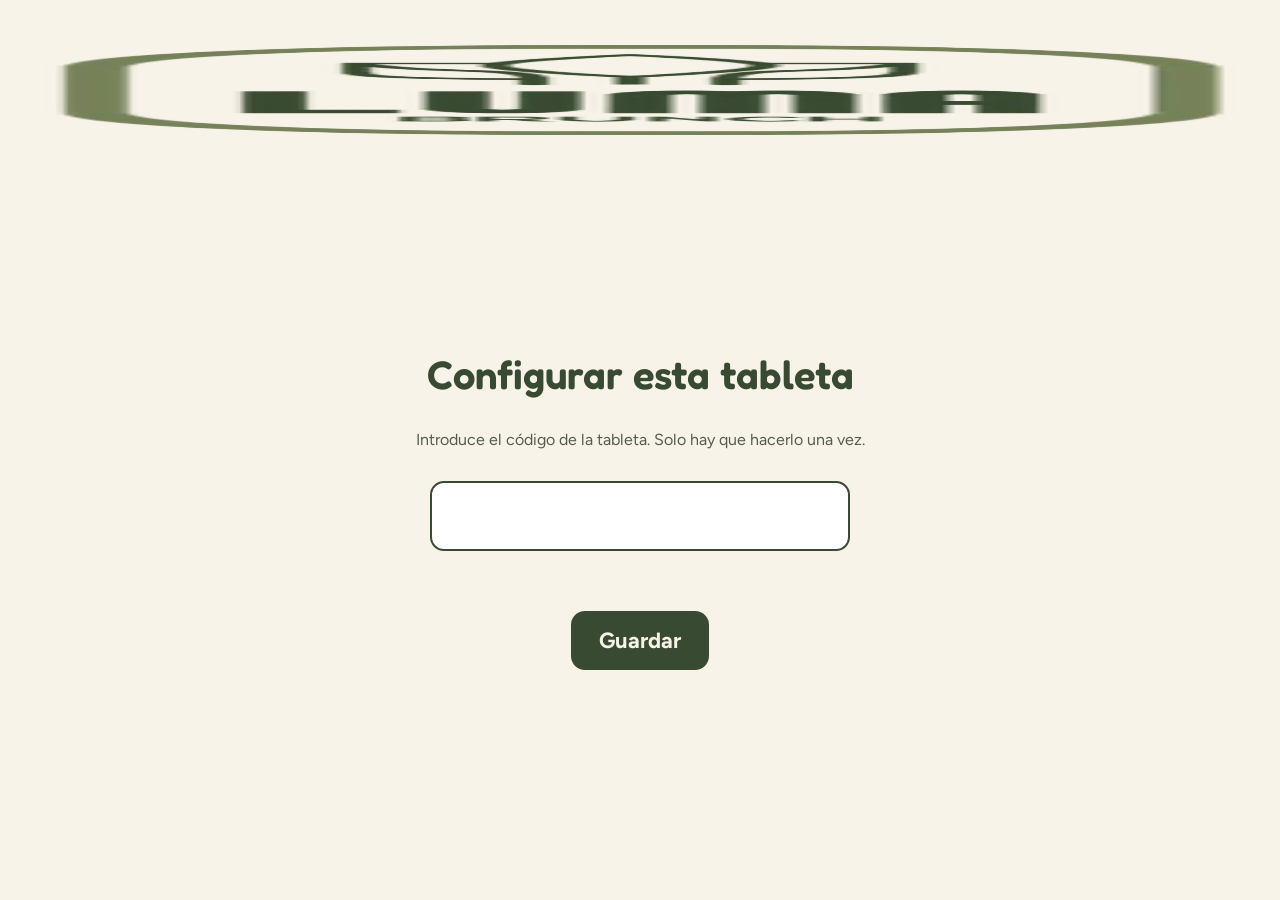
<file: fichar/index.html>
<!DOCTYPE html>
<html lang="es">
<head>
<meta charset="utf-8">
<meta name="viewport" content="width=device-width, initial-scale=1, maximum-scale=1, user-scalable=no">
<meta name="robots" content="noindex, nofollow">
<meta name="theme-color" content="#394A32">
<meta name="apple-mobile-web-app-capable" content="yes">
<title>Luma · Fichar</title>
<link rel="preconnect" href="https://fonts.googleapis.com">
<link rel="preconnect" href="https://fonts.gstatic.com" crossorigin>
<link href="https://fonts.googleapis.com/css2?family=Fredoka:wght@500;600&family=Figtree:wght@400;500;600;700&display=swap" rel="stylesheet">
<style>
  :root{--verde:#394A32;--crema:#F7F3E8;--suave:#E7E9DA;--terracota:#815437;--texto:#565B4C;--ok:#3F6B34}
  *{box-sizing:border-box;-webkit-tap-highlight-color:transparent}
  html,body{margin:0;height:100%;background:var(--crema);color:var(--verde);font-family:Figtree,system-ui,sans-serif;-webkit-user-select:none;user-select:none;overscroll-behavior:none}
  button{font:inherit;color:inherit;border:0;background:none;cursor:pointer;touch-action:manipulation}
  .f{font-family:Fredoka,system-ui,sans-serif;font-weight:600}
  .screen{display:none;min-height:100%;padding:clamp(20px,4vw,44px);flex-direction:column;gap:clamp(16px,2.5vw,28px)}
  .screen.on{display:flex}
  .top{display:flex;justify-content:space-between;align-items:flex-end;gap:16px}
  .logo-row{display:flex;align-items:center;gap:18px}
  .logo{height:clamp(64px,9vw,92px);width:auto;display:block}
  .sub{font-size:clamp(15px,1.7vw,18px);color:var(--texto)}
  .clock{font-size:clamp(40px,6vw,64px);line-height:1;text-align:right}
  h1{margin:0;font-size:clamp(26px,3.2vw,40px)}
  .grid{display:grid;grid-template-columns:repeat(auto-fill,minmax(240px,1fr));gap:clamp(12px,1.8vw,20px)}
  .person{display:flex;align-items:center;gap:16px;padding:18px 20px;background:#fff;border:2px solid var(--suave);border-radius:20px;text-align:left;min-height:104px}
  .person:active{transform:scale(.98);border-color:var(--verde)}
  .ini{width:60px;height:60px;border-radius:50%;background:var(--verde);color:var(--crema);display:flex;align-items:center;justify-content:center;font-size:26px;flex-shrink:0}
  .pname{font-size:24px;display:block}
  .pstat{font-size:16px;font-weight:700;color:var(--texto);display:block;margin-top:4px}
  .pstat.in{color:var(--ok)}
  .btn-o{align-self:flex-start;font-size:20px;font-weight:700;padding:14px 24px;border-radius:14px;border:2px solid var(--verde)}
  .pinwrap{display:flex;gap:clamp(24px,5vw,64px);align-items:center;flex-wrap:wrap;flex-grow:1}
  .pinleft{flex:1 1 300px;display:flex;flex-direction:column;gap:18px}
  .big-ini{width:96px;height:96px;font-size:40px}
  .hello{font-size:clamp(40px,5vw,56px);line-height:1.05;margin:0}
  .dots{display:flex;gap:20px}
  .dot{width:28px;height:28px;border-radius:50%;border:3px solid var(--verde)}
  .dot.full{background:var(--verde)}
  .err{min-height:28px;font-size:20px;font-weight:700;color:var(--terracota)}
  .pad{display:grid;grid-template-columns:repeat(3,minmax(0,1fr));gap:16px;width:min(460px,100%)}
  .key{height:clamp(84px,11vh,116px);border-radius:22px;background:#fff;font-family:Fredoka,sans-serif;font-weight:600;font-size:42px}
  .key:active{background:var(--suave)}
  .key.alt{background:var(--suave);font-size:22px}
  .key.okk{background:var(--verde);color:var(--crema);font-size:30px}
  .shift{background:var(--suave);border-radius:20px;padding:20px 24px}
  .shift .lbl{font-size:15px;font-weight:700;color:var(--texto);text-transform:uppercase;letter-spacing:.06em}
  .shift .val{font-size:clamp(24px,3vw,32px);margin-top:6px}
  .acts{display:grid;grid-template-columns:repeat(2,minmax(0,1fr));gap:22px;flex-grow:1;min-height:260px}
  .act{border-radius:28px;display:flex;flex-direction:column;align-items:center;justify-content:center;gap:10px;padding:20px}
  .act .t{font-family:Fredoka,sans-serif;font-weight:600;font-size:clamp(44px,6vw,64px)}
  .act .d{font-size:20px}
  .act.in{background:var(--verde);color:var(--crema)}
  .act.out{background:#fff;border:3px solid var(--verde)}
  .act[disabled]{background:#EFEDE4;border-color:#EFEDE4;color:#6E7262}
  .row{display:flex;justify-content:space-between;align-items:center;gap:12px;flex-wrap:wrap}
  .center{flex-grow:1;display:flex;flex-direction:column;align-items:center;justify-content:center;text-align:center;gap:16px}
  .check{width:120px;height:120px;border-radius:50%;background:var(--verde);display:flex;align-items:center;justify-content:center}
  .horas-semana{background:#fff;border-radius:20px;padding:16px 26px;margin-bottom:16px;display:flex;align-items:center;justify-content:space-between;gap:12px;flex-wrap:wrap}
  .horas-semana[hidden]{display:none}
  .horas-semana h2{margin:0 0 4px;font-size:22px}
  .horas-semana strong{font-size:28px;color:var(--verde)}
  .horas-semana p{flex-basis:100%;margin:0;font-size:14px}
  .weeks{display:grid;grid-template-columns:repeat(auto-fit,minmax(300px,1fr));gap:20px}
  .week{background:#fff;border-radius:20px;padding:22px 26px}
  .week h2{margin:0 0 8px;font-size:22px}
  .day{display:flex;align-items:center;gap:12px;padding:13px 0;border-top:1px solid var(--suave);font-size:21px}
  .day .dd{font-weight:700;width:110px}
  .day .tt{flex-grow:1}
  .chip{font-size:16px;font-weight:700;padding:5px 12px;border-radius:999px}
  .banner{background:var(--terracota);color:var(--crema);font-weight:700;text-align:center;padding:8px;font-size:15px;letter-spacing:.04em;display:none}
  .banner.on{display:block}
  input.code{font:inherit;font-size:28px;padding:16px 20px;border-radius:14px;border:2px solid var(--verde);background:#fff;width:min(420px,100%);text-transform:uppercase;letter-spacing:.08em;-webkit-user-select:text;user-select:text}
  .btn-v{font-size:22px;font-weight:700;padding:16px 28px;border-radius:14px;background:var(--verde);color:var(--crema)}
  .muted{color:var(--texto);font-size:16px}
</style>
</head>
<body>
<div class="banner" id="banner">MODO PRUEBA · estos fichajes no cuentan</div>

<!-- Configurar tableta (una vez) -->
<section class="screen" id="s-setup">
  <img class="logo" src="../home-assets/luma-badge.webp" alt="Luma Brunch">
  <div class="center">
    <h1 class="f">Configurar esta tableta</h1>
    <p class="muted">Introduce el código de la tableta. Solo hay que hacerlo una vez.</p>
    <input class="code" id="code" autocomplete="off" autocapitalize="characters" spellcheck="false" aria-label="Código de la tableta">
    <div class="err" id="setup-err"></div>
    <button class="btn-v" id="setup-ok">Guardar</button>
  </div>
</section>

<!-- 1. Inicio -->
<section class="screen" id="s-home">
  <div class="top">
    <div class="logo-row">
      <img class="logo" src="../home-assets/luma-badge.webp" alt="Luma Brunch">
      <div class="sub">Registro de jornada</div>
    </div>
    <div>
      <div class="clock f" id="clock">--:--</div>
      <div class="sub" id="date" style="text-align:right"></div>
    </div>
  </div>
  <h1 class="f">Toca tu nombre para fichar</h1>
  <div class="grid" id="people"></div>
  <div class="err" id="home-err"></div>
</section>

<!-- 2. PIN -->
<section class="screen" id="s-pin">
  <button class="btn-o" data-back>← Volver</button>
  <div class="pinwrap">
    <div class="pinleft">
      <div class="ini big-ini f" id="pin-ini"></div>
      <p class="hello f" id="pin-hello"></p>
      <div class="sub" style="font-size:22px">Introduce tu PIN</div>
      <div class="dots" id="dots"><span class="dot"></span><span class="dot"></span><span class="dot"></span><span class="dot"></span></div>
      <div class="err" id="pin-err"></div>
    </div>
    <div class="pad" id="pad"></div>
  </div>
</section>

<!-- 3. Entrada / salida -->
<section class="screen" id="s-act">
  <div class="row">
    <h1 class="f" id="act-hello" style="font-size:clamp(32px,4vw,44px)"></h1>
    <div class="clock f" id="clock2" style="font-size:44px">--:--</div>
  </div>
  <div class="shift">
    <div class="lbl">Tu turno de hoy</div>
    <div class="val f" id="act-turno"></div>
  </div>
  <div class="acts">
    <button class="act in" id="btn-in"><span class="t">Entrada</span><span class="d">Empezar la jornada</span></button>
    <button class="act out" id="btn-out"><span class="t">Salida</span><span class="d">Terminar la jornada</span></button>
  </div>
  <div class="err" id="act-err"></div>
  <div class="row">
    <button class="btn-o" id="btn-turnos">Mis turnos</button>
    <button class="btn-o" data-back>Cerrar</button>
  </div>
</section>

<!-- 4. Confirmación -->
<section class="screen" id="s-done">
  <div class="center">
    <div class="check"><svg width="64" height="64" viewBox="0 0 24 24" fill="none" stroke="#F7F3E8" stroke-width="3" stroke-linecap="round" stroke-linejoin="round" aria-hidden="true"><path d="M5 12.5l4.5 4.5L19 7.5"/></svg></div>
    <h1 class="f" id="done-t" style="font-size:clamp(36px,5vw,52px)"></h1>
    <div class="f" id="done-h" style="font-size:clamp(56px,8vw,88px)"></div>
  </div>
</section>

<!-- 5. Mis turnos -->
<section class="screen" id="s-turnos">
  <div class="row">
    <div>
      <h1 class="f" id="tur-t"></h1>
      <div class="sub" id="tur-sub"></div>
    </div>
    <button class="btn-o" data-back>Cerrar</button>
  </div>
  <section class="horas-semana" id="tur-horas" hidden aria-labelledby="tur-horas-t">
    <div><h2 class="f" id="tur-horas-t">Horas trabajadas esta semana</h2><div class="sub" id="tur-horas-fecha"></div></div>
    <strong id="tur-horas-total"></strong>
    <p id="tur-horas-nota" hidden>Provisional: falta al menos un fichaje de salida. El total incluye las jornadas completas.</p>
  </section>
  <div class="weeks" id="weeks"></div>
</section>

<script>
(function () {
  var URL_SB = 'https://gkrdhidgaimvnjbrkpqh.supabase.co/rest/v1/rpc/';
  var KEY = 'sb_publishable_pi4sOvXDpl67TLaq5E_BWQ_-N1vnGEa';
  var LS = 'luma_fichar_token';
  var IDLE_MS = 20000;

  var token = null;
  try { token = localStorage.getItem(LS); } catch (e) {}
  var people = [], sel = null, pin = '', idleT = null, doneT = null;

  var $ = function (id) { return document.getElementById(id); };
  var DIAS = ['domingo','lunes','martes','miércoles','jueves','viernes','sábado'];
  var DIAS_C = ['Dom','Lun','Mar','Mié','Jue','Vie','Sáb'];
  var MESES = ['enero','febrero','marzo','abril','mayo','junio','julio','agosto','septiembre','octubre','noviembre','diciembre'];
  var MES_C = ['ene','feb','mar','abr','may','jun','jul','ago','sep','oct','nov','dic'];

  function rpc(fn, body) {
    return fetch(URL_SB + fn, {
      method: 'POST',
      headers: { 'apikey': KEY, 'Content-Type': 'application/json' },
      body: JSON.stringify(body)
    }).then(function (r) {
      return r.json().then(function (j) {
        if (!r.ok) {
          var m = (j && j.message) || 'Error';
          if (m.indexOf('tableta no autorizada') >= 0) { forget(); }
          if (m.indexOf('bloqueado') >= 0) { m = 'Demasiados intentos. Espera 5 minutos.'; }
          throw new Error(m);
        }
        return j;
      });
    });
  }

  function show(id) {
    var s = document.querySelectorAll('.screen');
    for (var i = 0; i < s.length; i++) s[i].classList.toggle('on', s[i].id === id);
    clearTimeout(idleT);
    if (id !== 's-home' && id !== 's-setup') idleT = setTimeout(home, IDLE_MS);
  }

  function forget() { try { localStorage.removeItem(LS); } catch (e) {} token = null; clearPerson(); show('s-setup'); }

  function tick() {
    var d = new Date();
    var hm = String(d.getHours()).padStart(2, '0') + ':' + String(d.getMinutes()).padStart(2, '0');
    $('clock').textContent = hm; $('clock2').textContent = hm;
    $('date').textContent = DIAS[d.getDay()] + ', ' + d.getDate() + ' de ' + MESES[d.getMonth()];
  }

  function initial(n) { return (n || '?').charAt(0).toUpperCase(); }

  function loadPeople() {
    if (!token) return;
    rpc('fichar_lista', { p_token: token }).then(function (rows) {
      people = rows; $('home-err').textContent = '';
      var g = $('people'); g.innerHTML = '';
      rows.forEach(function (p) {
        var b = document.createElement('button');
        b.className = 'person';
        var i = document.createElement('span'); i.className = 'ini f'; i.textContent = initial(p.nombre);
        var w = document.createElement('span');
        var n = document.createElement('span'); n.className = 'pname f'; n.textContent = p.nombre;
        var s = document.createElement('span'); s.className = 'pstat' + (p.estado.indexOf('Dentro') === 0 ? ' in' : ''); s.textContent = p.estado;
        w.appendChild(n); w.appendChild(s); b.appendChild(i); b.appendChild(w);
        b.addEventListener('click', function () { openPin(p); });
        g.appendChild(b);
      });
    }).catch(function (e) { $('home-err').textContent = 'Sin conexión. ' + e.message; });
  }

  function clearPerson() {
    sel = null; pin = '';
    ['tur-t', 'tur-sub', 'tur-horas-fecha', 'tur-horas-total', 'weeks'].forEach(function (id) { $(id).textContent = ''; });
    $('tur-horas').hidden = true;
  }

  function home() { clearPerson(); show('s-home'); loadPeople(); }

  function openPin(p) {
    sel = p; pin = ''; drawDots(); $('pin-err').textContent = '';
    $('pin-ini').textContent = initial(p.nombre);
    $('pin-hello').textContent = 'Hola, ' + p.nombre;
    show('s-pin');
  }

  function drawDots() {
    var d = $('dots').children;
    for (var i = 0; i < 4; i++) d[i].classList.toggle('full', i < pin.length);
  }

  function buildPad() {
    var keys = ['1','2','3','4','5','6','7','8','9','del','0','ok'];
    keys.forEach(function (k) {
      var b = document.createElement('button');
      b.className = 'key' + (k === 'del' ? ' alt' : k === 'ok' ? ' okk' : '');
      b.textContent = k === 'del' ? 'Borrar' : k === 'ok' ? 'OK' : k;
      if (k === 'ok') b.setAttribute('aria-label', 'Confirmar');
      b.addEventListener('click', function () { press(k); });
      $('pad').appendChild(b);
    });
  }

  function press(k) {
    show('s-pin');
    $('pin-err').textContent = '';
    if (k === 'del') { pin = pin.slice(0, -1); }
    else if (k === 'ok') { if (pin.length === 4) identify(); }
    else if (pin.length < 4) { pin += k; if (pin.length === 4) { drawDots(); identify(); return; } }
    drawDots();
  }

  function identify() {
    rpc('fichar_identificar', { p_token: token, p_empleado: sel.id, p_pin: pin }).then(function (r) {
      if (!r.ok) { pin = ''; drawDots(); $('pin-err').textContent = r.error; return; }
      $('banner').classList.toggle('on', !!r.prueba);
      $('act-hello').textContent = 'Hola, ' + r.nombre;
      $('act-turno').textContent = r.turno_hoy || 'Sin turno hoy';
      $('btn-in').disabled = r.siguiente !== 'entrada';
      $('btn-out').disabled = r.siguiente !== 'salida';
      $('act-err').textContent = '';
      show('s-act');
    }).catch(function (e) { pin = ''; drawDots(); $('pin-err').textContent = e.message; });
  }

  function doFichar(tipo) {
    $('btn-in').disabled = true; $('btn-out').disabled = true;
    rpc('fichar', { p_token: token, p_empleado: sel.id, p_pin: pin, p_tipo: tipo }).then(function (r) {
      if (!r.ok) { $('act-err').textContent = r.error; return; }
      $('done-t').textContent = (tipo === 'entrada' ? '¡Buen turno, ' : '¡Hasta pronto, ') + r.nombre + '!';
      $('done-h').textContent = (tipo === 'entrada' ? 'Entrada ' : 'Salida ') + r.hora;
      show('s-done');
      clearTimeout(doneT); doneT = setTimeout(home, 3500);
    }).catch(function (e) { $('act-err').textContent = e.message; });
  }

  function openTurnos() {
    var empleado = sel, pinTurnos = pin;
    if (!empleado) return;
    rpc('mis_turnos_con_horas', { p_token: token, p_empleado: empleado.id, p_pin: pinTurnos }).then(function (r) {
      if (sel !== empleado || pin !== pinTurnos || !$('s-act').classList.contains('on')) return;
      if (!r.ok) { $('act-err').textContent = r.error; return; }
      $('tur-t').textContent = r.nombre + ' · mis turnos';
      var w = $('weeks'); w.innerHTML = '';
      var pd = function (s) { var p = s.split('-'); return new Date(+p[0], +p[1] - 1, +p[2], 12); };
      var fmt = function (d) { return d.getDate() + ' ' + MES_C[d.getMonth()]; };
      var horas = r.horas_semana;
      $('tur-horas').hidden = !horas;
      if (horas) {
        $('tur-horas-fecha').textContent = fmt(pd(horas.desde)) + ' – ' + fmt(pd(horas.hasta));
        $('tur-horas-total').textContent = Math.floor(horas.minutos / 60) + ':' + String(horas.minutos % 60).padStart(2, '0') + ' h';
        $('tur-horas-nota').hidden = !horas.provisional;
      }
      if (!r.desde) {
        $('tur-sub').textContent = '';
        var none = document.createElement('div'); none.className = 'week';
        none.textContent = 'Todavía no hay horario publicado.';
        w.appendChild(none);
        show('s-turnos');
        return;
      }
      var byDate = {};
      r.turnos.forEach(function (t) { (byDate[t.fecha] = byDate[t.fecha] || []).push(t); });
      var start = pd(r.desde), end = pd(r.hasta);
      $('tur-sub').textContent = fmt(start) + ' – ' + fmt(end);
      var nWeeks = Math.ceil((Math.round((end - start) / 86400000) + 1) / 7);
      for (var wk = 0; wk < nWeeks; wk++) {
        var box = document.createElement('div'); box.className = 'week';
        var ws = new Date(start); ws.setDate(start.getDate() + wk * 7);
        var we = new Date(ws); we.setDate(ws.getDate() + 6); if (we > end) we = new Date(end);
        if (we.getDay() === 0) we.setDate(we.getDate() - 1);
        var h = document.createElement('h2'); h.className = 'f'; h.textContent = 'Semana ' + fmt(ws) + ' – ' + fmt(we);
        box.appendChild(h);
        for (var i = 0; i < 7; i++) {
          var d = new Date(ws); d.setDate(ws.getDate() + i);
          if (d > end) break;
          if (d.getDay() === 0) continue;
          var key = d.getFullYear() + '-' + String(d.getMonth() + 1).padStart(2, '0') + '-' + String(d.getDate()).padStart(2, '0');
          var list = byDate[key] || [null];
          list.forEach(function (t) {
            var row = document.createElement('div'); row.className = 'day';
            var a = document.createElement('span'); a.className = 'dd'; a.textContent = DIAS_C[d.getDay()] + ' ' + d.getDate();
            var b = document.createElement('span'); b.className = 'tt'; b.textContent = t ? t.inicio + '–' + t.fin : 'Libre';
            row.appendChild(a); row.appendChild(b);
            if (t && t.puesto) { var c = document.createElement('span'); c.className = 'chip'; c.style.background = t.color || '#E7E9DA'; c.textContent = t.puesto; row.appendChild(c); }
            box.appendChild(row);
          });
        }
        w.appendChild(box);
      }
      show('s-turnos');
    }).catch(function (e) { if (sel === empleado && pin === pinTurnos) $('act-err').textContent = e.message; });
  }

  function saveCode() {
    var c = $('code').value.trim().toUpperCase();
    if (!c) return;
    rpc('fichar_emparejar', { p_codigo: c }).then(function (r) {
      if (!r || !r.modo) { $('setup-err').textContent = 'Código no válido o ya usado'; return; }
      token = r.token; try { localStorage.setItem(LS, token); } catch (e) {}
      $('code').value = '';
      $('banner').classList.toggle('on', r.modo === 'prueba');
      home();
    }).catch(function (e) { $('setup-err').textContent = e.message; });
  }

  buildPad();
  $('btn-in').addEventListener('click', function () { doFichar('entrada'); });
  $('btn-out').addEventListener('click', function () { doFichar('salida'); });
  $('btn-turnos').addEventListener('click', openTurnos);
  $('setup-ok').addEventListener('click', saveCode);
  $('code').addEventListener('keydown', function (e) { if (e.key === 'Enter') saveCode(); });
  Array.prototype.forEach.call(document.querySelectorAll('[data-back]'), function (b) { b.addEventListener('click', home); });

  tick(); setInterval(tick, 5000);
  setInterval(function () { if ($('s-home').classList.contains('on')) loadPeople(); }, 60000);

  if (token) {
    rpc('fichar_comprobar', { p_token: token }).then(function (modo) {
      if (!modo) { forget(); return; }
      $('banner').classList.toggle('on', modo === 'prueba');
      home();
    }).catch(function () { home(); });
  } else {
    show('s-setup');
  }
})();
</script>
</body>
</html>
</file>
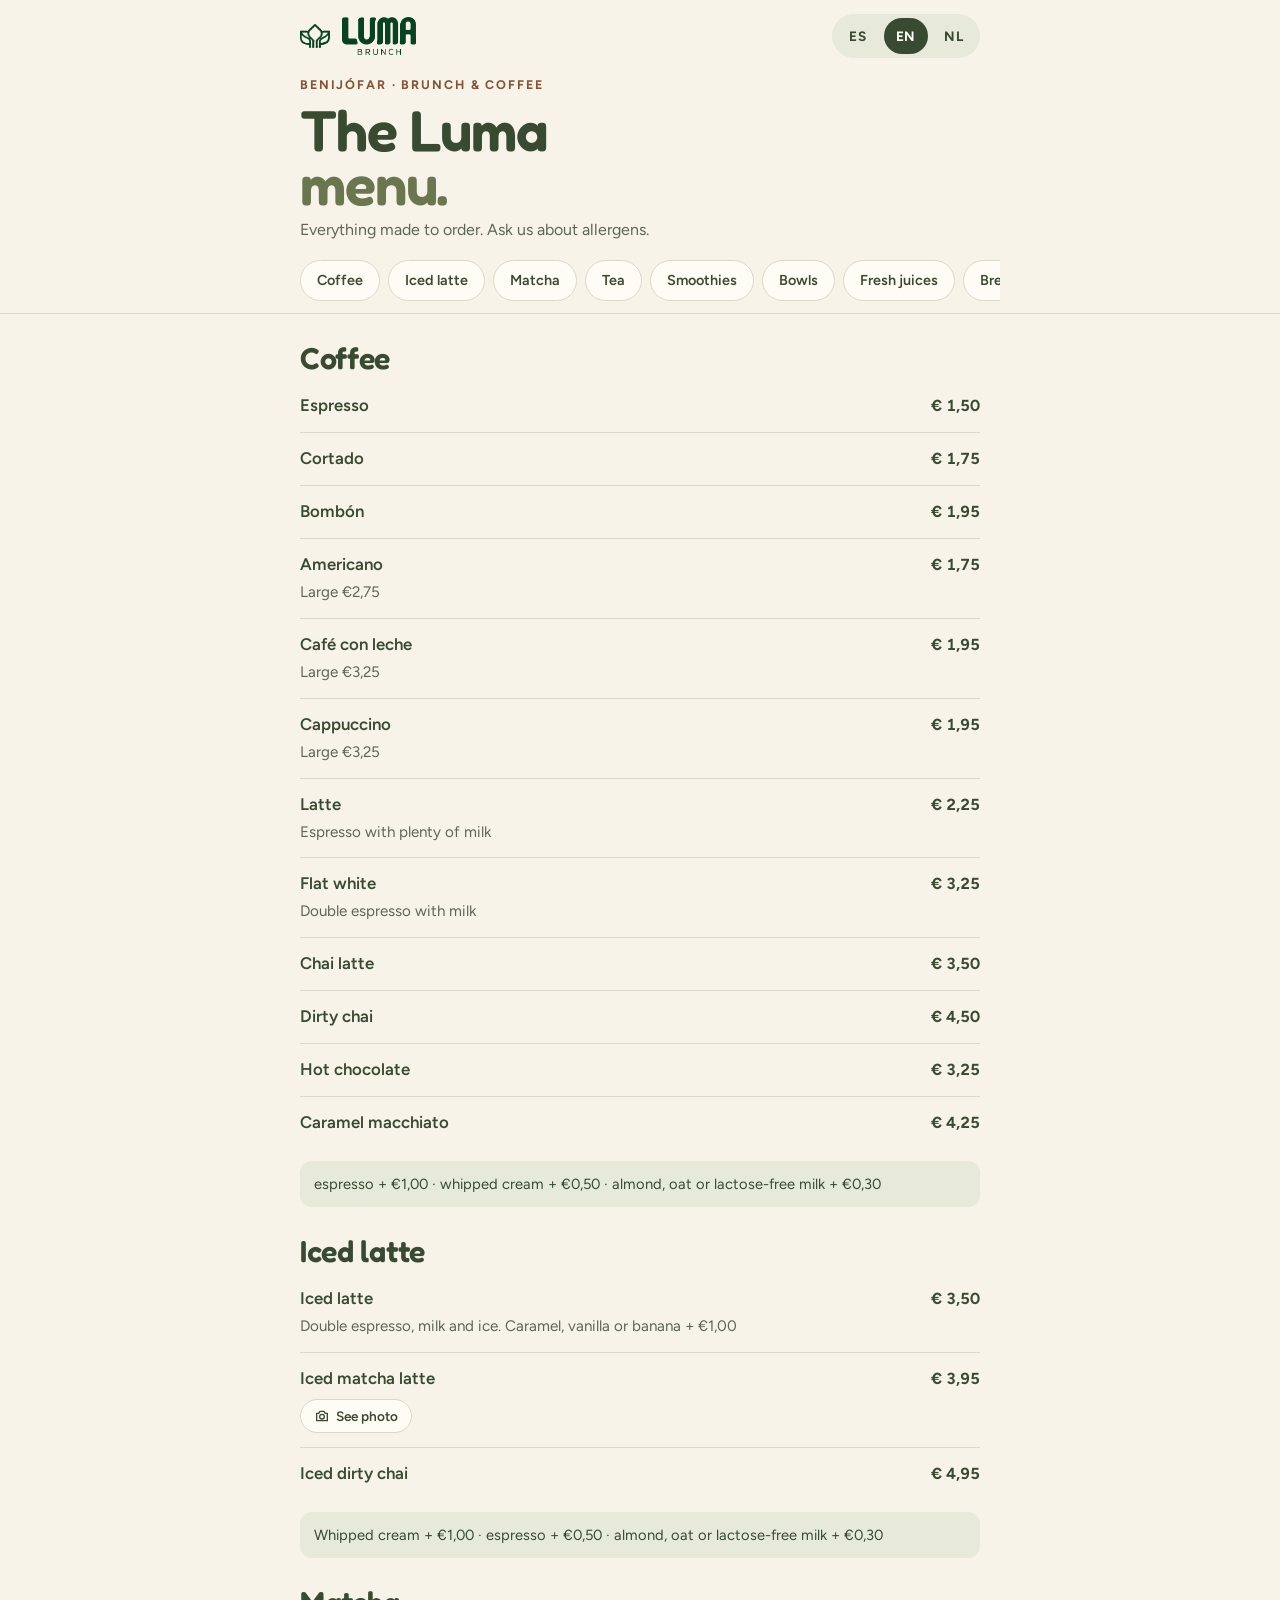
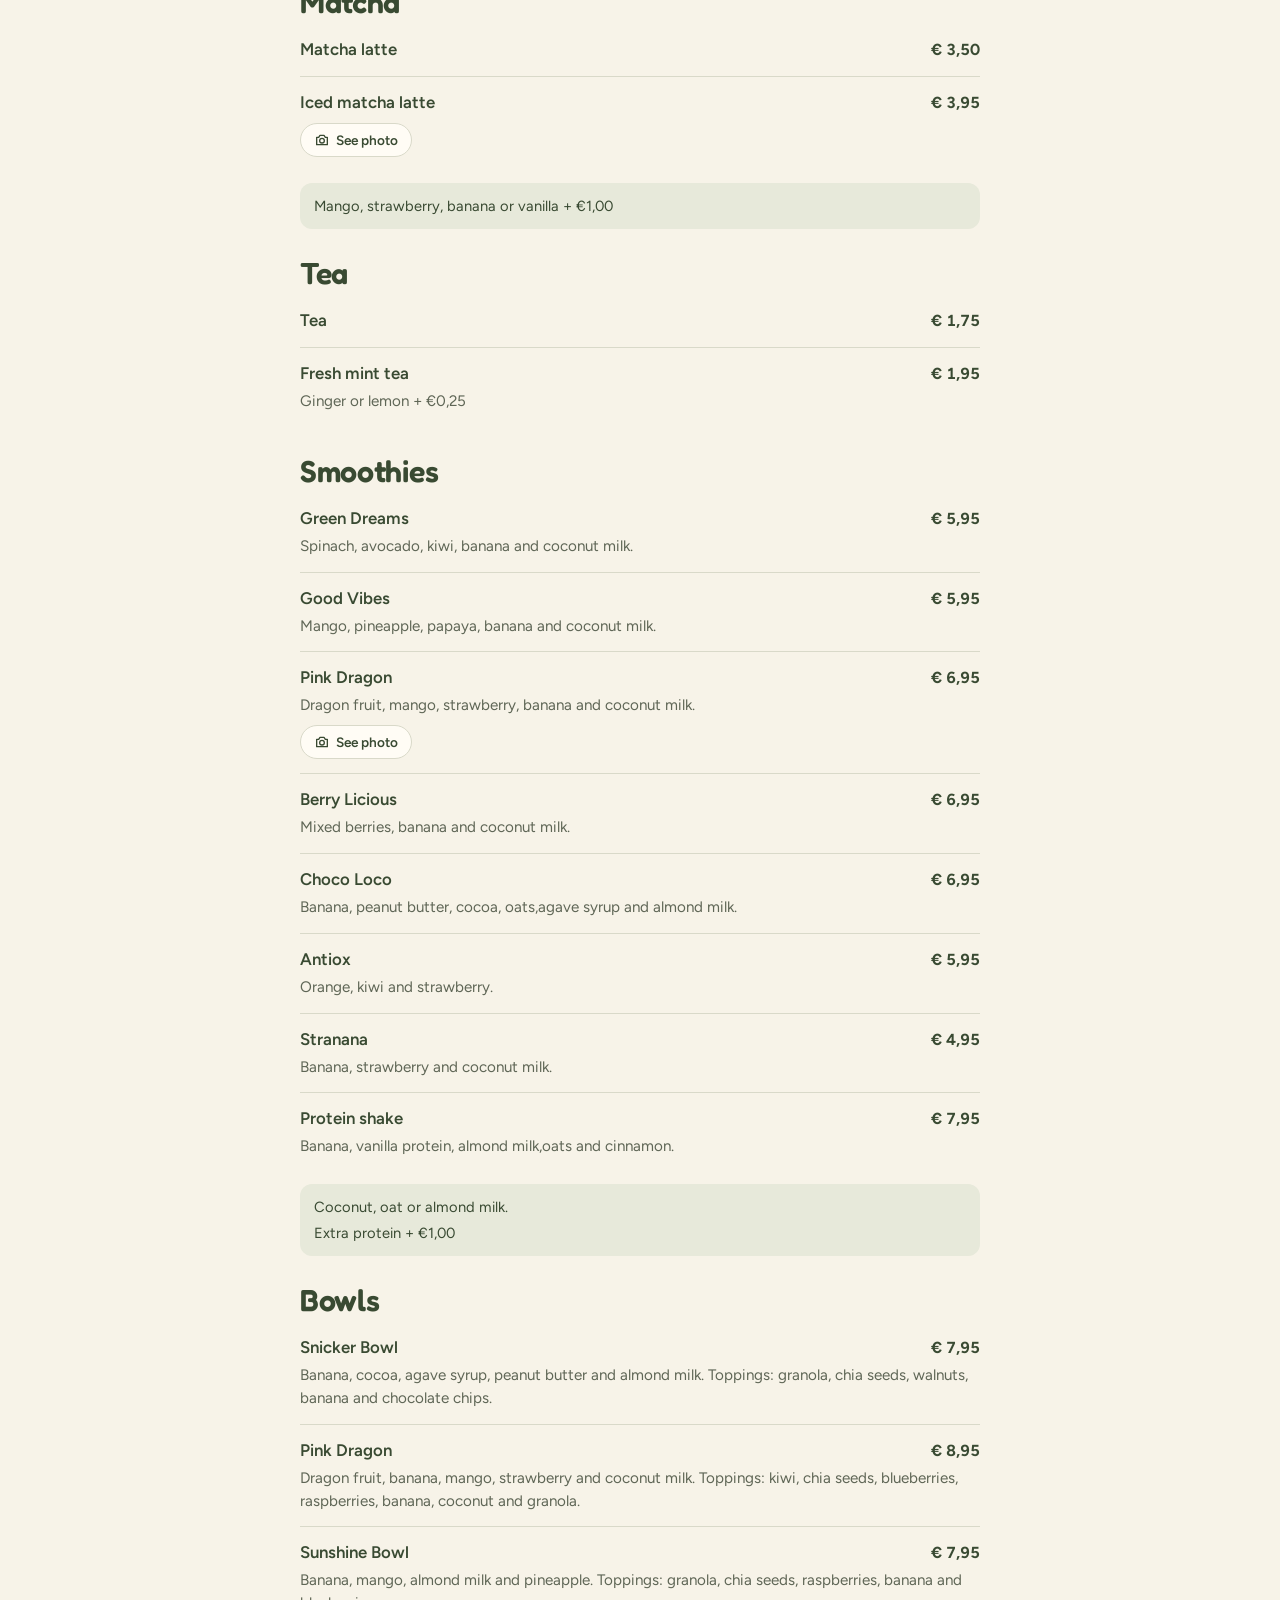
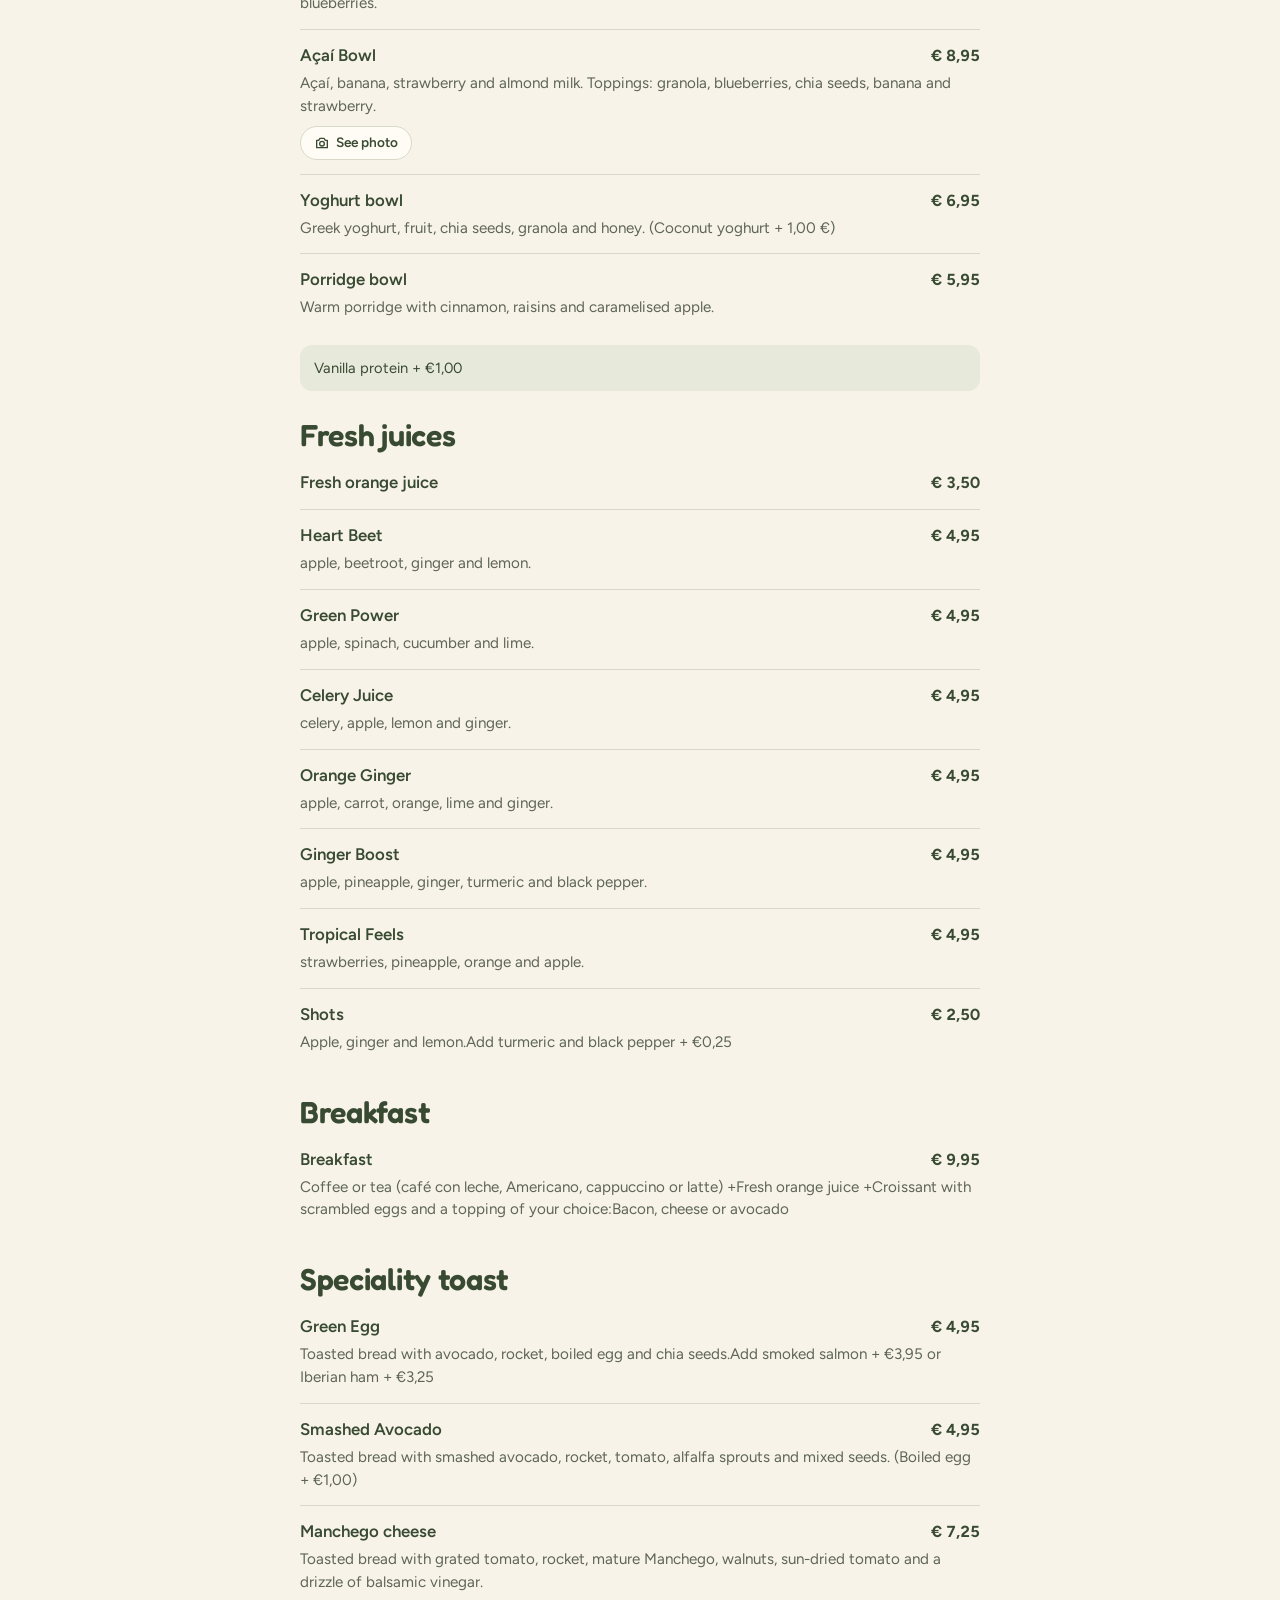
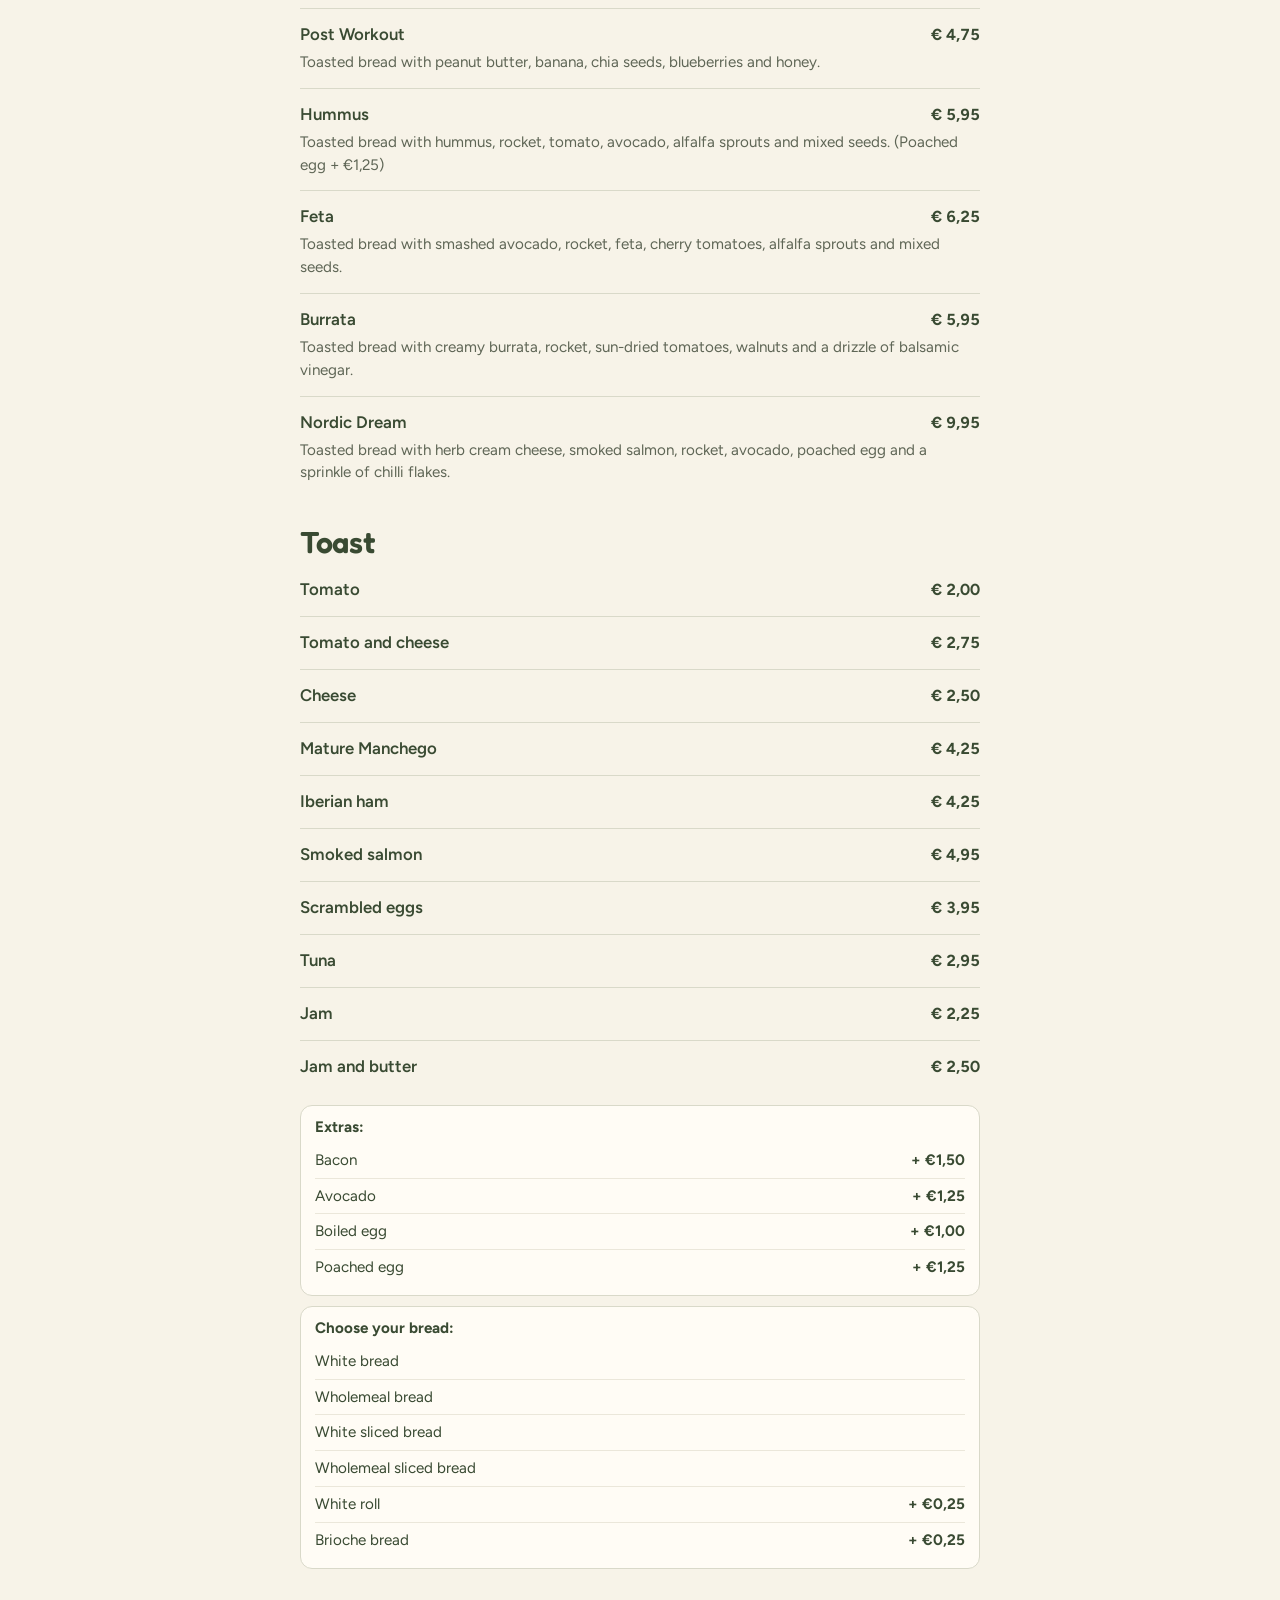
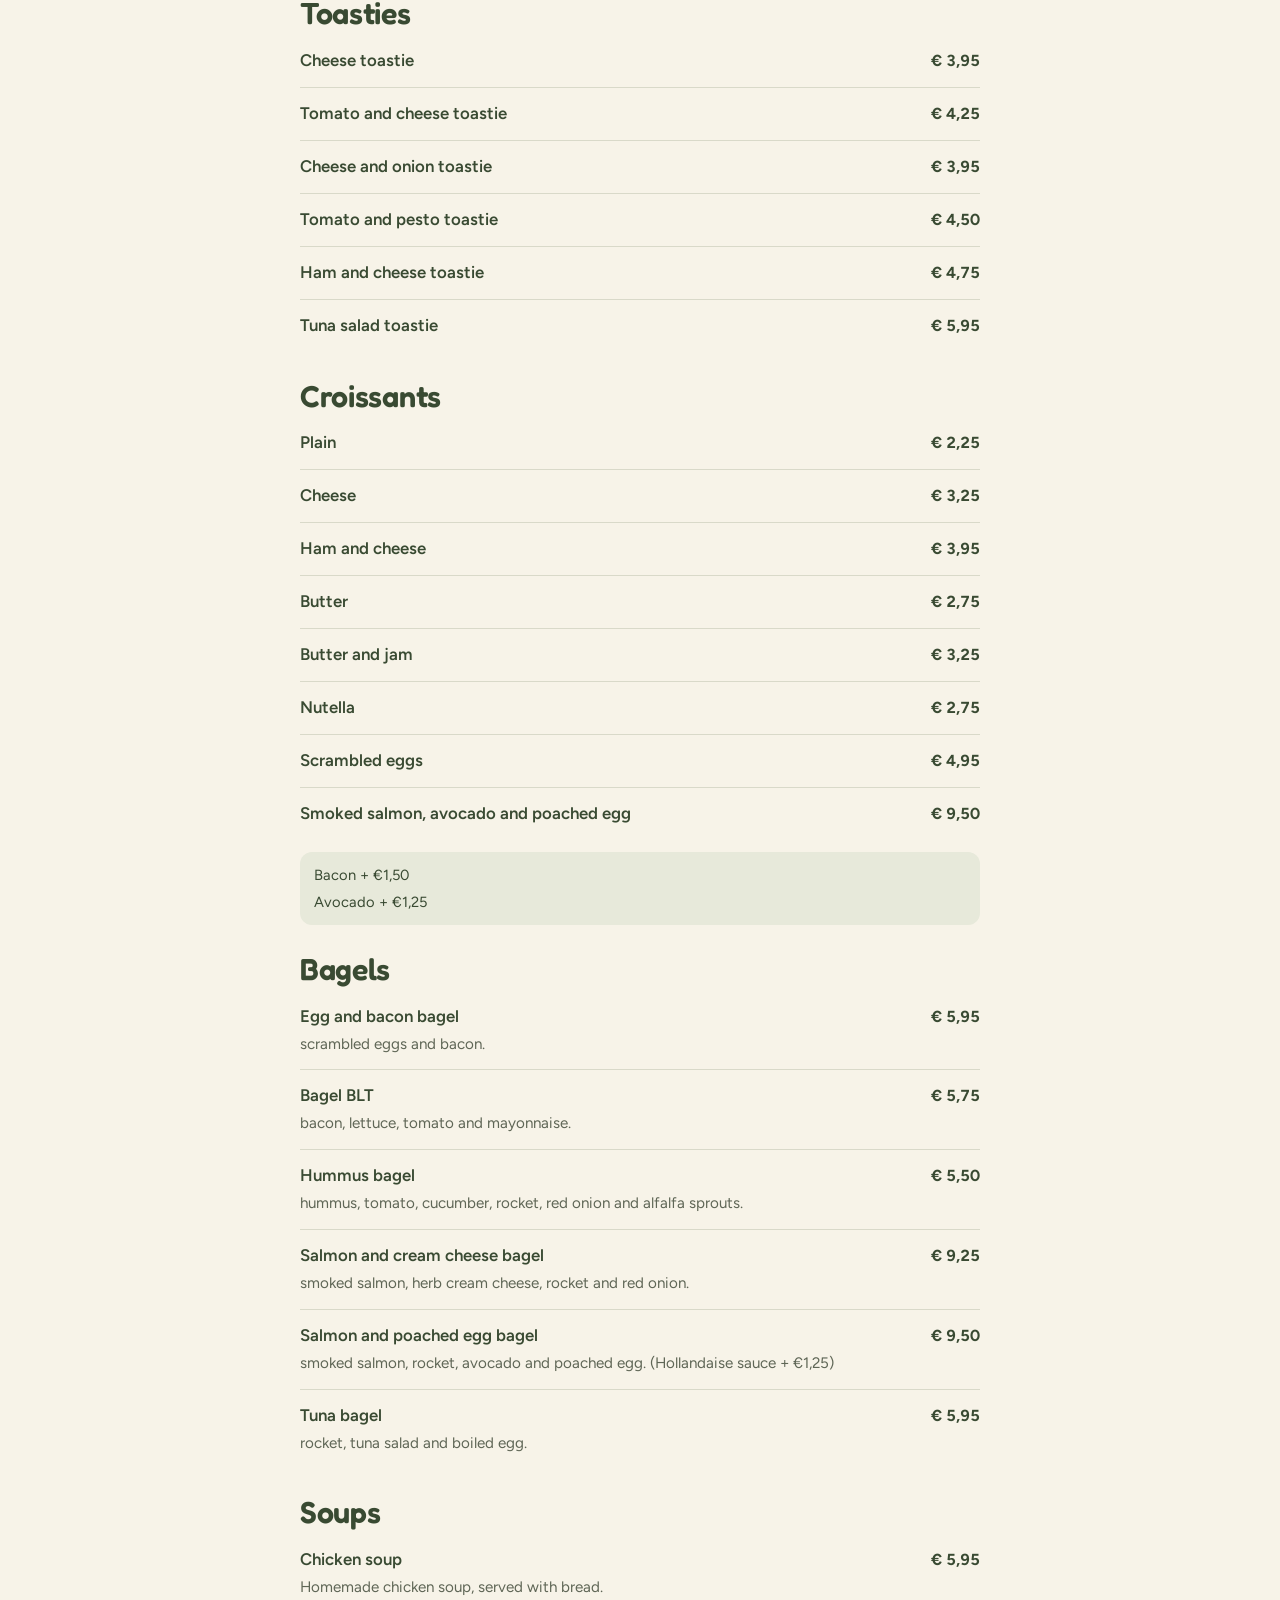
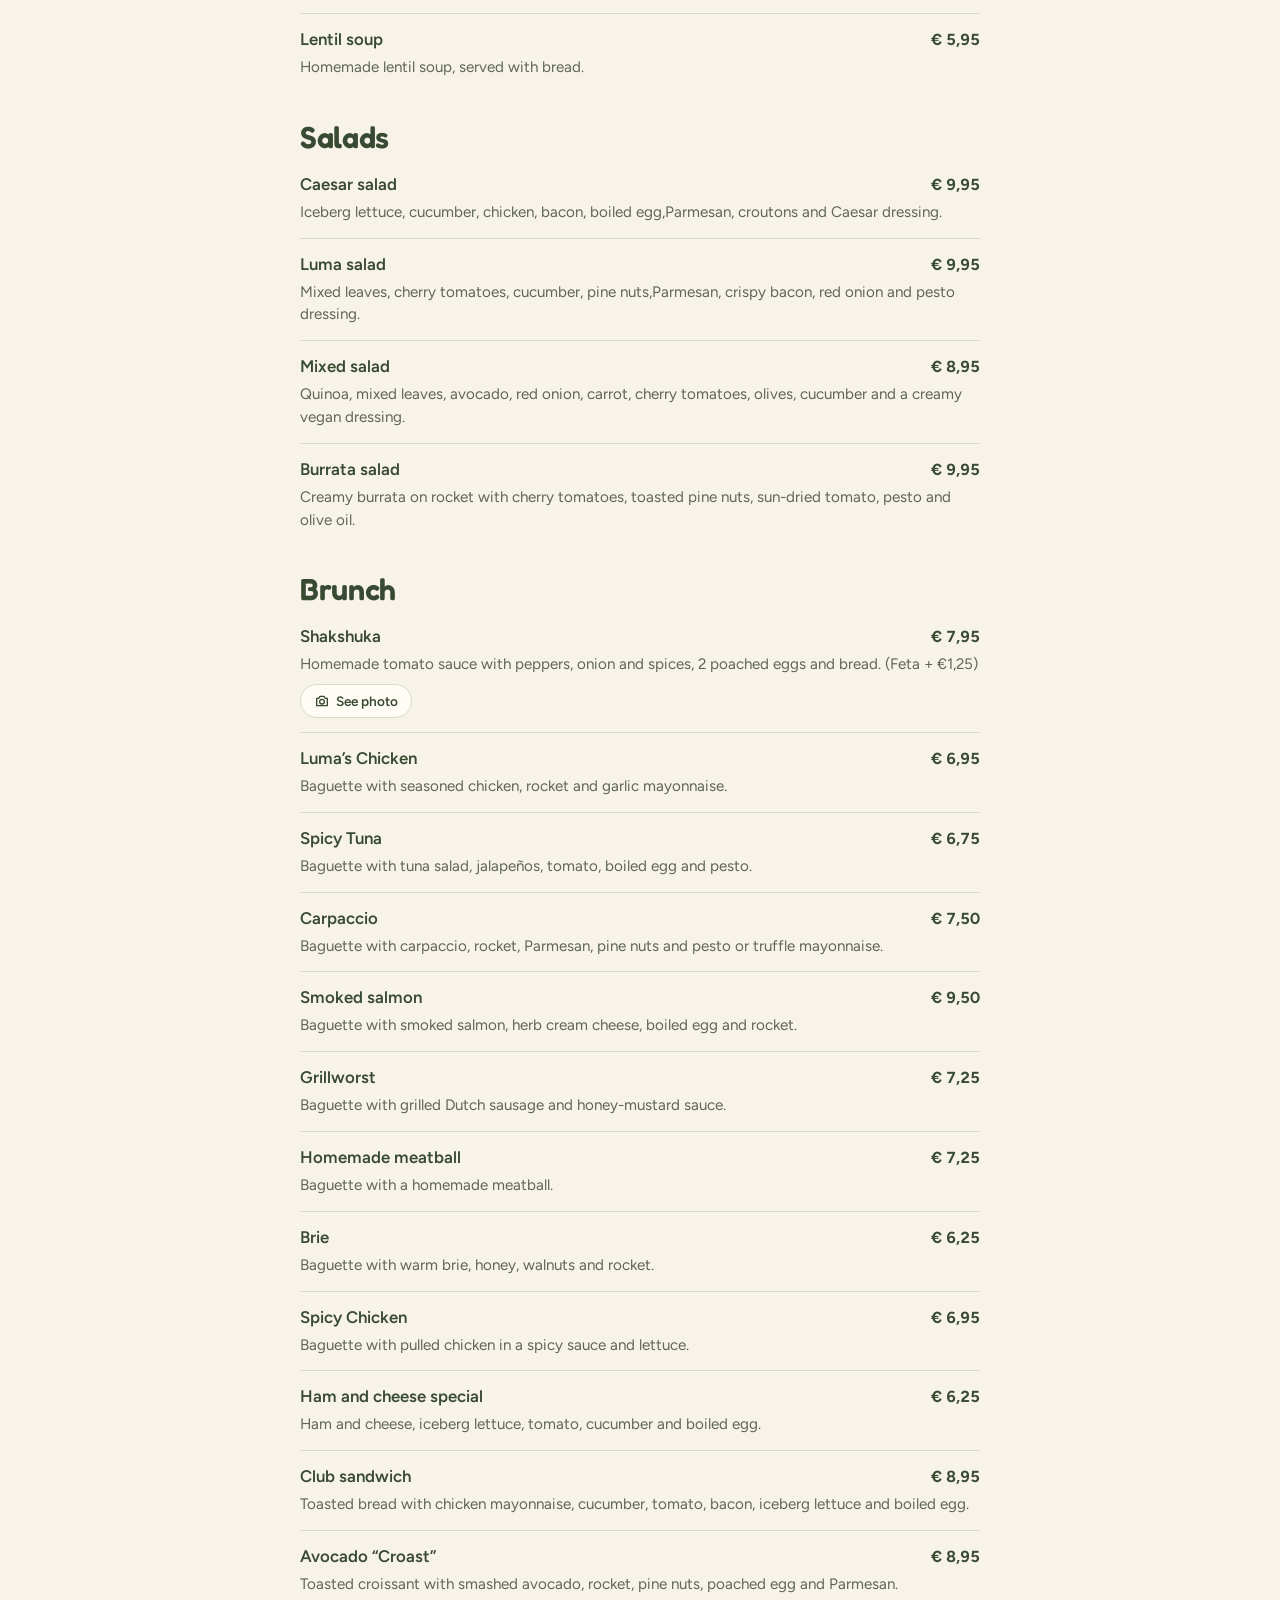
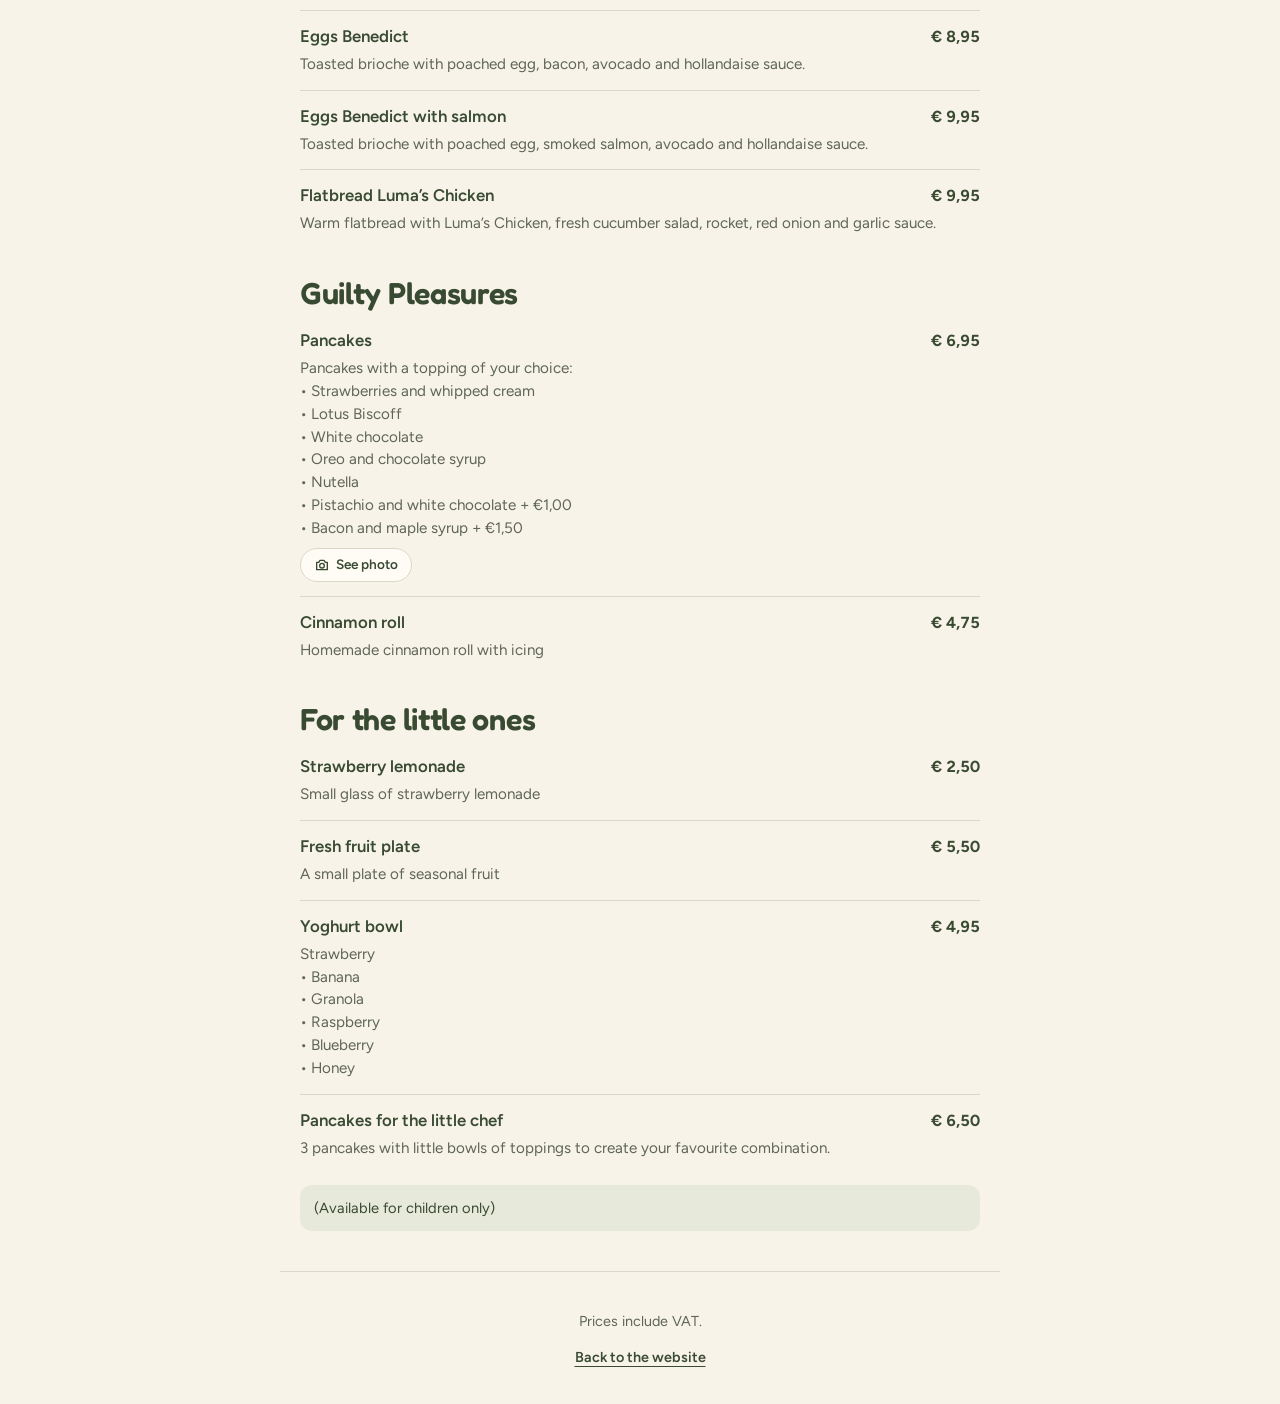
<file: menu/index.html>
<!doctype html><html lang="es"><head><meta charset="utf-8"><title>La carta · Luma Brunch</title><meta http-equiv="refresh" content="0; url=../carta/"><link rel="canonical" href="https://luma-brunch.es/carta/"><meta name="robots" content="noindex,follow"></head><body><p><a href="../carta/">La carta de Luma Brunch</a></p></body></html>
</file>
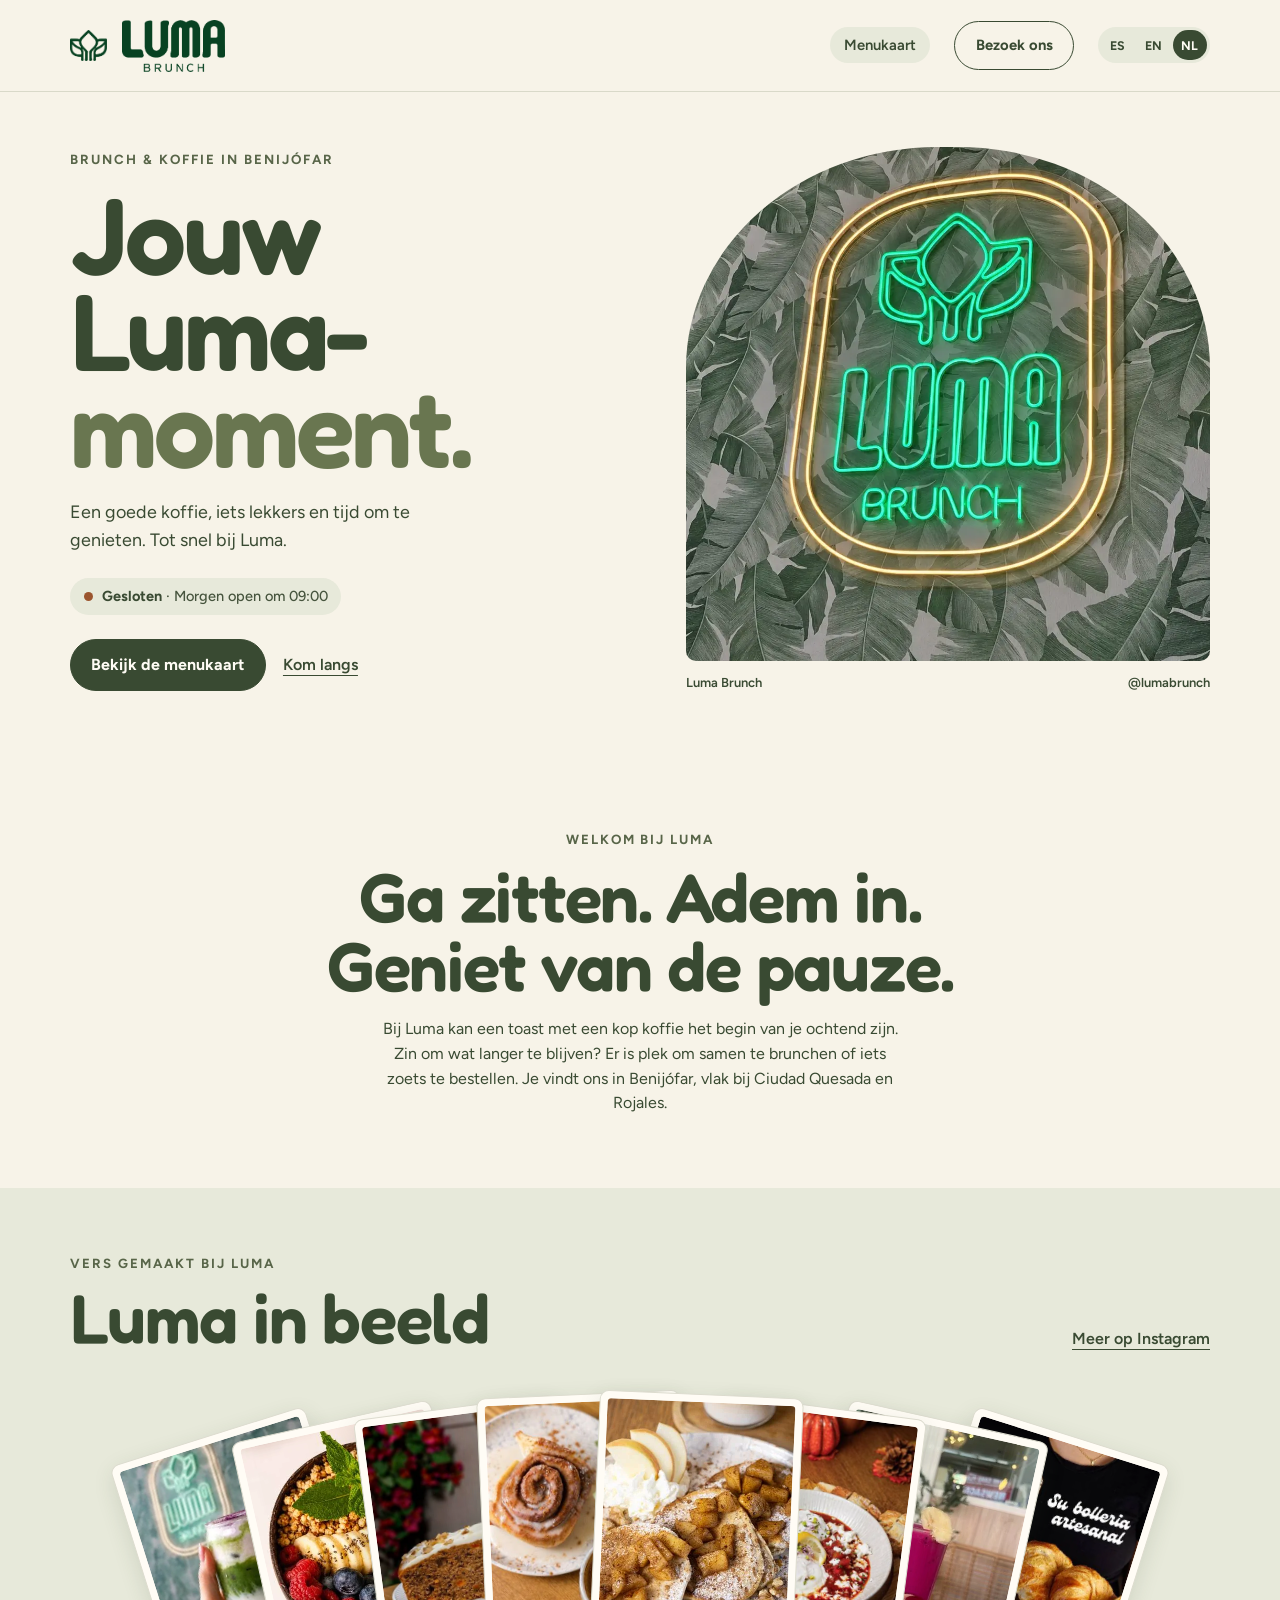
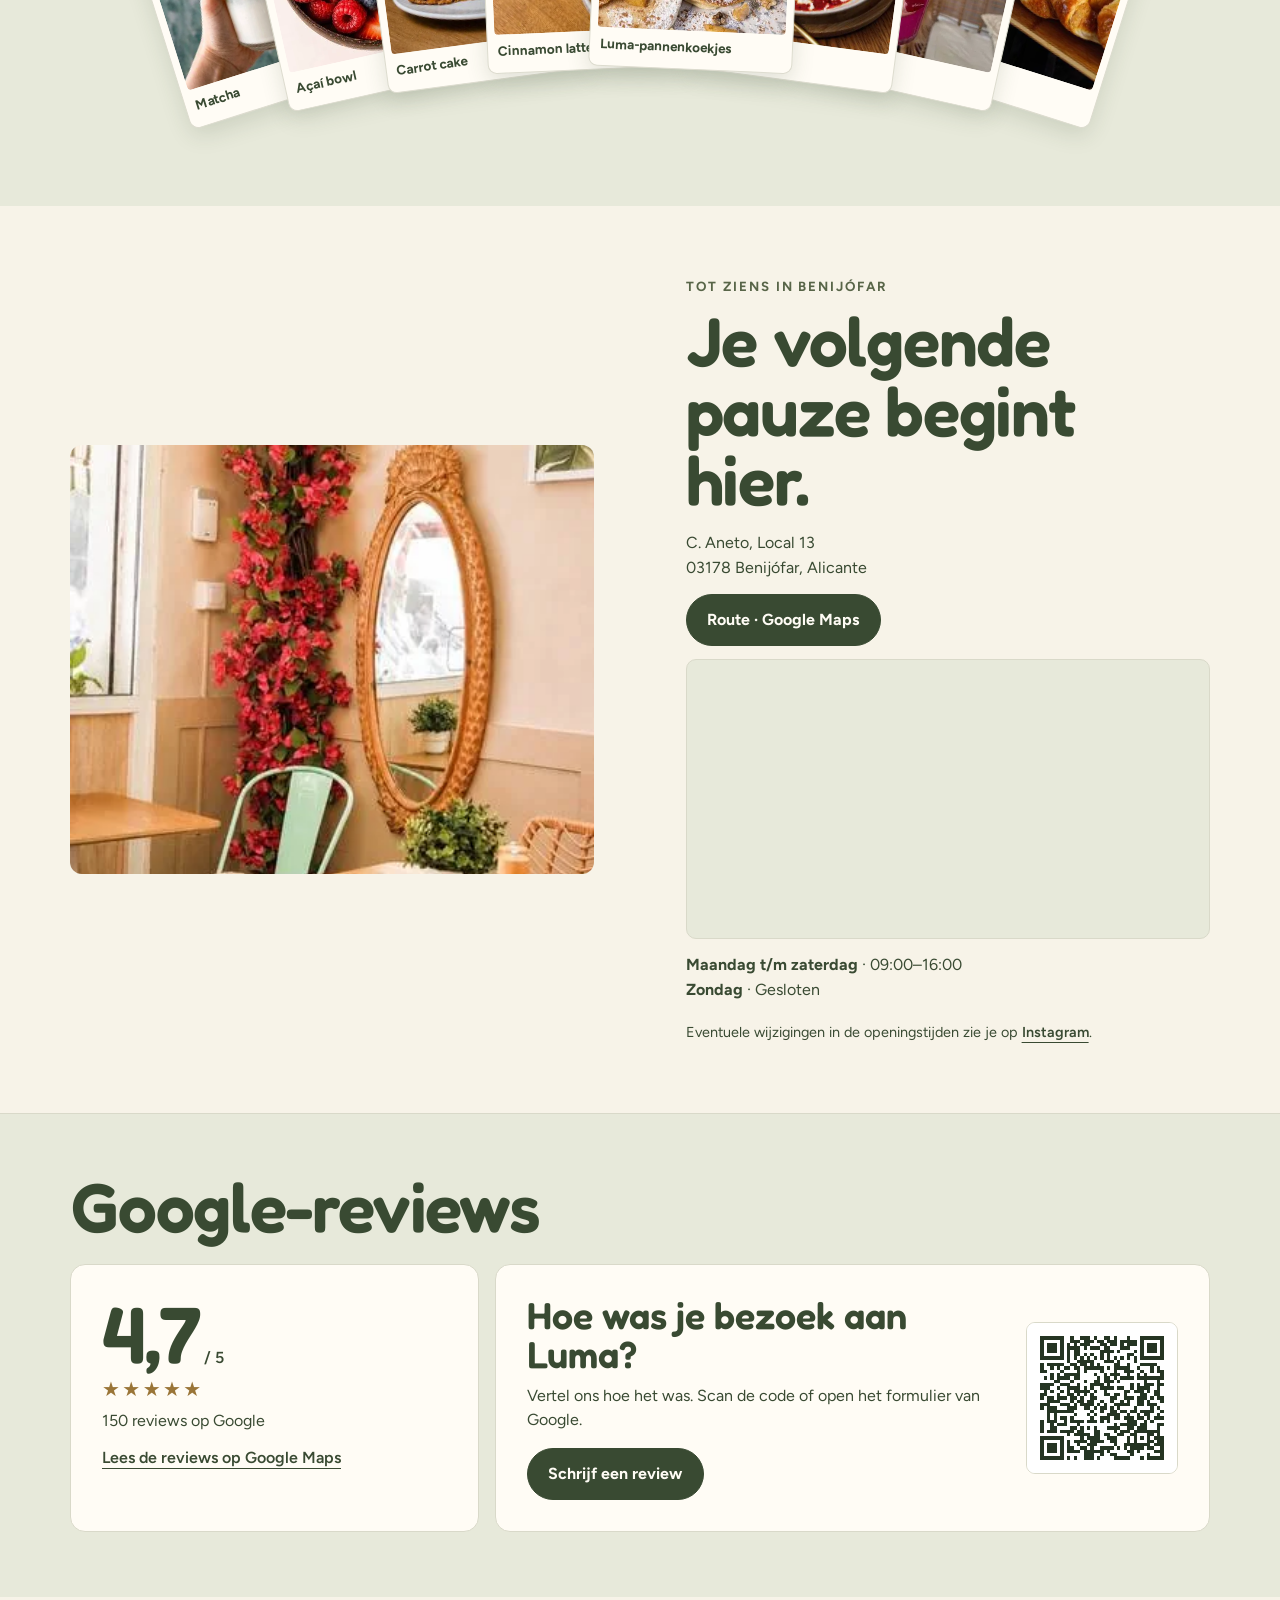
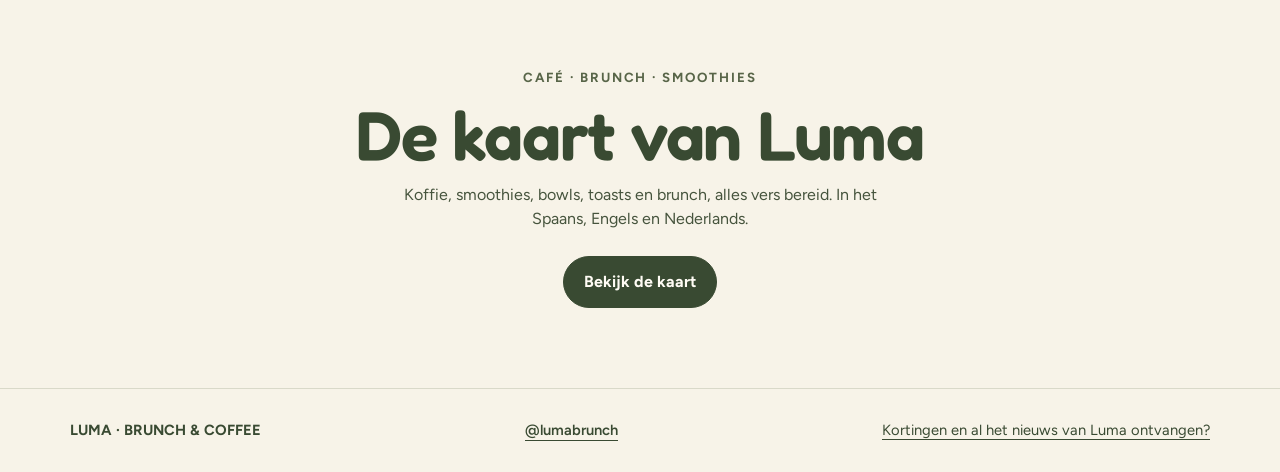
<file: nl/index.html>
<!doctype html>
<html lang="nl">
<head>
<meta charset="utf-8">
<meta name="viewport" content="width=device-width,initial-scale=1">
<meta name="description" content="Brunch, ontbijt en koffie in Benijófar, vlak bij Ciudad Quesada en Rojales. Toasts, bowls, smoothies en verse sappen. Ma–za 9:00–16:00.">
<link rel="canonical" href="https://luma-brunch.es/nl/">
<link rel="alternate" hreflang="es" href="https://luma-brunch.es/">
<link rel="alternate" hreflang="en" href="https://luma-brunch.es/en/">
<link rel="alternate" hreflang="nl" href="https://luma-brunch.es/nl/">
<link rel="alternate" hreflang="x-default" href="https://luma-brunch.es/">
<link rel="icon" href="../favicon.ico" sizes="48x48">
<link rel="icon" type="image/png" sizes="96x96" href="../home-assets/icon-96.png">
<link rel="icon" type="image/png" sizes="192x192" href="../home-assets/icon-192.png">
<link rel="apple-touch-icon" href="../apple-touch-icon.png">
<meta name="theme-color" content="#f7f3e8">
<title>Brunch en ontbijt in Benijófar | Luma Brunch &amp; Coffee</title>
<meta property="og:type" content="restaurant">
<meta property="og:site_name" content="Luma Brunch">
<meta property="og:locale" content="nl_NL">
<meta property="og:url" content="https://luma-brunch.es/nl/">
<meta property="og:title" content="Luma Brunch · Brunch &amp; koffie in Benijófar">
<meta property="og:description" content="Brunch, ontbijt, smoothies en bowls, vers bereid. Ma–za 9:00–16:00, Calle Aneto, Benijófar.">
<meta property="og:image" content="https://luma-brunch.es/home-assets/luma-compartir.jpg">
<meta property="og:image:width" content="1200">
<meta property="og:image:height" content="630">
<meta property="og:image:alt" content="Pannenkoekjes van Luma Brunch met appel en kaneel">
<meta name="twitter:card" content="summary_large_image">
<script type="application/ld+json">{"@context":"https://schema.org","@type":"Restaurant","@id":"https://luma-brunch.es/#restaurant","name":"Luma Brunch","alternateName":"Luma Brunch & Coffee","description":"Brunch, desayunos, café de especialidad, smoothies, bowls y zumos naturales preparados al momento en Benijófar (Alicante), junto a Ciudad Quesada y Rojales.","url":"https://luma-brunch.es/","image":["https://luma-brunch.es/home-assets/luma-compartir.jpg","https://luma-brunch.es/home-assets/luma-neon.webp","https://luma-brunch.es/home-assets/interior.webp"],"logo":"https://luma-brunch.es/home-assets/luma-logo.png","address":{"@type":"PostalAddress","streetAddress":"Calle Aneto, Local 13","addressLocality":"Benijófar","addressRegion":"Alicante","postalCode":"03178","addressCountry":"ES"},"geo":{"@type":"GeoCoordinates","latitude":38.08253,"longitude":-0.73414},"hasMap":"https://maps.google.com/maps?cid=3795068254731016623","openingHoursSpecification":[{"@type":"OpeningHoursSpecification","dayOfWeek":["Monday","Tuesday","Wednesday","Thursday","Friday","Saturday"],"opens":"09:00","closes":"16:00"}],"servesCuisine":["Brunch","Desayunos","Café","Smoothies y bowls"],"priceRange":"€","hasMenu":"https://luma-brunch.es/carta/","areaServed":["Benijófar","Ciudad Quesada","Rojales","Costa Blanca"],"sameAs":["https://www.instagram.com/lumabrunch/","https://www.tiktok.com/@lumabrunch","https://maps.google.com/maps?cid=3795068254731016623"]}</script>
<link rel="preconnect" href="https://fonts.googleapis.com">
<link rel="preconnect" href="https://fonts.gstatic.com" crossorigin>
<link rel="stylesheet" href="https://fonts.googleapis.com/css2?family=Fredoka:wght@500;600;700&family=Figtree:wght@400;500;600;700&display=swap">
<style>
:root{--cream:#f7f3e8;--green:#394a32;--olive:#77815a;--line:#d9d9c9;--soft:#e7e9da;--paper:#fffcf5;--headline:Fredoka,"Arial Rounded MT Bold",system-ui,sans-serif;--body:Figtree,system-ui,sans-serif}
*{box-sizing:border-box}html{scroll-behavior:smooth}body{margin:0;background:var(--cream);color:var(--green);font:1rem/1.55 var(--body)}
a{color:inherit;text-decoration:none}img{display:block;width:100%;height:auto}button{font:inherit;color:inherit}a:focus-visible,button:focus-visible{outline:3px solid #96613b;outline-offset:4px}figure,p,h1,h2{margin:0}
.wrap{width:min(1140px,calc(100% - 72px));margin-inline:auto}
.skip{position:absolute;top:-100px}.skip:focus{top:8px;left:8px;background:var(--paper);z-index:12;padding:.75rem}
header{border-bottom:1px solid var(--line)}.top{display:flex;align-items:center;justify-content:space-between;gap:24px;min-height:91px}.brand{display:flex;align-items:center;gap:10px}.brand .flower{width:37px;height:37px;object-fit:contain}.brand .wordmark{width:113px;height:52px;object-fit:contain}
nav,.actions{display:flex;align-items:center;gap:24px;flex-wrap:wrap}nav a{font-size:.925rem;font-weight:600}.nav-carta{display:inline-flex;align-items:center;min-height:36px;padding:0 14px;border-radius:100px;background:var(--soft)}.nav-carta:hover{background:#dde0cc}.langs{display:inline-flex;gap:2px;background:var(--soft);padding:3px;border-radius:100px}.langs a{min-width:34px;min-height:30px;display:inline-flex;align-items:center;justify-content:center;border-radius:100px;font-size:.78rem;font-weight:700;letter-spacing:.04em}.langs a[aria-current=true]{background:var(--green);color:var(--paper)}@media(max-width:430px){nav .button.outline{display:none}.langs a{min-width:30px}}
.button{display:inline-flex;align-items:center;justify-content:center;padding:.78rem 1.28rem;border-radius:100px;color:var(--paper);background:var(--green);border:1px solid var(--green);font-weight:700;min-height:44px}.outline{color:var(--green);background:transparent}.button:hover{background:#4d5d42;color:var(--paper)}.text-link{text-decoration:underline;text-underline-offset:5px;font-weight:600}
.eyebrow{font-weight:700;font-size:.83rem;letter-spacing:.15em;text-transform:uppercase;color:#586548}
.hero{padding-block:55px 59px;display:grid;grid-template-columns:1fr 1fr;gap:8%;align-items:center}.hero h1{font:600 clamp(4.2rem,8.5vw,8.15rem)/.89 var(--headline);letter-spacing:-.027em;margin:16px 0 22px}.hero h1 span{display:block;color:#697650}.intro{max-width:22rem;font-size:1.12rem}
.status{margin-top:24px;display:inline-flex;align-items:center;gap:9px;max-width:100%;padding:.48rem .85rem;border-radius:100px;background:var(--soft);font-weight:700;font-size:.91rem}.dot{width:9px;height:9px;border-radius:100%;background:#9b552e;flex:none}.status[data-state=open] .dot{background:#427345}.status .detail{font-weight:500;color:#46543d}
.hero h1 .hero-kicker{display:block;margin:0 0 16px;font:700 .83rem/1.55 var(--body);letter-spacing:.15em;text-transform:uppercase;color:#586548}.hero h1.hero-title-seo{margin-top:0}.actions{gap:17px;margin-top:24px}.hero-photo img{border-radius:48% 48% 10px 10px / 43% 43% 10px 10px;aspect-ratio:1.02;object-fit:cover}.hero-photo figcaption{display:flex;justify-content:space-between;gap:12px;margin-top:12px;font-size:.81rem;font-weight:600}

.welcome{text-align:center;padding:77px 0 72px}.welcome p:last-child{max-width:525px;margin:auto}.welcome h2{margin:12px 0 17px}
h2{font:600 clamp(2.5rem,5.4vw,4.6rem)/1 var(--headline);letter-spacing:-.018em}
.bar{background:var(--soft);padding:65px 0 62px;overflow:hidden}.bar h2{margin-top:9px}.bar-head{display:flex;align-items:end;justify-content:space-between;gap:20px}.bar-head .text-link{flex:none}
.fan{position:relative;height:clamp(240px,30vw,380px);margin:12px auto 0;max-width:1050px;isolation:isolate}.photo-card{--spread:clamp(55px,9vw,112px);--lift:12px;position:absolute;top:30px;left:50%;width:clamp(116px,16.8vw,204px);padding:7px 7px 11px;border:1px solid #dddccf;border-radius:9px;background:var(--paper);box-shadow:0 8px 22px #394a3226;text-align:left;cursor:pointer;transform:translateX(calc(-50% + var(--offset) * var(--spread))) translateY(calc(var(--distance) * var(--lift))) rotate(calc(var(--offset) * 5deg));z-index:calc(7 - var(--distance));transition:transform .28s ease,box-shadow .28s ease}
.photo-card img{aspect-ratio:.82;object-fit:cover;border-radius:4px}.photo-card span{display:block;padding:6px 3px 0;font-weight:700;font-size:.84rem}.photo-card:hover,.photo-card:focus-visible{z-index:10;transform:translateX(calc(-50% + var(--offset) * var(--spread))) translateY(calc(var(--distance) * var(--lift) - 13px)) rotate(0);box-shadow:0 13px 30px #394a3240}
.visit{display:grid;grid-template-columns:1fr 1fr;gap:8%;align-items:center;padding-block:70px}.visit img{border-radius:12px;aspect-ratio:1.22;object-fit:cover}.visit h2{margin:10px 0 17px}.visit address{font-style:normal}.hours{margin:14px 0 18px}.note{margin:15px 0 0;font-size:.9rem}
footer{border-top:1px solid var(--line);padding:22px 0}.footer{display:flex;align-items:center;justify-content:space-between;gap:14px;flex-wrap:wrap;font-size:.92rem}
dialog{border:1px solid var(--line);border-radius:12px;padding:14px;background:var(--paper);color:var(--green);max-width:min(90vw,620px);max-height:92dvh;overflow:auto}dialog::backdrop{background:#242e22c7}dialog img{max-height:69dvh;object-fit:contain;width:auto;max-width:100%;margin:auto;border-radius:6px}dialog figcaption{text-align:center;font-weight:700;margin-top:8px}dialog form{text-align:right;margin-bottom:8px}dialog button{cursor:pointer}
@media(max-width:850px){.bar{padding-bottom:44px}.bar-head{align-items:start;flex-direction:column}.fan{margin-top:10px}}
@media(max-width:700px){.wrap{width:calc(100% - 36px)}.top{min-height:72px;gap:10px}.brand .flower{width:29px;height:29px}.brand .wordmark{width:82px;height:38px}nav{gap:11px}nav .hide-small{display:none}nav .button{padding-inline:.83rem}.hero,.visit{grid-template-columns:1fr;gap:30px;padding-block:36px}.hero h1{font-size:clamp(3.65rem,14vw,5.3rem)}.hero-photo img{aspect-ratio:1.12}.welcome{padding-block:49px}.bar{padding-block:48px 34px}.fan{height:auto;display:flex;gap:9px;overflow-x:auto;scroll-snap-type:x mandatory;padding:8px 5px 16px;margin:17px -6px 0}.photo-card,.photo-card:hover,.photo-card:focus-visible{position:relative;inset:auto;flex:0 0 43%;max-width:175px;min-width:108px;transform:none;scroll-snap-align:start}.visit img{aspect-ratio:1.4}}
@media(prefers-reduced-motion:reduce){html{scroll-behavior:auto}.photo-card{transition:none}}

.reviews{background:var(--soft);border-top:1px solid var(--line);padding-block:58px 65px}
.reviews h2{margin:0 0 23px}
.review-grid{display:grid;grid-template-columns:minmax(0,.8fr) minmax(0,1.4fr);gap:16px}
.review-card{background:var(--paper);border:1px solid var(--line);border-radius:15px;padding:clamp(18px,3vw,31px)}
.review-rating{font:600 clamp(3rem,7vw,5rem)/.95 var(--headline);letter-spacing:-.03em;margin-bottom:6px}
.review-rating small{font:600 1rem var(--body);letter-spacing:0}
.review-stars{display:block;width:max-content;font-size:1.25rem;letter-spacing:.12em;line-height:1.1;color:#9a7537;margin-bottom:9px}
.review-card .text-link{display:inline-block;margin-top:12px}
.review-prompt{display:grid;grid-template-columns:minmax(0,1fr) clamp(110px,14vw,152px);gap:20px;align-items:center}
.review-prompt h3{font:600 clamp(1.55rem,3vw,2.35rem)/1.03 var(--headline);margin:0 0 10px}
.review-prompt .button{margin-top:15px}
.review-qr{display:block;background:white;border:1px solid var(--line);border-radius:9px;overflow:hidden}
.review-qr img{display:block;width:100%;height:auto;aspect-ratio:1}
@media(max-width:700px){.reviews{padding-block:44px 48px}.review-grid{grid-template-columns:1fr}}
@media(max-width:425px){.review-prompt{grid-template-columns:1fr}.review-qr{width:120px}}
.visit-map{display:block;width:100%;height:245px;margin:13px 0 0;border:1px solid var(--line);border-radius:10px;background:var(--soft)}
.menu-full{padding-block:60px;text-align:left}
.menu-full>h2{margin-bottom:20px}
.menu-language{display:flex;gap:8px;flex-wrap:wrap;margin-bottom:16px}
.menu-full button{cursor:pointer}

.menu-controls{position:sticky;top:0;z-index:11;background:var(--cream);padding:10px 0;border-block:1px solid var(--line)}
.menu-controls input{display:block;width:min(100%,380px);padding:10px 14px;border:1px solid #9ca288;border-radius:8px;background:var(--paper);color:var(--green);font:inherit}
.menu-categories{display:flex;flex-wrap:nowrap;gap:8px;overflow-x:auto;padding:8px 4px 3px}
.menu-categories a{white-space:nowrap;background:var(--paper);border:1px solid var(--line);padding:6px 12px;border-radius:99px;font-size:.9rem}
.menu-categories a[aria-current=true]{background:var(--green);color:var(--paper)}
.menu-category{padding-top:24px;scroll-margin-top:126px}
.menu-category h3{font:600 clamp(1.8rem,4vw,2.7rem)/1.05 var(--headline);margin:0 0 12px}
.menu-items{display:grid;grid-template-columns:repeat(2,minmax(0,1fr));gap:8px 16px}
.menu-item{border:1px solid var(--line);border-radius:10px;padding:10px 12px;background:var(--paper)}
.menu-item-heading{display:flex;justify-content:space-between;align-items:baseline;gap:10px}
.menu-item h4{margin:0;font-size:1rem}
.menu-item strong{white-space:nowrap}
.menu-item p,.menu-notes p{white-space:pre-line;margin:4px 0;font-size:.94rem}
.menu-notes{margin:10px 0 0}.menu-item img{max-width:250px;margin-top:8px;border-radius:8px}.menu-item summary{cursor:pointer}
.menu-empty{margin-top:18px}
@media(max-width:700px){.menu-full{padding-block:42px}.menu-items{grid-template-columns:1fr}}

.menu-lang-input{position:absolute;width:1px;height:1px;margin:0;overflow:hidden;clip-path:inset(50%)}
.menu-language label{cursor:pointer}
.menu-panel{display:none}
.menu-full [hidden]{display:none!important}
#luma-lang-es:checked~#luma-menu-es,#luma-lang-en:checked~#luma-menu-en,#luma-lang-nl:checked~#luma-menu-nl{display:block}
#luma-lang-es:checked~.menu-language [for=luma-lang-es],#luma-lang-en:checked~.menu-language [for=luma-lang-en],#luma-lang-nl:checked~.menu-language [for=luma-lang-nl]{background:var(--green);color:var(--paper)}
#luma-lang-es:focus-visible~.menu-language [for=luma-lang-es],#luma-lang-en:focus-visible~.menu-language [for=luma-lang-en],#luma-lang-nl:focus-visible~.menu-language [for=luma-lang-nl]{outline:3px solid #96613b;outline-offset:4px}
.menu-categories a[aria-current=true]{background:var(--green);color:var(--paper)}

.menu-link{text-align:center;padding:70px 0 80px}.menu-link h2{margin:12px 0 14px}.menu-link p:not(.eyebrow){max-width:30rem;margin:0 auto 24px;color:#46543d}
.newsletter-trigger{border:0;padding:8px 0;background:none;color:inherit;cursor:pointer;font:inherit;text-decoration:underline;text-underline-offset:4px}
.newsletter-dialog{box-sizing:border-box;width:min(580px,calc(100% - 24px));max-height:calc(100% - 24px);overflow:auto;padding:18px;border:1px solid #d9d9c9;border-radius:16px;background:#f7f3e8;color:#394a32}
.newsletter-dialog::backdrop{background:#232d22ad}
.newsletter-close{display:block;margin-left:auto;min-width:44px;min-height:44px;border:0;border-radius:6px;background:transparent;color:inherit;font-size:24px;cursor:pointer}
.newsletter-dialog .nl-top{display:flex;align-items:flex-start;justify-content:space-between;text-align:left;padding:4px 6px 14px;margin:0}.newsletter-dialog .nl-logo{width:64px;height:auto;display:block;margin:0}.newsletter-dialog .nl-top .newsletter-close{margin:0}
.newsletter-dialog .nl-form,.newsletter-dialog .nl-done{padding:0 6px 4px;margin:0;text-align:left}
.newsletter-dialog h2{font:600 clamp(2rem,6vw,2.7rem)/1 var(--headline);letter-spacing:-.018em;margin:0 0 12px}.newsletter-dialog h2 span{color:#697650}
.newsletter-dialog .nl-lead{font-size:1rem;margin:0 0 18px;color:#46543d}
.nl-field{display:block;margin-bottom:14px}.nl-field span{display:block;font-weight:700;font-size:.9rem;margin-bottom:6px}
.nl-field input{box-sizing:border-box;width:100%;min-height:46px;padding:.65rem .9rem;border:1px solid #c9ccb8;border-radius:10px;background:var(--paper);color:var(--green);font:inherit;font-size:1rem}
.nl-field input:focus-visible{outline:3px solid #96613b;outline-offset:2px;border-color:var(--green)}
.nl-check{display:flex;gap:10px;align-items:flex-start;margin:4px 0 18px;font-size:.88rem;line-height:1.45;cursor:pointer}.nl-check input{width:20px;height:20px;margin:1px 0 0;flex:none;accent-color:var(--green)}
.nl-hp{position:absolute!important;left:-9999px;width:1px;height:1px;overflow:hidden}
.nl-submit{width:100%;cursor:pointer;font-size:1rem}.nl-submit[disabled]{opacity:.6;cursor:wait}
.newsletter-dialog .nl-msg{min-height:1.2em;margin:10px 0 0;font-weight:600;color:#9b552e}
.newsletter-dialog .nl-legal{margin:14px 6px 2px;font-size:.78rem;color:#6c7161}
.newsletter-dialog p{margin:8px 0;font-size:13px}

.visit-directions{display:flex;align-items:center;gap:12px;flex-wrap:wrap;margin-top:14px}
.visit-directions .button{max-width:100%}
.visit-map{height:clamp(225px,34vw,280px)}
</style>
<link rel="stylesheet" href="../tostada-options.css">
</head>
<body id="inicio">
<a class="skip" href="#contenido">Naar de inhoud</a>
<header>
  <div class="wrap top">
    <a class="brand" href="#inicio" aria-label="Luma Brunch"><img class="flower" src="../home-assets/luma-flower.webp" alt=""><img class="wordmark" src="../home-assets/luma-wordmark.webp" alt=""></a>
    <nav aria-label="Hoofdnavigatie">
      <a class="nav-carta" href="../carta/?lang=nl">Menukaart</a><a class="button outline" href="#visitanos">Bezoek ons</a>
      <span class="langs" role="group" aria-label="Idioma / Language / Taal"><a href="/?lang=es" hreflang="es" lang="es" data-lang="es">ES</a><a href="/en/" hreflang="en" lang="en" data-lang="en">EN</a><a href="/nl/" hreflang="nl" lang="nl" aria-current="true" data-lang="nl">NL</a></span>
    </nav>
  </div>
</header>
<main id="contenido">
  <section class="wrap hero" aria-labelledby="hero-title">
    <div>
      <h1 id="hero-title" class="hero-title-seo"><span class="eyebrow hero-kicker">Brunch &amp; koffie in Benijófar</span>Jouw Luma-<span>moment.</span></h1>
      <p class="intro">Een goede koffie, iets lekkers en tijd om te genieten. Tot snel bij Luma.</p>
      <div class="status" id="opening-status" aria-live="polite"><span class="dot" aria-hidden="true"></span><span><span id="opening-label">Openingstijden</span><span class="detail" id="opening-detail"> · Ma–za 09:00–16:00</span></span></div>
      <div class="actions"><a class="button" href="../carta/?lang=nl">Bekijk de menukaart</a><a class="text-link" href="#visitanos">Kom langs</a></div>
    </div>
    <figure class="hero-photo"><img src="../home-assets/luma-neon.webp" alt="Neonbord van Luma Brunch binnen in de zaak, Benijófar" width="1000" height="1333" fetchpriority="high"><figcaption><span>Luma Brunch</span><span>@lumabrunch</span></figcaption></figure>
  </section>

  <section class="wrap welcome" aria-labelledby="welcome-title">
    <p class="eyebrow">Welkom bij Luma</p>
    <h2 id="welcome-title">Ga zitten. Adem in.<br>Geniet van de pauze.</h2>
    <p>Bij Luma kan een toast met een kop koffie het begin van je ochtend zijn. Zin om wat langer te blijven? Er is plek om samen te brunchen of iets zoets te bestellen. Je vindt ons in Benijófar, vlak bij Ciudad Quesada en Rojales.</p>
  </section>
  <section class="bar" id="barra" aria-labelledby="bar-title">
    <div class="wrap">
      <div class="bar-head"><div><p class="eyebrow">Vers gemaakt bij Luma</p><h2 id="bar-title">Luma in beeld</h2></div><a class="text-link" href="https://www.instagram.com/lumabrunch/">Meer op Instagram</a></div>
      <div class="fan">
        <button type="button" class="photo-card" style="--offset:-3.5;--distance:3" aria-haspopup="dialog"><img src="../home-assets/matcha.webp" alt="" loading="lazy"><span>Matcha</span></button>
        <button type="button" class="photo-card" style="--offset:-2.5;--distance:2" aria-haspopup="dialog"><img src="../home-assets/acai.webp" alt="" loading="lazy"><span>Açaí bowl</span></button>
        <button type="button" class="photo-card" style="--offset:-1.5;--distance:1" aria-haspopup="dialog"><img src="../home-assets/carrot-cake.webp" alt="" loading="lazy"><span>Carrot cake</span></button>
        <button type="button" class="photo-card" style="--offset:-0.5;--distance:0" aria-haspopup="dialog"><img src="../home-assets/cinnamon-latte.webp" alt="" loading="lazy"><span>Cinnamon latte</span></button>
        <button type="button" class="photo-card" style="--offset:0.5;--distance:0" aria-haspopup="dialog"><img src="../home-assets/tortitas.webp" alt="" loading="lazy"><span>Luma-pannenkoekjes</span></button>
        <button type="button" class="photo-card" style="--offset:1.5;--distance:1" aria-haspopup="dialog"><img src="../home-assets/shakshuka.webp" alt="" loading="lazy"><span>Shakshuka</span></button>
        <button type="button" class="photo-card" style="--offset:2.5;--distance:2" aria-haspopup="dialog"><img src="../home-assets/pink-dragon.webp" alt="" loading="lazy"><span>Pink Dragon</span></button>
        <button type="button" class="photo-card" style="--offset:3.5;--distance:3" aria-haspopup="dialog"><img src="../home-assets/croissants.webp" alt="" loading="lazy"><span>Croissants</span></button>
      </div>
    </div>
  </section>
  <section class="wrap visit" id="visitanos" aria-labelledby="visit-title">
    <img src="../home-assets/interior.webp" alt="Interieur van Luma Brunch" loading="lazy">
    <div><p class="eyebrow">Tot ziens in Benijófar</p><h2 id="visit-title">Je volgende pauze begint hier.</h2>
    <address>C. Aneto, Local 13<br>03178 Benijófar, Alicante</address>
    <div class="visit-directions"><a class="button" href="https://maps.google.com/maps?cid=3795068254731016623" target="_blank" rel="noopener">Route · Google Maps</a></div>
    <iframe class="visit-map" src="https://www.google.com/maps?cid=3795068254731016623&amp;z=18&amp;hl=nl&amp;output=embed" title="Luma Brunch · C. Aneto, Local 13, op Google Maps" loading="lazy" referrerpolicy="strict-origin-when-cross-origin" allowfullscreen></iframe>
    <p class="hours"><strong>Maandag t/m zaterdag</strong> · 09:00–16:00<br><strong>Zondag</strong> · Gesloten</p>
    
    <p class="note">Eventuele wijzigingen in de openingstijden zie je op <a class="text-link" href="https://www.instagram.com/stories/highlights/18097013110652915/">Instagram</a>.</p></div>
  </section>

  <section class="reviews" id="resenas" aria-labelledby="reviews-title">
    <div class="wrap">
      <h2 id="reviews-title">Google-reviews</h2>
      <div class="review-grid">
        <div class="review-card">
          <p class="review-rating">4,7<small> / 5</small></p>
          <span class="review-stars" aria-hidden="true">★★★★★</span>
          <p>150 reviews op Google</p>
          <a class="text-link" href="https://www.google.com/maps/search/?api=1&amp;query=Luma+Brunch+Calle+Aneto+13+Benijofar&amp;query_place_id=ChIJ2-4PcumvYw0Rr5madXjKqjQ" target="_blank" rel="noopener">Lees de reviews op Google Maps</a>
        </div>
        <div class="review-card review-prompt">
          <div>
            <h3>Hoe was je bezoek aan Luma?</h3>
            <p>Vertel ons hoe het was. Scan de code of open het formulier van Google.</p>
            <a class="button" href="https://search.google.com/local/writereview?placeid=ChIJ2-4PcumvYw0Rr5madXjKqjQ" target="_blank" rel="noopener">Schrijf een review</a>
          </div>
          <a class="review-qr" href="https://search.google.com/local/writereview?placeid=ChIJ2-4PcumvYw0Rr5madXjKqjQ" target="_blank" rel="noopener" aria-label="Open het reviewformulier van Google">
            <img src="[data-uri]" alt="QR-code om een Google-review voor Luma Brunch te schrijven" width="152" height="152" loading="lazy">
          </a>
        </div>
      </div>
    </div>
  </section>
<section class="wrap menu-full menu-link" id="carta" aria-labelledby="menu-title">
  <p class="eyebrow">Café · Brunch · Smoothies</p>
  <h2 id="menu-title">De kaart van Luma</h2>
  <p>Koffie, smoothies, bowls, toasts en brunch, alles vers bereid. In het Spaans, Engels en Nederlands.</p>
  <a class="button" href="../carta/?lang=nl">Bekijk de kaart</a>
</section>
</main>
<footer><div class="wrap footer"><strong>LUMA · BRUNCH &amp; COFFEE</strong><a class="text-link" href="https://www.instagram.com/lumabrunch/">@lumabrunch</a><button class="newsletter-trigger" id="newsletter-trigger" type="button" aria-haspopup="dialog">Kortingen en al het nieuws van Luma ontvangen?</button></div></footer>
<dialog id="newsletter" class="newsletter-dialog" aria-labelledby="nl-title">
  <form method="dialog" class="nl-top"><img class="nl-logo" src="../home-assets/luma-badge.webp" alt="Luma Brunch" width="84" height="111"><button class="newsletter-close" aria-label="Sluiten" autofocus>×</button></form>
  <form class="nl-form" id="nl-form" novalidate>
    <h2 id="nl-title">Een Luma-moment<br><span>in je mailbox.</span></h2>
    <p class="nl-lead">Ontvang exclusieve kortingen, nieuws van Luma, brunch-specials en seizoensdrankjes.</p>
    <label class="nl-field"><span>Naam</span><input name="naam" type="text" autocomplete="given-name" maxlength="100"></label>
    <label class="nl-field"><span>E-mailadres</span><input name="email" type="email" autocomplete="email" placeholder="naam@voorbeeld.nl" required maxlength="254"></label>
    <label class="nl-hp" aria-hidden="true">Web<input name="web" type="text" tabindex="-1" autocomplete="off"></label>
    <label class="nl-check"><input name="toestemming" type="checkbox" required><span>Ik ga akkoord met e-mails van Luma Brunch met nieuws en aanbiedingen. Ik kan me op elk moment afmelden.</span></label>
    <button class="button nl-submit" type="submit">Aanmelden</button>
    <p class="nl-msg" role="status" aria-live="polite"></p>
  </form>
  <div class="nl-done" hidden>
    <h2>Bedankt! <span>💚</span></h2>
    <p>Je staat op de lijst. Binnenkort ontvang je ons nieuws.</p>
  </div>
  <p class="nl-legal">Luma Brunch gebruikt je naam en e-mailadres alleen om je nieuws en kortingen te sturen. Je kunt je altijd afmelden via de link in onze e-mails.</p>
</dialog>
<dialog id="photo-dialog" aria-labelledby="photo-title">
  <form method="dialog"><button class="button outline">Sluiten</button></form>
  <figure><img id="full-photo" alt=""><figcaption id="photo-title"></figcaption></figure>
</dialog>
<script>
document.querySelectorAll('.langs a').forEach(a => a.addEventListener('click', () => { try { localStorage.setItem('luma-lang', a.dataset.lang); } catch (e) {} }));
const localClock = new Intl.DateTimeFormat("en-GB", {
  timeZone: "Europe/Madrid", weekday: "short", hour: "2-digit", minute: "2-digit", hourCycle: "h23"
});

function openingStatus(date) {
  const parts = Object.fromEntries(localClock.formatToParts(date).map(({type, value}) => [type, value]));
  const minutes = Number(parts.hour) * 60 + Number(parts.minute);
  if (parts.weekday === "Sun") return ["closed", "Gesloten", "Morgen open om 09:00"];
  if (minutes < 540) return ["closed", "Gesloten", "Vandaag open om 09:00"];
  if (minutes < 960) return ["open", "Nu open", "Tot 16:00"];
  return ["closed", "Gesloten", parts.weekday === "Sat" ? "Maandag open om 09:00" : "Morgen open om 09:00"];
}

function updateHours() {
  const [state, label, detail] = openingStatus(new Date());
  document.getElementById("opening-status").dataset.state = state;
  const labelNode = document.getElementById("opening-label");
  const detailNode = document.getElementById("opening-detail");
  if (labelNode.textContent !== label) labelNode.textContent = label;
  if (detailNode.textContent !== " · " + detail) detailNode.textContent = " · " + detail;
}

updateHours();
setInterval(updateHours, 15000);
document.addEventListener("visibilitychange", updateHours);

const dialog = document.getElementById("photo-dialog");
const fullPhoto = document.getElementById("full-photo");
const title = document.getElementById("photo-title");
document.querySelectorAll(".photo-card").forEach(card => {
  card.addEventListener("click", () => {
    fullPhoto.src = card.querySelector("img").src;
    title.textContent = card.querySelector("span").textContent;
    dialog.showModal();
  });
});
dialog.addEventListener("click", event => {
  if (event.target === dialog) dialog.close();
});
</script>


<script>
document.querySelectorAll('.menu-panel').forEach(panel => {
  const search = panel.querySelector('input[type=search]');
  const categories = [...panel.querySelectorAll('.menu-category')];
  const navigation = panel.querySelector('.menu-categories');
  const links = [...navigation.querySelectorAll('a')];
  const empty = panel.querySelector('.menu-empty');
  search.hidden = false;

  function filter() {
    const query = search.value.trim().toLocaleLowerCase(panel.lang);
    for (const category of categories) {
      const items = [...category.querySelectorAll('.menu-item')];
      for (const item of items) {
        const name = item.querySelector('h4').textContent;
        const description = item.querySelector('p')?.textContent ?? '';
        item.hidden = !(name + ' ' + description).toLocaleLowerCase(panel.lang).includes(query);
      }
      const notes = category.querySelector('.menu-notes');
      if (notes) notes.hidden = Boolean(query);
      category.hidden = items.every(item => item.hidden);
    }
    empty.hidden = categories.some(category => !category.hidden);
  }

  search.addEventListener('input', filter);
  navigation.addEventListener('click', event => {
    if (event.target.closest('a') && search.value) {
      search.value = '';
      filter();
    }
  });

  const controls = panel.querySelector('.menu-controls');
  let current;
  function highlight() {
    if (!panel.getClientRects().length) return;
    const threshold = controls.getBoundingClientRect().bottom + 30;
    let next;
    if (!search.value.trim()) {
      for (const category of categories) {
        if (category.getBoundingClientRect().top > threshold) break;
        next = category.id;
      }
    }
    if (next === current) return;
    current = next;
    for (const link of links) {
      if (link.hash === '#' + current) {
        link.setAttribute('aria-current','true');
        const offset = link.getBoundingClientRect().left - navigation.getBoundingClientRect().left;
        if (offset < 0 || offset + link.offsetWidth > navigation.clientWidth) navigation.scrollLeft += offset - 5;
      } else {
        link.removeAttribute('aria-current');
      }
    }
  }
  let queued = false;
  window.addEventListener('scroll', () => {
    if (queued) return;
    queued = true;
    requestAnimationFrame(() => {
      queued = false;
      highlight();
    });
  }, {passive:true});
  search.addEventListener('input', highlight);
});
</script>
<script>
(() => {
  const SUPABASE_URL = 'https://gkrdhidgaimvnjbrkpqh.supabase.co';
  const SUPABASE_KEY = 'sb_publishable_pi4sOvXDpl67TLaq5E_BWQ_-N1vnGEa';
  const dialog = document.getElementById('newsletter');
  const form = document.getElementById('nl-form');
  const done = dialog.querySelector('.nl-done');
  const msg = form.querySelector('.nl-msg');
  const btn = form.querySelector('.nl-submit');
  const params = new URLSearchParams(location.search);
  let bron = ['qr','instagram','tiktok'].includes(params.get('suscribir')) ? params.get('suscribir') : 'website';
  const taal = () => {
    const v = document.documentElement.lang;
    return ['es','en','nl'].includes(v) ? v : 'es';
  };
  const open = () => dialog.showModal();
  document.getElementById('newsletter-trigger').addEventListener('click', open);
  if (params.has('suscribir')) addEventListener('load', open);
  dialog.addEventListener('click', e => { if (e.target === dialog) dialog.close(); });

  // Automatisch openen na 60% scrollen: per apparaat hooguit 1x; na sluiten 30 dagen niet, na inschrijven nooit.
  const KEY = 'luma-nl-auto', DAG = 864e5;
  let geheugen = null;
  const lees = () => { try { return localStorage.getItem(KEY); } catch (e) { return geheugen; } };
  const bewaar = v => { geheugen = v; try { localStorage.setItem(KEY, v); } catch (e) {} };
  const status = lees();
  const mag = !params.has('suscribir') && status !== 'ingeschreven' && !(status && Date.now() - Number(status) < 30 * DAG);
  if (mag) {
    const check = () => {
      const max = document.documentElement.scrollHeight - innerHeight;
      if (max <= 0 || scrollY / max < 0.6) return;
      if (document.querySelector('dialog[open]')) return;
      removeEventListener('scroll', check);
      bron = 'website-scroll';
      bewaar(String(Date.now()));
      dialog.showModal();
    };
    addEventListener('scroll', check, { passive: true });
  }
  form.addEventListener('submit', async (e) => {
    e.preventDefault();
    msg.textContent = '';
    if (form.web.value) return;
    const email = form.email.value.trim();
    if (!/^[^@\s]+@[^@\s]+\.[^@\s]+$/.test(email)) { msg.textContent = 'Controleer je e-mailadres.'; form.email.focus(); return; }
    if (!form.toestemming.checked) { msg.textContent = 'Vink het vakje aan om je aan te melden.'; return; }
    btn.disabled = true; btn.textContent = 'Bezig…';
    try {
      const r = await fetch(SUPABASE_URL + '/rest/v1/rpc/aanmelden', {
        method: 'POST',
        headers: { 'Content-Type': 'application/json', apikey: SUPABASE_KEY },
        body: JSON.stringify({ p_email: email, p_naam: form.naam.value.trim(), p_taal: taal(), p_bron: bron, p_toestemming: true })
      });
      if (!r.ok) throw new Error(r.status);
      form.hidden = true; done.hidden = false; bewaar('ingeschreven');
    } catch (err) {
      msg.textContent = 'Er ging iets mis. Probeer het zo nog eens.';
    } finally {
      btn.disabled = false; btn.textContent = 'Aanmelden';
    }
  });
})();
</script>
</body>
</html>
</file>
<file: tostada-options.css>
.tostada-options {
  display: grid;
  grid-template-columns: repeat(2, minmax(0, 1fr));
  gap: 12px;
}
.tostada-option-group {
  background: #fffcf5;
  border: 1px solid #d9d9c9;
  border-radius: 10px;
  padding: 12px 14px;
}
.tostada-option-group h4 {
  font-size: 1rem;
  margin: 0 0 6px;
}
.tostada-option-group ul {
  list-style: none;
  margin: 0;
  padding: 0;
}
.tostada-option-group li {
  display: flex;
  justify-content: space-between;
  align-items: baseline;
  gap: 14px;
  padding: 6px 0;
}
.tostada-option-group li + li {
  border-top: 1px solid #ebe7da;
}
.tostada-option-group strong {
  flex-shrink: 0;
  white-space: nowrap;
}
@media (max-width: 640px) {
  .tostada-options { grid-template-columns: 1fr; }
}
</file>
